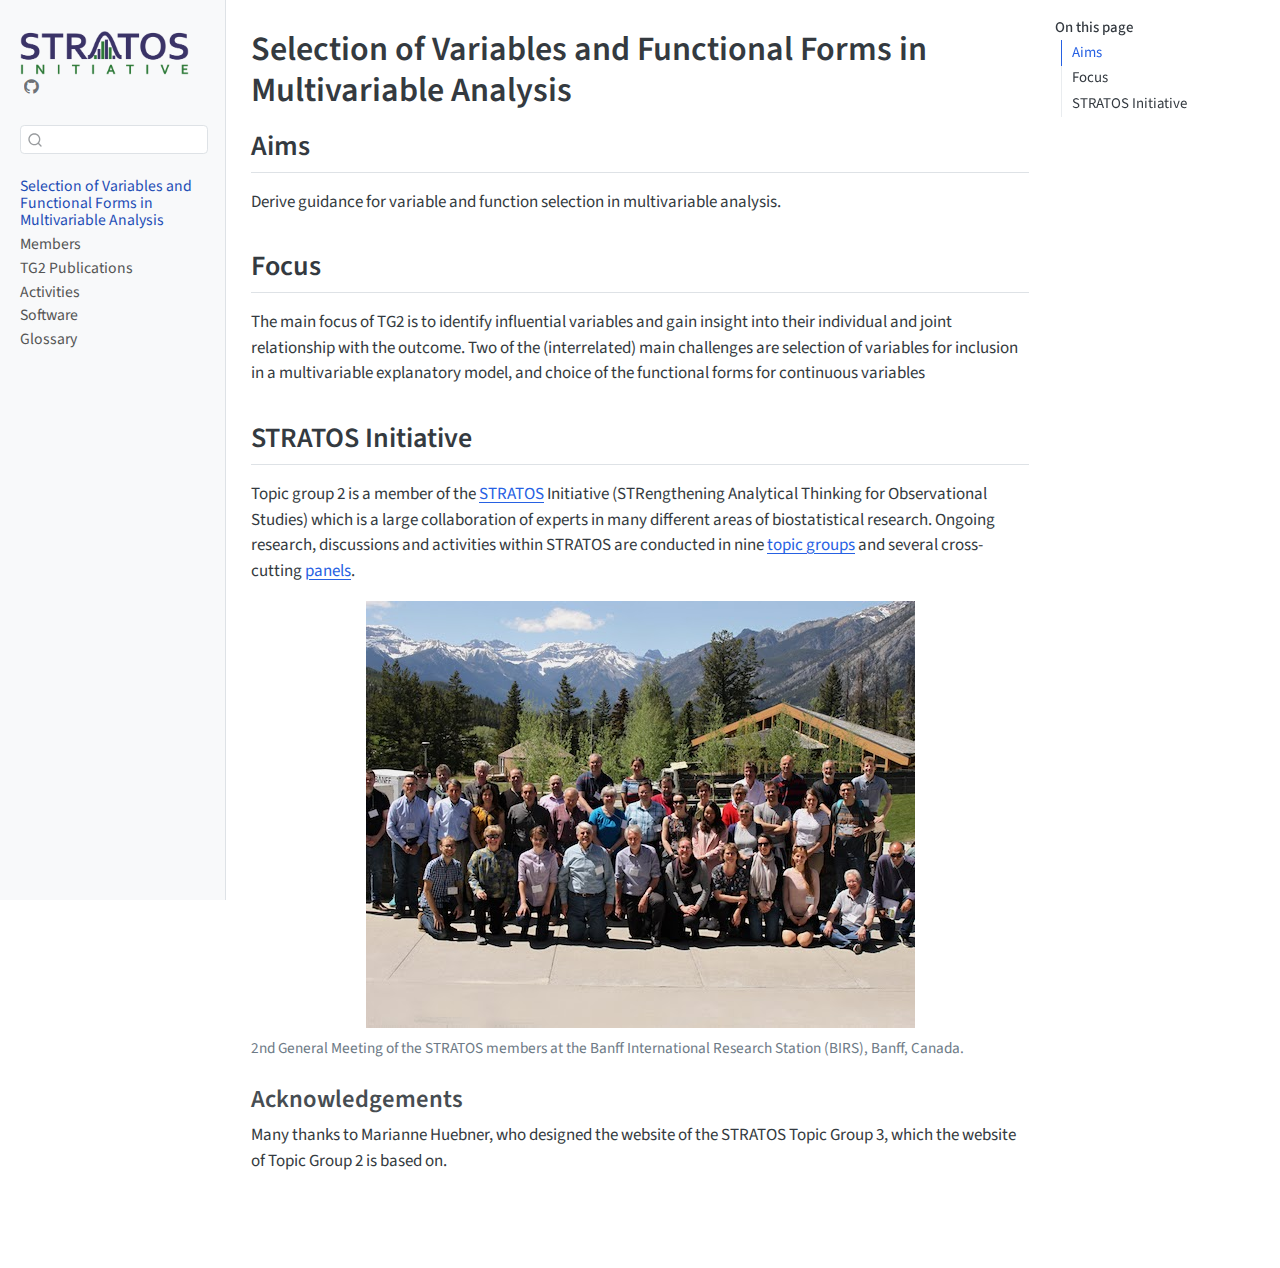
<file: index.html>
<!DOCTYPE html>
<html xmlns="http://www.w3.org/1999/xhtml" lang="en" xml:lang="en"><head>

<meta charset="utf-8">
<meta name="generator" content="quarto-1.6.43">

<meta name="viewport" content="width=device-width, initial-scale=1.0, user-scalable=yes">


<title>Selection of Variables and Functional Forms in Multivariable Analysis – STRATOS TG3: Initial Data Analysis</title>
<style>
code{white-space: pre-wrap;}
span.smallcaps{font-variant: small-caps;}
div.columns{display: flex; gap: min(4vw, 1.5em);}
div.column{flex: auto; overflow-x: auto;}
div.hanging-indent{margin-left: 1.5em; text-indent: -1.5em;}
ul.task-list{list-style: none;}
ul.task-list li input[type="checkbox"] {
  width: 0.8em;
  margin: 0 0.8em 0.2em -1em; /* quarto-specific, see https://github.com/quarto-dev/quarto-cli/issues/4556 */ 
  vertical-align: middle;
}
</style>


<script src="site_libs/quarto-nav/quarto-nav.js"></script>
<script src="site_libs/quarto-nav/headroom.min.js"></script>
<script src="site_libs/clipboard/clipboard.min.js"></script>
<script src="site_libs/quarto-search/autocomplete.umd.js"></script>
<script src="site_libs/quarto-search/fuse.min.js"></script>
<script src="site_libs/quarto-search/quarto-search.js"></script>
<meta name="quarto:offset" content="./">
<script src="site_libs/quarto-html/quarto.js"></script>
<script src="site_libs/quarto-html/popper.min.js"></script>
<script src="site_libs/quarto-html/tippy.umd.min.js"></script>
<script src="site_libs/quarto-html/anchor.min.js"></script>
<link href="site_libs/quarto-html/tippy.css" rel="stylesheet">
<link href="site_libs/quarto-html/quarto-syntax-highlighting-d4d76bf8491c20bad77d141916dc28e1.css" rel="stylesheet" id="quarto-text-highlighting-styles">
<script src="site_libs/bootstrap/bootstrap.min.js"></script>
<link href="site_libs/bootstrap/bootstrap-icons.css" rel="stylesheet">
<link href="site_libs/bootstrap/bootstrap-44d8862ff5335838008e1d1029e4056f.min.css" rel="stylesheet" append-hash="true" id="quarto-bootstrap" data-mode="light">
<script id="quarto-search-options" type="application/json">{
  "location": "sidebar",
  "copy-button": false,
  "collapse-after": 3,
  "panel-placement": "start",
  "type": "textbox",
  "limit": 50,
  "keyboard-shortcut": [
    "f",
    "/",
    "s"
  ],
  "show-item-context": false,
  "language": {
    "search-no-results-text": "No results",
    "search-matching-documents-text": "matching documents",
    "search-copy-link-title": "Copy link to search",
    "search-hide-matches-text": "Hide additional matches",
    "search-more-match-text": "more match in this document",
    "search-more-matches-text": "more matches in this document",
    "search-clear-button-title": "Clear",
    "search-text-placeholder": "",
    "search-detached-cancel-button-title": "Cancel",
    "search-submit-button-title": "Submit",
    "search-label": "Search"
  }
}</script>


<link rel="stylesheet" href="styles.css">
</head>

<body class="nav-sidebar docked">

<div id="quarto-search-results"></div>
  <header id="quarto-header" class="headroom fixed-top">
  <nav class="quarto-secondary-nav">
    <div class="container-fluid d-flex">
      <button type="button" class="quarto-btn-toggle btn" data-bs-toggle="collapse" role="button" data-bs-target=".quarto-sidebar-collapse-item" aria-controls="quarto-sidebar" aria-expanded="false" aria-label="Toggle sidebar navigation" onclick="if (window.quartoToggleHeadroom) { window.quartoToggleHeadroom(); }">
        <i class="bi bi-layout-text-sidebar-reverse"></i>
      </button>
        <nav class="quarto-page-breadcrumbs" aria-label="breadcrumb"><ol class="breadcrumb"><li class="breadcrumb-item"><a href="./index.html">Selection of Variables and Functional Forms in Multivariable Analysis</a></li></ol></nav>
        <a class="flex-grow-1" role="navigation" data-bs-toggle="collapse" data-bs-target=".quarto-sidebar-collapse-item" aria-controls="quarto-sidebar" aria-expanded="false" aria-label="Toggle sidebar navigation" onclick="if (window.quartoToggleHeadroom) { window.quartoToggleHeadroom(); }">      
        </a>
      <button type="button" class="btn quarto-search-button" aria-label="Search" onclick="window.quartoOpenSearch();">
        <i class="bi bi-search"></i>
      </button>
    </div>
  </nav>
</header>
<!-- content -->
<div id="quarto-content" class="quarto-container page-columns page-rows-contents page-layout-article">
<!-- sidebar -->
  <nav id="quarto-sidebar" class="sidebar collapse collapse-horizontal quarto-sidebar-collapse-item sidebar-navigation docked overflow-auto">
    <div class="pt-lg-2 mt-2 text-left sidebar-header">
      <a href="./index.html" class="sidebar-logo-link">
      <img src="./assets/stratos-color-transpbackgr.png" alt="" class="sidebar-logo py-0 d-lg-inline d-none">
      </a>
      <div class="sidebar-tools-main">
    <a href="https://github.com/stratosida/" title="" class="quarto-navigation-tool px-1" aria-label=""><i class="bi bi-github"></i></a>
</div>
      </div>
        <div class="mt-2 flex-shrink-0 align-items-center">
        <div class="sidebar-search">
        <div id="quarto-search" class="" title="Search"></div>
        </div>
        </div>
    <div class="sidebar-menu-container"> 
    <ul class="list-unstyled mt-1">
        <li class="sidebar-item">
  <div class="sidebar-item-container"> 
  <a href="./index.html" class="sidebar-item-text sidebar-link active">
 <span class="menu-text">Selection of Variables and Functional Forms in Multivariable Analysis</span></a>
  </div>
</li>
        <li class="sidebar-item">
  <div class="sidebar-item-container"> 
  <a href="./members.html" class="sidebar-item-text sidebar-link">
 <span class="menu-text">Members</span></a>
  </div>
</li>
        <li class="sidebar-item">
  <div class="sidebar-item-container"> 
  <a href="./papers.html" class="sidebar-item-text sidebar-link">
 <span class="menu-text">TG2 Publications</span></a>
  </div>
</li>
        <li class="sidebar-item">
  <div class="sidebar-item-container"> 
  <a href="./activities.html" class="sidebar-item-text sidebar-link">
 <span class="menu-text">Activities</span></a>
  </div>
</li>
        <li class="sidebar-item">
  <div class="sidebar-item-container"> 
  <a href="./resources.html" class="sidebar-item-text sidebar-link">
 <span class="menu-text">Software</span></a>
  </div>
</li>
        <li class="sidebar-item">
  <div class="sidebar-item-container"> 
  <a href="./glossary.html" class="sidebar-item-text sidebar-link">
 <span class="menu-text">Glossary</span></a>
  </div>
</li>
    </ul>
    </div>
</nav>
<div id="quarto-sidebar-glass" class="quarto-sidebar-collapse-item" data-bs-toggle="collapse" data-bs-target=".quarto-sidebar-collapse-item"></div>
<!-- margin-sidebar -->
    <div id="quarto-margin-sidebar" class="sidebar margin-sidebar">
        <nav id="TOC" role="doc-toc" class="toc-active">
    <h2 id="toc-title">On this page</h2>
   
  <ul>
  <li><a href="#aims" id="toc-aims" class="nav-link active" data-scroll-target="#aims">Aims</a></li>
  <li><a href="#focus" id="toc-focus" class="nav-link" data-scroll-target="#focus">Focus</a></li>
  <li><a href="#stratos-initiative" id="toc-stratos-initiative" class="nav-link" data-scroll-target="#stratos-initiative">STRATOS Initiative</a>
  <ul class="collapse">
  <li><a href="#acknowledgements" id="toc-acknowledgements" class="nav-link" data-scroll-target="#acknowledgements">Acknowledgements</a></li>
  </ul></li>
  </ul>
</nav>
    </div>
<!-- main -->
<main class="content" id="quarto-document-content">

<header id="title-block-header" class="quarto-title-block default">
<div class="quarto-title">
<h1 class="title">Selection of Variables and Functional Forms in Multivariable Analysis</h1>
</div>



<div class="quarto-title-meta">

    
  
    
  </div>
  


</header>


<section id="aims" class="level2">
<h2 class="anchored" data-anchor-id="aims">Aims</h2>
<p>Derive guidance for variable and function selection in multivariable analysis.</p>
</section>
<section id="focus" class="level2">
<h2 class="anchored" data-anchor-id="focus">Focus</h2>
<p>The main focus of TG2 is to identify influential variables and gain insight into their individual and joint relationship with the outcome. Two of the (interrelated) main challenges are selection of variables for inclusion in a multivariable explanatory model, and choice of the functional forms for continuous variables</p>
</section>
<section id="stratos-initiative" class="level2">
<h2 class="anchored" data-anchor-id="stratos-initiative">STRATOS Initiative</h2>
<p>Topic group 2 is a member of the <a href="https://stratos-initiative.org">STRATOS</a> Initiative (STRengthening Analytical Thinking for Observational Studies) which is a large collaboration of experts in many different areas of biostatistical research. Ongoing research, discussions and activities within STRATOS are conducted in nine <a href="https://stratos-initiative.org/en/groups">topic groups</a> and several cross-cutting <a href="https://stratos-initiative.org/en/panels">panels</a>.</p>
<div class="quarto-figure quarto-figure-center">
<figure class="figure">
<p><img src="assets/STRATOS_Banff_second_meeting.png" class="img-fluid figure-img"></p>
<figcaption>2nd General Meeting of the STRATOS members at the Banff International Research Station (BIRS), Banff, Canada.</figcaption>
</figure>
</div>
<section id="acknowledgements" class="level3">
<h3 class="anchored" data-anchor-id="acknowledgements">Acknowledgements</h3>
<p>Many thanks to Marianne Huebner, who designed the website of the STRATOS Topic Group 3, which the website of Topic Group 2 is based on.</p>


</section>
</section>

</main> <!-- /main -->
<script id="quarto-html-after-body" type="application/javascript">
window.document.addEventListener("DOMContentLoaded", function (event) {
  const toggleBodyColorMode = (bsSheetEl) => {
    const mode = bsSheetEl.getAttribute("data-mode");
    const bodyEl = window.document.querySelector("body");
    if (mode === "dark") {
      bodyEl.classList.add("quarto-dark");
      bodyEl.classList.remove("quarto-light");
    } else {
      bodyEl.classList.add("quarto-light");
      bodyEl.classList.remove("quarto-dark");
    }
  }
  const toggleBodyColorPrimary = () => {
    const bsSheetEl = window.document.querySelector("link#quarto-bootstrap");
    if (bsSheetEl) {
      toggleBodyColorMode(bsSheetEl);
    }
  }
  toggleBodyColorPrimary();  
  const icon = "";
  const anchorJS = new window.AnchorJS();
  anchorJS.options = {
    placement: 'right',
    icon: icon
  };
  anchorJS.add('.anchored');
  const isCodeAnnotation = (el) => {
    for (const clz of el.classList) {
      if (clz.startsWith('code-annotation-')) {                     
        return true;
      }
    }
    return false;
  }
  const onCopySuccess = function(e) {
    // button target
    const button = e.trigger;
    // don't keep focus
    button.blur();
    // flash "checked"
    button.classList.add('code-copy-button-checked');
    var currentTitle = button.getAttribute("title");
    button.setAttribute("title", "Copied!");
    let tooltip;
    if (window.bootstrap) {
      button.setAttribute("data-bs-toggle", "tooltip");
      button.setAttribute("data-bs-placement", "left");
      button.setAttribute("data-bs-title", "Copied!");
      tooltip = new bootstrap.Tooltip(button, 
        { trigger: "manual", 
          customClass: "code-copy-button-tooltip",
          offset: [0, -8]});
      tooltip.show();    
    }
    setTimeout(function() {
      if (tooltip) {
        tooltip.hide();
        button.removeAttribute("data-bs-title");
        button.removeAttribute("data-bs-toggle");
        button.removeAttribute("data-bs-placement");
      }
      button.setAttribute("title", currentTitle);
      button.classList.remove('code-copy-button-checked');
    }, 1000);
    // clear code selection
    e.clearSelection();
  }
  const getTextToCopy = function(trigger) {
      const codeEl = trigger.previousElementSibling.cloneNode(true);
      for (const childEl of codeEl.children) {
        if (isCodeAnnotation(childEl)) {
          childEl.remove();
        }
      }
      return codeEl.innerText;
  }
  const clipboard = new window.ClipboardJS('.code-copy-button:not([data-in-quarto-modal])', {
    text: getTextToCopy
  });
  clipboard.on('success', onCopySuccess);
  if (window.document.getElementById('quarto-embedded-source-code-modal')) {
    const clipboardModal = new window.ClipboardJS('.code-copy-button[data-in-quarto-modal]', {
      text: getTextToCopy,
      container: window.document.getElementById('quarto-embedded-source-code-modal')
    });
    clipboardModal.on('success', onCopySuccess);
  }
    var localhostRegex = new RegExp(/^(?:http|https):\/\/localhost\:?[0-9]*\//);
    var mailtoRegex = new RegExp(/^mailto:/);
      var filterRegex = new RegExp("https:\/\/stratosida\.github\.io\/");
    var isInternal = (href) => {
        return filterRegex.test(href) || localhostRegex.test(href) || mailtoRegex.test(href);
    }
    // Inspect non-navigation links and adorn them if external
 	var links = window.document.querySelectorAll('a[href]:not(.nav-link):not(.navbar-brand):not(.toc-action):not(.sidebar-link):not(.sidebar-item-toggle):not(.pagination-link):not(.no-external):not([aria-hidden]):not(.dropdown-item):not(.quarto-navigation-tool):not(.about-link)');
    for (var i=0; i<links.length; i++) {
      const link = links[i];
      if (!isInternal(link.href)) {
        // undo the damage that might have been done by quarto-nav.js in the case of
        // links that we want to consider external
        if (link.dataset.originalHref !== undefined) {
          link.href = link.dataset.originalHref;
        }
      }
    }
  function tippyHover(el, contentFn, onTriggerFn, onUntriggerFn) {
    const config = {
      allowHTML: true,
      maxWidth: 500,
      delay: 100,
      arrow: false,
      appendTo: function(el) {
          return el.parentElement;
      },
      interactive: true,
      interactiveBorder: 10,
      theme: 'quarto',
      placement: 'bottom-start',
    };
    if (contentFn) {
      config.content = contentFn;
    }
    if (onTriggerFn) {
      config.onTrigger = onTriggerFn;
    }
    if (onUntriggerFn) {
      config.onUntrigger = onUntriggerFn;
    }
    window.tippy(el, config); 
  }
  const noterefs = window.document.querySelectorAll('a[role="doc-noteref"]');
  for (var i=0; i<noterefs.length; i++) {
    const ref = noterefs[i];
    tippyHover(ref, function() {
      // use id or data attribute instead here
      let href = ref.getAttribute('data-footnote-href') || ref.getAttribute('href');
      try { href = new URL(href).hash; } catch {}
      const id = href.replace(/^#\/?/, "");
      const note = window.document.getElementById(id);
      if (note) {
        return note.innerHTML;
      } else {
        return "";
      }
    });
  }
  const xrefs = window.document.querySelectorAll('a.quarto-xref');
  const processXRef = (id, note) => {
    // Strip column container classes
    const stripColumnClz = (el) => {
      el.classList.remove("page-full", "page-columns");
      if (el.children) {
        for (const child of el.children) {
          stripColumnClz(child);
        }
      }
    }
    stripColumnClz(note)
    if (id === null || id.startsWith('sec-')) {
      // Special case sections, only their first couple elements
      const container = document.createElement("div");
      if (note.children && note.children.length > 2) {
        container.appendChild(note.children[0].cloneNode(true));
        for (let i = 1; i < note.children.length; i++) {
          const child = note.children[i];
          if (child.tagName === "P" && child.innerText === "") {
            continue;
          } else {
            container.appendChild(child.cloneNode(true));
            break;
          }
        }
        if (window.Quarto?.typesetMath) {
          window.Quarto.typesetMath(container);
        }
        return container.innerHTML
      } else {
        if (window.Quarto?.typesetMath) {
          window.Quarto.typesetMath(note);
        }
        return note.innerHTML;
      }
    } else {
      // Remove any anchor links if they are present
      const anchorLink = note.querySelector('a.anchorjs-link');
      if (anchorLink) {
        anchorLink.remove();
      }
      if (window.Quarto?.typesetMath) {
        window.Quarto.typesetMath(note);
      }
      if (note.classList.contains("callout")) {
        return note.outerHTML;
      } else {
        return note.innerHTML;
      }
    }
  }
  for (var i=0; i<xrefs.length; i++) {
    const xref = xrefs[i];
    tippyHover(xref, undefined, function(instance) {
      instance.disable();
      let url = xref.getAttribute('href');
      let hash = undefined; 
      if (url.startsWith('#')) {
        hash = url;
      } else {
        try { hash = new URL(url).hash; } catch {}
      }
      if (hash) {
        const id = hash.replace(/^#\/?/, "");
        const note = window.document.getElementById(id);
        if (note !== null) {
          try {
            const html = processXRef(id, note.cloneNode(true));
            instance.setContent(html);
          } finally {
            instance.enable();
            instance.show();
          }
        } else {
          // See if we can fetch this
          fetch(url.split('#')[0])
          .then(res => res.text())
          .then(html => {
            const parser = new DOMParser();
            const htmlDoc = parser.parseFromString(html, "text/html");
            const note = htmlDoc.getElementById(id);
            if (note !== null) {
              const html = processXRef(id, note);
              instance.setContent(html);
            } 
          }).finally(() => {
            instance.enable();
            instance.show();
          });
        }
      } else {
        // See if we can fetch a full url (with no hash to target)
        // This is a special case and we should probably do some content thinning / targeting
        fetch(url)
        .then(res => res.text())
        .then(html => {
          const parser = new DOMParser();
          const htmlDoc = parser.parseFromString(html, "text/html");
          const note = htmlDoc.querySelector('main.content');
          if (note !== null) {
            // This should only happen for chapter cross references
            // (since there is no id in the URL)
            // remove the first header
            if (note.children.length > 0 && note.children[0].tagName === "HEADER") {
              note.children[0].remove();
            }
            const html = processXRef(null, note);
            instance.setContent(html);
          } 
        }).finally(() => {
          instance.enable();
          instance.show();
        });
      }
    }, function(instance) {
    });
  }
      let selectedAnnoteEl;
      const selectorForAnnotation = ( cell, annotation) => {
        let cellAttr = 'data-code-cell="' + cell + '"';
        let lineAttr = 'data-code-annotation="' +  annotation + '"';
        const selector = 'span[' + cellAttr + '][' + lineAttr + ']';
        return selector;
      }
      const selectCodeLines = (annoteEl) => {
        const doc = window.document;
        const targetCell = annoteEl.getAttribute("data-target-cell");
        const targetAnnotation = annoteEl.getAttribute("data-target-annotation");
        const annoteSpan = window.document.querySelector(selectorForAnnotation(targetCell, targetAnnotation));
        const lines = annoteSpan.getAttribute("data-code-lines").split(",");
        const lineIds = lines.map((line) => {
          return targetCell + "-" + line;
        })
        let top = null;
        let height = null;
        let parent = null;
        if (lineIds.length > 0) {
            //compute the position of the single el (top and bottom and make a div)
            const el = window.document.getElementById(lineIds[0]);
            top = el.offsetTop;
            height = el.offsetHeight;
            parent = el.parentElement.parentElement;
          if (lineIds.length > 1) {
            const lastEl = window.document.getElementById(lineIds[lineIds.length - 1]);
            const bottom = lastEl.offsetTop + lastEl.offsetHeight;
            height = bottom - top;
          }
          if (top !== null && height !== null && parent !== null) {
            // cook up a div (if necessary) and position it 
            let div = window.document.getElementById("code-annotation-line-highlight");
            if (div === null) {
              div = window.document.createElement("div");
              div.setAttribute("id", "code-annotation-line-highlight");
              div.style.position = 'absolute';
              parent.appendChild(div);
            }
            div.style.top = top - 2 + "px";
            div.style.height = height + 4 + "px";
            div.style.left = 0;
            let gutterDiv = window.document.getElementById("code-annotation-line-highlight-gutter");
            if (gutterDiv === null) {
              gutterDiv = window.document.createElement("div");
              gutterDiv.setAttribute("id", "code-annotation-line-highlight-gutter");
              gutterDiv.style.position = 'absolute';
              const codeCell = window.document.getElementById(targetCell);
              const gutter = codeCell.querySelector('.code-annotation-gutter');
              gutter.appendChild(gutterDiv);
            }
            gutterDiv.style.top = top - 2 + "px";
            gutterDiv.style.height = height + 4 + "px";
          }
          selectedAnnoteEl = annoteEl;
        }
      };
      const unselectCodeLines = () => {
        const elementsIds = ["code-annotation-line-highlight", "code-annotation-line-highlight-gutter"];
        elementsIds.forEach((elId) => {
          const div = window.document.getElementById(elId);
          if (div) {
            div.remove();
          }
        });
        selectedAnnoteEl = undefined;
      };
        // Handle positioning of the toggle
    window.addEventListener(
      "resize",
      throttle(() => {
        elRect = undefined;
        if (selectedAnnoteEl) {
          selectCodeLines(selectedAnnoteEl);
        }
      }, 10)
    );
    function throttle(fn, ms) {
    let throttle = false;
    let timer;
      return (...args) => {
        if(!throttle) { // first call gets through
            fn.apply(this, args);
            throttle = true;
        } else { // all the others get throttled
            if(timer) clearTimeout(timer); // cancel #2
            timer = setTimeout(() => {
              fn.apply(this, args);
              timer = throttle = false;
            }, ms);
        }
      };
    }
      // Attach click handler to the DT
      const annoteDls = window.document.querySelectorAll('dt[data-target-cell]');
      for (const annoteDlNode of annoteDls) {
        annoteDlNode.addEventListener('click', (event) => {
          const clickedEl = event.target;
          if (clickedEl !== selectedAnnoteEl) {
            unselectCodeLines();
            const activeEl = window.document.querySelector('dt[data-target-cell].code-annotation-active');
            if (activeEl) {
              activeEl.classList.remove('code-annotation-active');
            }
            selectCodeLines(clickedEl);
            clickedEl.classList.add('code-annotation-active');
          } else {
            // Unselect the line
            unselectCodeLines();
            clickedEl.classList.remove('code-annotation-active');
          }
        });
      }
  const findCites = (el) => {
    const parentEl = el.parentElement;
    if (parentEl) {
      const cites = parentEl.dataset.cites;
      if (cites) {
        return {
          el,
          cites: cites.split(' ')
        };
      } else {
        return findCites(el.parentElement)
      }
    } else {
      return undefined;
    }
  };
  var bibliorefs = window.document.querySelectorAll('a[role="doc-biblioref"]');
  for (var i=0; i<bibliorefs.length; i++) {
    const ref = bibliorefs[i];
    const citeInfo = findCites(ref);
    if (citeInfo) {
      tippyHover(citeInfo.el, function() {
        var popup = window.document.createElement('div');
        citeInfo.cites.forEach(function(cite) {
          var citeDiv = window.document.createElement('div');
          citeDiv.classList.add('hanging-indent');
          citeDiv.classList.add('csl-entry');
          var biblioDiv = window.document.getElementById('ref-' + cite);
          if (biblioDiv) {
            citeDiv.innerHTML = biblioDiv.innerHTML;
          }
          popup.appendChild(citeDiv);
        });
        return popup.innerHTML;
      });
    }
  }
});
</script>
</div> <!-- /content -->




</body></html>
</file>
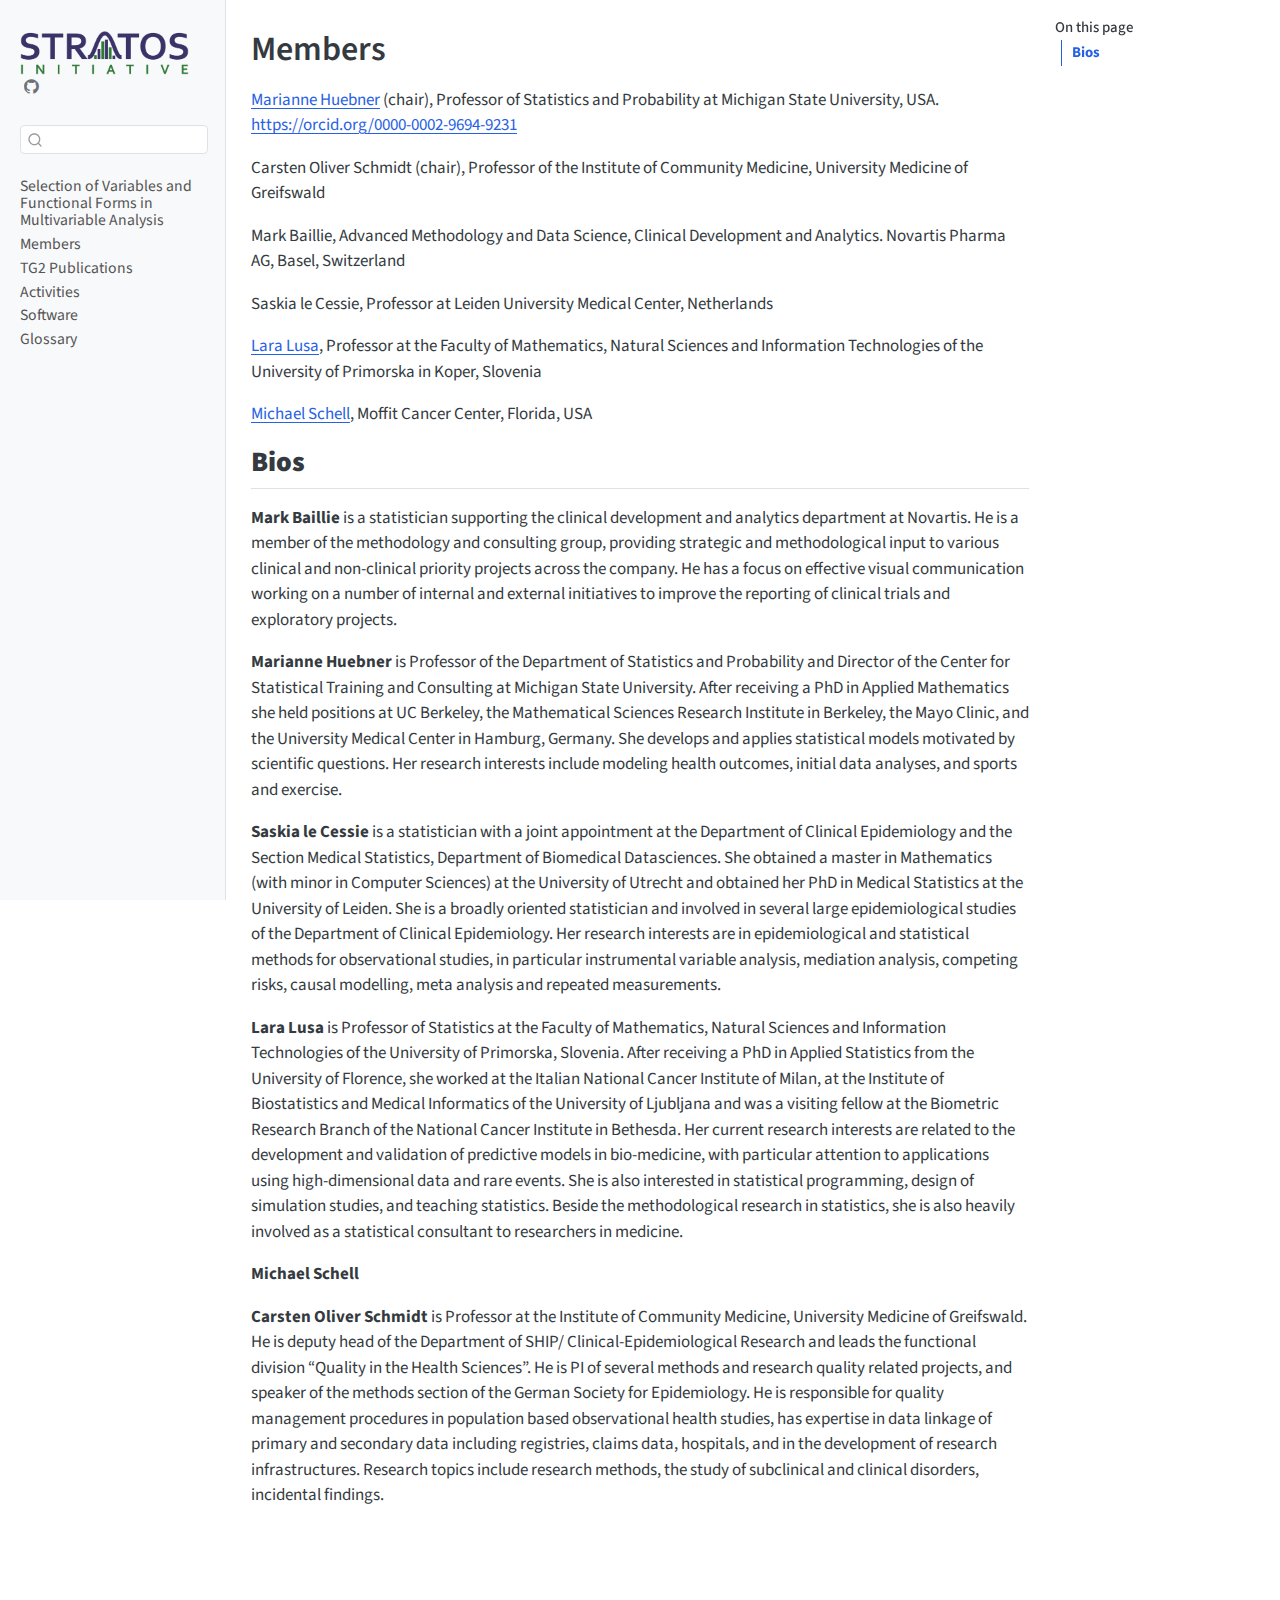
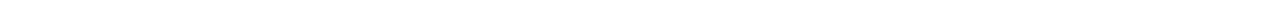
<file: about.html>
<!DOCTYPE html>
<html xmlns="http://www.w3.org/1999/xhtml" lang="en" xml:lang="en"><head>

<meta charset="utf-8">
<meta name="generator" content="quarto-1.6.43">

<meta name="viewport" content="width=device-width, initial-scale=1.0, user-scalable=yes">


<title>Members – STRATOS TG3: Initial Data Analysis</title>
<style>
code{white-space: pre-wrap;}
span.smallcaps{font-variant: small-caps;}
div.columns{display: flex; gap: min(4vw, 1.5em);}
div.column{flex: auto; overflow-x: auto;}
div.hanging-indent{margin-left: 1.5em; text-indent: -1.5em;}
ul.task-list{list-style: none;}
ul.task-list li input[type="checkbox"] {
  width: 0.8em;
  margin: 0 0.8em 0.2em -1em; /* quarto-specific, see https://github.com/quarto-dev/quarto-cli/issues/4556 */ 
  vertical-align: middle;
}
</style>


<script src="site_libs/quarto-nav/quarto-nav.js"></script>
<script src="site_libs/quarto-nav/headroom.min.js"></script>
<script src="site_libs/clipboard/clipboard.min.js"></script>
<script src="site_libs/quarto-search/autocomplete.umd.js"></script>
<script src="site_libs/quarto-search/fuse.min.js"></script>
<script src="site_libs/quarto-search/quarto-search.js"></script>
<meta name="quarto:offset" content="./">
<script src="site_libs/quarto-html/quarto.js"></script>
<script src="site_libs/quarto-html/popper.min.js"></script>
<script src="site_libs/quarto-html/tippy.umd.min.js"></script>
<script src="site_libs/quarto-html/anchor.min.js"></script>
<link href="site_libs/quarto-html/tippy.css" rel="stylesheet">
<link href="site_libs/quarto-html/quarto-syntax-highlighting-d4d76bf8491c20bad77d141916dc28e1.css" rel="stylesheet" id="quarto-text-highlighting-styles">
<script src="site_libs/bootstrap/bootstrap.min.js"></script>
<link href="site_libs/bootstrap/bootstrap-icons.css" rel="stylesheet">
<link href="site_libs/bootstrap/bootstrap-44d8862ff5335838008e1d1029e4056f.min.css" rel="stylesheet" append-hash="true" id="quarto-bootstrap" data-mode="light">
<script id="quarto-search-options" type="application/json">{
  "location": "sidebar",
  "copy-button": false,
  "collapse-after": 3,
  "panel-placement": "start",
  "type": "textbox",
  "limit": 50,
  "keyboard-shortcut": [
    "f",
    "/",
    "s"
  ],
  "show-item-context": false,
  "language": {
    "search-no-results-text": "No results",
    "search-matching-documents-text": "matching documents",
    "search-copy-link-title": "Copy link to search",
    "search-hide-matches-text": "Hide additional matches",
    "search-more-match-text": "more match in this document",
    "search-more-matches-text": "more matches in this document",
    "search-clear-button-title": "Clear",
    "search-text-placeholder": "",
    "search-detached-cancel-button-title": "Cancel",
    "search-submit-button-title": "Submit",
    "search-label": "Search"
  }
}</script>


<link rel="stylesheet" href="styles.css">
</head>

<body class="nav-sidebar docked">

<div id="quarto-search-results"></div>
  <header id="quarto-header" class="headroom fixed-top">
  <nav class="quarto-secondary-nav">
    <div class="container-fluid d-flex">
      <button type="button" class="quarto-btn-toggle btn" data-bs-toggle="collapse" role="button" data-bs-target=".quarto-sidebar-collapse-item" aria-controls="quarto-sidebar" aria-expanded="false" aria-label="Toggle sidebar navigation" onclick="if (window.quartoToggleHeadroom) { window.quartoToggleHeadroom(); }">
        <i class="bi bi-layout-text-sidebar-reverse"></i>
      </button>
        <nav class="quarto-page-breadcrumbs" aria-label="breadcrumb"><ol class="breadcrumb"><li class="breadcrumb-item">Members</li></ol></nav>
        <a class="flex-grow-1" role="navigation" data-bs-toggle="collapse" data-bs-target=".quarto-sidebar-collapse-item" aria-controls="quarto-sidebar" aria-expanded="false" aria-label="Toggle sidebar navigation" onclick="if (window.quartoToggleHeadroom) { window.quartoToggleHeadroom(); }">      
        </a>
      <button type="button" class="btn quarto-search-button" aria-label="Search" onclick="window.quartoOpenSearch();">
        <i class="bi bi-search"></i>
      </button>
    </div>
  </nav>
</header>
<!-- content -->
<div id="quarto-content" class="quarto-container page-columns page-rows-contents page-layout-article">
<!-- sidebar -->
  <nav id="quarto-sidebar" class="sidebar collapse collapse-horizontal quarto-sidebar-collapse-item sidebar-navigation docked overflow-auto">
    <div class="pt-lg-2 mt-2 text-left sidebar-header">
      <a href="./index.html" class="sidebar-logo-link">
      <img src="./assets/stratos-color-transpbackgr.png" alt="" class="sidebar-logo py-0 d-lg-inline d-none">
      </a>
      <div class="sidebar-tools-main">
    <a href="https://github.com/stratosida/" title="" class="quarto-navigation-tool px-1" aria-label=""><i class="bi bi-github"></i></a>
</div>
      </div>
        <div class="mt-2 flex-shrink-0 align-items-center">
        <div class="sidebar-search">
        <div id="quarto-search" class="" title="Search"></div>
        </div>
        </div>
    <div class="sidebar-menu-container"> 
    <ul class="list-unstyled mt-1">
        <li class="sidebar-item">
  <div class="sidebar-item-container"> 
  <a href="./index.html" class="sidebar-item-text sidebar-link">
 <span class="menu-text">Selection of Variables and Functional Forms in Multivariable Analysis</span></a>
  </div>
</li>
        <li class="sidebar-item">
  <div class="sidebar-item-container"> 
  <a href="./members.html" class="sidebar-item-text sidebar-link">
 <span class="menu-text">Members</span></a>
  </div>
</li>
        <li class="sidebar-item">
  <div class="sidebar-item-container"> 
  <a href="./papers.html" class="sidebar-item-text sidebar-link">
 <span class="menu-text">TG2 Publications</span></a>
  </div>
</li>
        <li class="sidebar-item">
  <div class="sidebar-item-container"> 
  <a href="./activities.html" class="sidebar-item-text sidebar-link">
 <span class="menu-text">Activities</span></a>
  </div>
</li>
        <li class="sidebar-item">
  <div class="sidebar-item-container"> 
  <a href="./resources.html" class="sidebar-item-text sidebar-link">
 <span class="menu-text">Software</span></a>
  </div>
</li>
        <li class="sidebar-item">
  <div class="sidebar-item-container"> 
  <a href="./glossary.html" class="sidebar-item-text sidebar-link">
 <span class="menu-text">Glossary</span></a>
  </div>
</li>
    </ul>
    </div>
</nav>
<div id="quarto-sidebar-glass" class="quarto-sidebar-collapse-item" data-bs-toggle="collapse" data-bs-target=".quarto-sidebar-collapse-item"></div>
<!-- margin-sidebar -->
    <div id="quarto-margin-sidebar" class="sidebar margin-sidebar">
        <nav id="TOC" role="doc-toc" class="toc-active">
    <h2 id="toc-title">On this page</h2>
   
  <ul>
  <li><a href="#bios" id="toc-bios" class="nav-link active" data-scroll-target="#bios"><strong>Bios</strong></a></li>
  </ul>
</nav>
    </div>
<!-- main -->
<main class="content" id="quarto-document-content">

<header id="title-block-header" class="quarto-title-block default">
<div class="quarto-title">
<h1 class="title">Members</h1>
</div>



<div class="quarto-title-meta">

    
  
    
  </div>
  


</header>


<p><a href="https://cstat.msu.edu/people/marianne-huebner-phd-sheher">Marianne Huebner</a> (chair), Professor of Statistics and Probability at Michigan State University, USA. <a href="https://orcid.org/0000-0002-9694-9231" class="uri">https://orcid.org/0000-0002-9694-9231</a></p>
<p>Carsten Oliver Schmidt (chair), Professor of the Institute of Community Medicine, University Medicine of Greifswald</p>
<p>Mark Baillie, Advanced Methodology and Data Science, Clinical Development and Analytics. Novartis Pharma AG, Basel, Switzerland</p>
<p>Saskia le Cessie, Professor at Leiden University Medical Center, Netherlands</p>
<p><a href="https://www.famnit.upr.si/sl/zaposleni-in-sodelavci/lara.lusa/">Lara Lusa</a>, Professor at the Faculty of Mathematics, Natural Sciences and Information Technologies of the University of Primorska in Koper, Slovenia</p>
<p><a href="https://www.moffitt.org/research-science/researchers/michael-schell/">Michael Schell</a>, Moffit Cancer Center, Florida, USA</p>
<section id="bios" class="level2">
<h2 class="anchored" data-anchor-id="bios"><strong>Bios</strong></h2>
<p><strong>Mark Baillie</strong> is a statistician supporting the clinical development and analytics department at Novartis. He is a member of the methodology and consulting group, providing strategic and methodological input to various clinical and non-clinical priority projects across the company. He has a focus on effective visual communication working on a number of internal and external initiatives to improve the reporting of clinical trials and exploratory projects.</p>
<p><strong>Marianne Huebner</strong> is Professor of the Department of Statistics and Probability and Director of the Center for Statistical Training and Consulting at Michigan State University. After receiving a PhD in Applied Mathematics she held positions at UC Berkeley, the Mathematical Sciences Research Institute in Berkeley, the Mayo Clinic, and the University Medical Center in Hamburg, Germany. She develops and applies statistical models motivated by scientific questions. Her research interests include modeling health outcomes, initial data analyses, and sports and exercise.</p>
<p><strong>Saskia le Cessie</strong> is a statistician with a joint appointment at the Department of Clinical Epidemiology and the Section Medical Statistics, Department of Biomedical Datasciences. She obtained a master in Mathematics (with minor in Computer Sciences) at the University of Utrecht and obtained her PhD in Medical Statistics at the University of Leiden. She is a broadly oriented statistician and involved in several large epidemiological studies of the Department of Clinical Epidemiology. Her research interests are in epidemiological and statistical methods for observational studies, in particular instrumental variable analysis, mediation analysis, competing risks, causal modelling, meta analysis and repeated measurements.</p>
<p><strong>Lara Lusa</strong> is Professor of Statistics at the Faculty of Mathematics, Natural Sciences and Information Technologies of the University of Primorska, Slovenia. After receiving a PhD in Applied Statistics from the University of Florence, she worked at the Italian National Cancer Institute of Milan, at the Institute of Biostatistics and Medical Informatics of the University of Ljubljana and was a visiting fellow at the Biometric Research Branch of the National Cancer Institute in Bethesda. Her current research interests are related to the development and validation of predictive models in bio‐medicine, with particular attention to applications using high‐dimensional data and rare events. She is also interested in statistical programming, design of simulation studies, and teaching statistics. Beside the methodological research in statistics, she is also heavily involved as a statistical consultant to researchers in medicine.</p>
<p><strong>Michael Schell</strong></p>
<p><strong>Carsten Oliver Schmidt</strong> is Professor at the Institute of Community Medicine, University Medicine of Greifswald. He is deputy head of the Department of SHIP/ Clinical-Epidemiological Research and leads the functional division “Quality in the Health Sciences”. He is PI of several methods and research quality related projects, and speaker of the methods section of the German Society for Epidemiology. He is responsible for quality management procedures in population based observational health studies, has expertise in data linkage of primary and secondary data including registries, claims data, hospitals, and in the development of research infrastructures. Research topics include research methods, the study of subclinical and clinical disorders, incidental findings.</p>


</section>

</main> <!-- /main -->
<script id="quarto-html-after-body" type="application/javascript">
window.document.addEventListener("DOMContentLoaded", function (event) {
  const toggleBodyColorMode = (bsSheetEl) => {
    const mode = bsSheetEl.getAttribute("data-mode");
    const bodyEl = window.document.querySelector("body");
    if (mode === "dark") {
      bodyEl.classList.add("quarto-dark");
      bodyEl.classList.remove("quarto-light");
    } else {
      bodyEl.classList.add("quarto-light");
      bodyEl.classList.remove("quarto-dark");
    }
  }
  const toggleBodyColorPrimary = () => {
    const bsSheetEl = window.document.querySelector("link#quarto-bootstrap");
    if (bsSheetEl) {
      toggleBodyColorMode(bsSheetEl);
    }
  }
  toggleBodyColorPrimary();  
  const icon = "";
  const anchorJS = new window.AnchorJS();
  anchorJS.options = {
    placement: 'right',
    icon: icon
  };
  anchorJS.add('.anchored');
  const isCodeAnnotation = (el) => {
    for (const clz of el.classList) {
      if (clz.startsWith('code-annotation-')) {                     
        return true;
      }
    }
    return false;
  }
  const onCopySuccess = function(e) {
    // button target
    const button = e.trigger;
    // don't keep focus
    button.blur();
    // flash "checked"
    button.classList.add('code-copy-button-checked');
    var currentTitle = button.getAttribute("title");
    button.setAttribute("title", "Copied!");
    let tooltip;
    if (window.bootstrap) {
      button.setAttribute("data-bs-toggle", "tooltip");
      button.setAttribute("data-bs-placement", "left");
      button.setAttribute("data-bs-title", "Copied!");
      tooltip = new bootstrap.Tooltip(button, 
        { trigger: "manual", 
          customClass: "code-copy-button-tooltip",
          offset: [0, -8]});
      tooltip.show();    
    }
    setTimeout(function() {
      if (tooltip) {
        tooltip.hide();
        button.removeAttribute("data-bs-title");
        button.removeAttribute("data-bs-toggle");
        button.removeAttribute("data-bs-placement");
      }
      button.setAttribute("title", currentTitle);
      button.classList.remove('code-copy-button-checked');
    }, 1000);
    // clear code selection
    e.clearSelection();
  }
  const getTextToCopy = function(trigger) {
      const codeEl = trigger.previousElementSibling.cloneNode(true);
      for (const childEl of codeEl.children) {
        if (isCodeAnnotation(childEl)) {
          childEl.remove();
        }
      }
      return codeEl.innerText;
  }
  const clipboard = new window.ClipboardJS('.code-copy-button:not([data-in-quarto-modal])', {
    text: getTextToCopy
  });
  clipboard.on('success', onCopySuccess);
  if (window.document.getElementById('quarto-embedded-source-code-modal')) {
    const clipboardModal = new window.ClipboardJS('.code-copy-button[data-in-quarto-modal]', {
      text: getTextToCopy,
      container: window.document.getElementById('quarto-embedded-source-code-modal')
    });
    clipboardModal.on('success', onCopySuccess);
  }
    var localhostRegex = new RegExp(/^(?:http|https):\/\/localhost\:?[0-9]*\//);
    var mailtoRegex = new RegExp(/^mailto:/);
      var filterRegex = new RegExp("https:\/\/stratosida\.github\.io\/");
    var isInternal = (href) => {
        return filterRegex.test(href) || localhostRegex.test(href) || mailtoRegex.test(href);
    }
    // Inspect non-navigation links and adorn them if external
 	var links = window.document.querySelectorAll('a[href]:not(.nav-link):not(.navbar-brand):not(.toc-action):not(.sidebar-link):not(.sidebar-item-toggle):not(.pagination-link):not(.no-external):not([aria-hidden]):not(.dropdown-item):not(.quarto-navigation-tool):not(.about-link)');
    for (var i=0; i<links.length; i++) {
      const link = links[i];
      if (!isInternal(link.href)) {
        // undo the damage that might have been done by quarto-nav.js in the case of
        // links that we want to consider external
        if (link.dataset.originalHref !== undefined) {
          link.href = link.dataset.originalHref;
        }
      }
    }
  function tippyHover(el, contentFn, onTriggerFn, onUntriggerFn) {
    const config = {
      allowHTML: true,
      maxWidth: 500,
      delay: 100,
      arrow: false,
      appendTo: function(el) {
          return el.parentElement;
      },
      interactive: true,
      interactiveBorder: 10,
      theme: 'quarto',
      placement: 'bottom-start',
    };
    if (contentFn) {
      config.content = contentFn;
    }
    if (onTriggerFn) {
      config.onTrigger = onTriggerFn;
    }
    if (onUntriggerFn) {
      config.onUntrigger = onUntriggerFn;
    }
    window.tippy(el, config); 
  }
  const noterefs = window.document.querySelectorAll('a[role="doc-noteref"]');
  for (var i=0; i<noterefs.length; i++) {
    const ref = noterefs[i];
    tippyHover(ref, function() {
      // use id or data attribute instead here
      let href = ref.getAttribute('data-footnote-href') || ref.getAttribute('href');
      try { href = new URL(href).hash; } catch {}
      const id = href.replace(/^#\/?/, "");
      const note = window.document.getElementById(id);
      if (note) {
        return note.innerHTML;
      } else {
        return "";
      }
    });
  }
  const xrefs = window.document.querySelectorAll('a.quarto-xref');
  const processXRef = (id, note) => {
    // Strip column container classes
    const stripColumnClz = (el) => {
      el.classList.remove("page-full", "page-columns");
      if (el.children) {
        for (const child of el.children) {
          stripColumnClz(child);
        }
      }
    }
    stripColumnClz(note)
    if (id === null || id.startsWith('sec-')) {
      // Special case sections, only their first couple elements
      const container = document.createElement("div");
      if (note.children && note.children.length > 2) {
        container.appendChild(note.children[0].cloneNode(true));
        for (let i = 1; i < note.children.length; i++) {
          const child = note.children[i];
          if (child.tagName === "P" && child.innerText === "") {
            continue;
          } else {
            container.appendChild(child.cloneNode(true));
            break;
          }
        }
        if (window.Quarto?.typesetMath) {
          window.Quarto.typesetMath(container);
        }
        return container.innerHTML
      } else {
        if (window.Quarto?.typesetMath) {
          window.Quarto.typesetMath(note);
        }
        return note.innerHTML;
      }
    } else {
      // Remove any anchor links if they are present
      const anchorLink = note.querySelector('a.anchorjs-link');
      if (anchorLink) {
        anchorLink.remove();
      }
      if (window.Quarto?.typesetMath) {
        window.Quarto.typesetMath(note);
      }
      if (note.classList.contains("callout")) {
        return note.outerHTML;
      } else {
        return note.innerHTML;
      }
    }
  }
  for (var i=0; i<xrefs.length; i++) {
    const xref = xrefs[i];
    tippyHover(xref, undefined, function(instance) {
      instance.disable();
      let url = xref.getAttribute('href');
      let hash = undefined; 
      if (url.startsWith('#')) {
        hash = url;
      } else {
        try { hash = new URL(url).hash; } catch {}
      }
      if (hash) {
        const id = hash.replace(/^#\/?/, "");
        const note = window.document.getElementById(id);
        if (note !== null) {
          try {
            const html = processXRef(id, note.cloneNode(true));
            instance.setContent(html);
          } finally {
            instance.enable();
            instance.show();
          }
        } else {
          // See if we can fetch this
          fetch(url.split('#')[0])
          .then(res => res.text())
          .then(html => {
            const parser = new DOMParser();
            const htmlDoc = parser.parseFromString(html, "text/html");
            const note = htmlDoc.getElementById(id);
            if (note !== null) {
              const html = processXRef(id, note);
              instance.setContent(html);
            } 
          }).finally(() => {
            instance.enable();
            instance.show();
          });
        }
      } else {
        // See if we can fetch a full url (with no hash to target)
        // This is a special case and we should probably do some content thinning / targeting
        fetch(url)
        .then(res => res.text())
        .then(html => {
          const parser = new DOMParser();
          const htmlDoc = parser.parseFromString(html, "text/html");
          const note = htmlDoc.querySelector('main.content');
          if (note !== null) {
            // This should only happen for chapter cross references
            // (since there is no id in the URL)
            // remove the first header
            if (note.children.length > 0 && note.children[0].tagName === "HEADER") {
              note.children[0].remove();
            }
            const html = processXRef(null, note);
            instance.setContent(html);
          } 
        }).finally(() => {
          instance.enable();
          instance.show();
        });
      }
    }, function(instance) {
    });
  }
      let selectedAnnoteEl;
      const selectorForAnnotation = ( cell, annotation) => {
        let cellAttr = 'data-code-cell="' + cell + '"';
        let lineAttr = 'data-code-annotation="' +  annotation + '"';
        const selector = 'span[' + cellAttr + '][' + lineAttr + ']';
        return selector;
      }
      const selectCodeLines = (annoteEl) => {
        const doc = window.document;
        const targetCell = annoteEl.getAttribute("data-target-cell");
        const targetAnnotation = annoteEl.getAttribute("data-target-annotation");
        const annoteSpan = window.document.querySelector(selectorForAnnotation(targetCell, targetAnnotation));
        const lines = annoteSpan.getAttribute("data-code-lines").split(",");
        const lineIds = lines.map((line) => {
          return targetCell + "-" + line;
        })
        let top = null;
        let height = null;
        let parent = null;
        if (lineIds.length > 0) {
            //compute the position of the single el (top and bottom and make a div)
            const el = window.document.getElementById(lineIds[0]);
            top = el.offsetTop;
            height = el.offsetHeight;
            parent = el.parentElement.parentElement;
          if (lineIds.length > 1) {
            const lastEl = window.document.getElementById(lineIds[lineIds.length - 1]);
            const bottom = lastEl.offsetTop + lastEl.offsetHeight;
            height = bottom - top;
          }
          if (top !== null && height !== null && parent !== null) {
            // cook up a div (if necessary) and position it 
            let div = window.document.getElementById("code-annotation-line-highlight");
            if (div === null) {
              div = window.document.createElement("div");
              div.setAttribute("id", "code-annotation-line-highlight");
              div.style.position = 'absolute';
              parent.appendChild(div);
            }
            div.style.top = top - 2 + "px";
            div.style.height = height + 4 + "px";
            div.style.left = 0;
            let gutterDiv = window.document.getElementById("code-annotation-line-highlight-gutter");
            if (gutterDiv === null) {
              gutterDiv = window.document.createElement("div");
              gutterDiv.setAttribute("id", "code-annotation-line-highlight-gutter");
              gutterDiv.style.position = 'absolute';
              const codeCell = window.document.getElementById(targetCell);
              const gutter = codeCell.querySelector('.code-annotation-gutter');
              gutter.appendChild(gutterDiv);
            }
            gutterDiv.style.top = top - 2 + "px";
            gutterDiv.style.height = height + 4 + "px";
          }
          selectedAnnoteEl = annoteEl;
        }
      };
      const unselectCodeLines = () => {
        const elementsIds = ["code-annotation-line-highlight", "code-annotation-line-highlight-gutter"];
        elementsIds.forEach((elId) => {
          const div = window.document.getElementById(elId);
          if (div) {
            div.remove();
          }
        });
        selectedAnnoteEl = undefined;
      };
        // Handle positioning of the toggle
    window.addEventListener(
      "resize",
      throttle(() => {
        elRect = undefined;
        if (selectedAnnoteEl) {
          selectCodeLines(selectedAnnoteEl);
        }
      }, 10)
    );
    function throttle(fn, ms) {
    let throttle = false;
    let timer;
      return (...args) => {
        if(!throttle) { // first call gets through
            fn.apply(this, args);
            throttle = true;
        } else { // all the others get throttled
            if(timer) clearTimeout(timer); // cancel #2
            timer = setTimeout(() => {
              fn.apply(this, args);
              timer = throttle = false;
            }, ms);
        }
      };
    }
      // Attach click handler to the DT
      const annoteDls = window.document.querySelectorAll('dt[data-target-cell]');
      for (const annoteDlNode of annoteDls) {
        annoteDlNode.addEventListener('click', (event) => {
          const clickedEl = event.target;
          if (clickedEl !== selectedAnnoteEl) {
            unselectCodeLines();
            const activeEl = window.document.querySelector('dt[data-target-cell].code-annotation-active');
            if (activeEl) {
              activeEl.classList.remove('code-annotation-active');
            }
            selectCodeLines(clickedEl);
            clickedEl.classList.add('code-annotation-active');
          } else {
            // Unselect the line
            unselectCodeLines();
            clickedEl.classList.remove('code-annotation-active');
          }
        });
      }
  const findCites = (el) => {
    const parentEl = el.parentElement;
    if (parentEl) {
      const cites = parentEl.dataset.cites;
      if (cites) {
        return {
          el,
          cites: cites.split(' ')
        };
      } else {
        return findCites(el.parentElement)
      }
    } else {
      return undefined;
    }
  };
  var bibliorefs = window.document.querySelectorAll('a[role="doc-biblioref"]');
  for (var i=0; i<bibliorefs.length; i++) {
    const ref = bibliorefs[i];
    const citeInfo = findCites(ref);
    if (citeInfo) {
      tippyHover(citeInfo.el, function() {
        var popup = window.document.createElement('div');
        citeInfo.cites.forEach(function(cite) {
          var citeDiv = window.document.createElement('div');
          citeDiv.classList.add('hanging-indent');
          citeDiv.classList.add('csl-entry');
          var biblioDiv = window.document.getElementById('ref-' + cite);
          if (biblioDiv) {
            citeDiv.innerHTML = biblioDiv.innerHTML;
          }
          popup.appendChild(citeDiv);
        });
        return popup.innerHTML;
      });
    }
  }
});
</script>
</div> <!-- /content -->




</body></html>
</file>
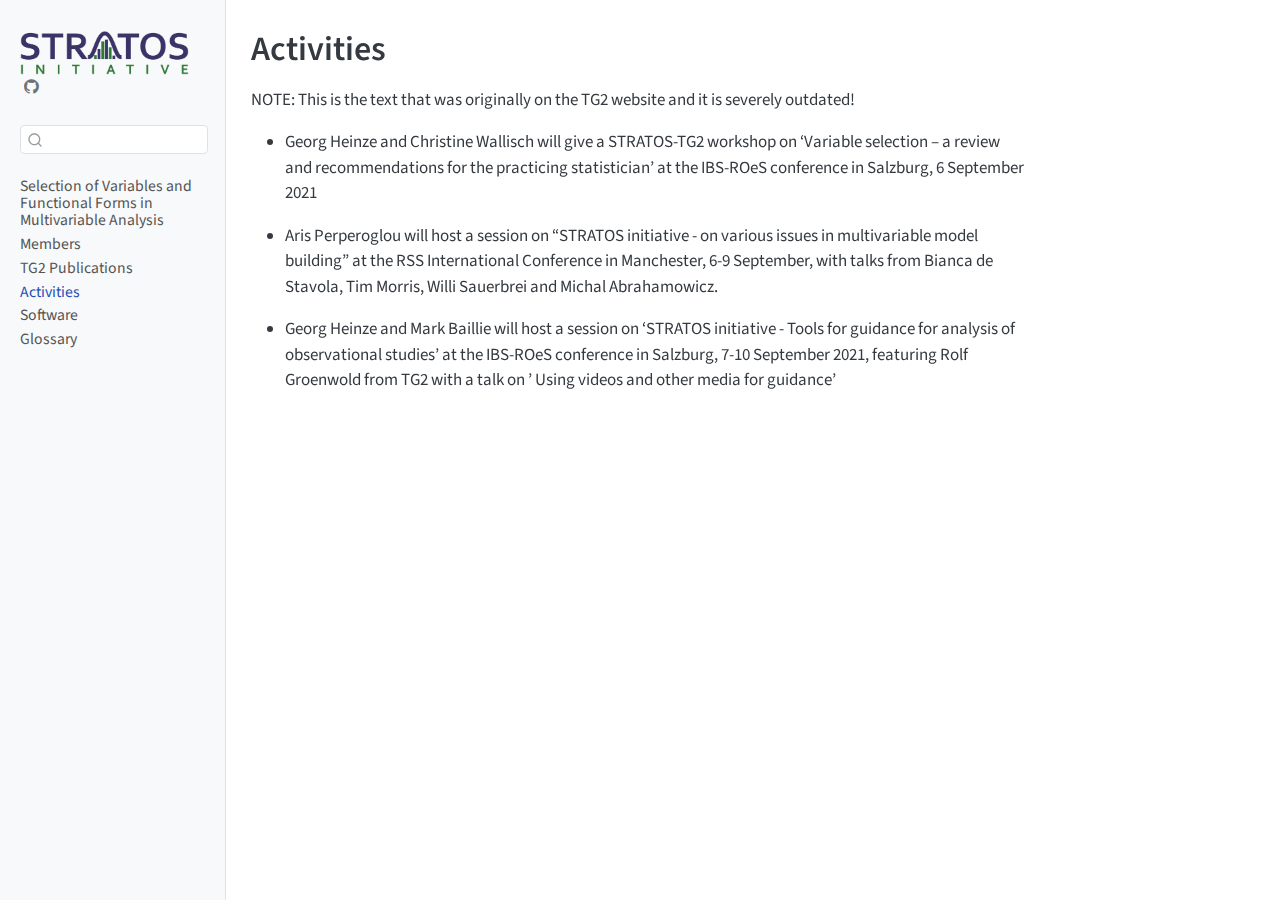
<file: activities.html>
<!DOCTYPE html>
<html xmlns="http://www.w3.org/1999/xhtml" lang="en" xml:lang="en"><head>

<meta charset="utf-8">
<meta name="generator" content="quarto-1.6.43">

<meta name="viewport" content="width=device-width, initial-scale=1.0, user-scalable=yes">


<title>Activities – STRATOS TG3: Initial Data Analysis</title>
<style>
code{white-space: pre-wrap;}
span.smallcaps{font-variant: small-caps;}
div.columns{display: flex; gap: min(4vw, 1.5em);}
div.column{flex: auto; overflow-x: auto;}
div.hanging-indent{margin-left: 1.5em; text-indent: -1.5em;}
ul.task-list{list-style: none;}
ul.task-list li input[type="checkbox"] {
  width: 0.8em;
  margin: 0 0.8em 0.2em -1em; /* quarto-specific, see https://github.com/quarto-dev/quarto-cli/issues/4556 */ 
  vertical-align: middle;
}
</style>


<script src="site_libs/quarto-nav/quarto-nav.js"></script>
<script src="site_libs/quarto-nav/headroom.min.js"></script>
<script src="site_libs/clipboard/clipboard.min.js"></script>
<script src="site_libs/quarto-search/autocomplete.umd.js"></script>
<script src="site_libs/quarto-search/fuse.min.js"></script>
<script src="site_libs/quarto-search/quarto-search.js"></script>
<meta name="quarto:offset" content="./">
<script src="site_libs/quarto-html/quarto.js"></script>
<script src="site_libs/quarto-html/popper.min.js"></script>
<script src="site_libs/quarto-html/tippy.umd.min.js"></script>
<script src="site_libs/quarto-html/anchor.min.js"></script>
<link href="site_libs/quarto-html/tippy.css" rel="stylesheet">
<link href="site_libs/quarto-html/quarto-syntax-highlighting-d4d76bf8491c20bad77d141916dc28e1.css" rel="stylesheet" id="quarto-text-highlighting-styles">
<script src="site_libs/bootstrap/bootstrap.min.js"></script>
<link href="site_libs/bootstrap/bootstrap-icons.css" rel="stylesheet">
<link href="site_libs/bootstrap/bootstrap-44d8862ff5335838008e1d1029e4056f.min.css" rel="stylesheet" append-hash="true" id="quarto-bootstrap" data-mode="light">
<script id="quarto-search-options" type="application/json">{
  "location": "sidebar",
  "copy-button": false,
  "collapse-after": 3,
  "panel-placement": "start",
  "type": "textbox",
  "limit": 50,
  "keyboard-shortcut": [
    "f",
    "/",
    "s"
  ],
  "show-item-context": false,
  "language": {
    "search-no-results-text": "No results",
    "search-matching-documents-text": "matching documents",
    "search-copy-link-title": "Copy link to search",
    "search-hide-matches-text": "Hide additional matches",
    "search-more-match-text": "more match in this document",
    "search-more-matches-text": "more matches in this document",
    "search-clear-button-title": "Clear",
    "search-text-placeholder": "",
    "search-detached-cancel-button-title": "Cancel",
    "search-submit-button-title": "Submit",
    "search-label": "Search"
  }
}</script>


<link rel="stylesheet" href="styles.css">
</head>

<body class="nav-sidebar docked">

<div id="quarto-search-results"></div>
  <header id="quarto-header" class="headroom fixed-top">
  <nav class="quarto-secondary-nav">
    <div class="container-fluid d-flex">
      <button type="button" class="quarto-btn-toggle btn" data-bs-toggle="collapse" role="button" data-bs-target=".quarto-sidebar-collapse-item" aria-controls="quarto-sidebar" aria-expanded="false" aria-label="Toggle sidebar navigation" onclick="if (window.quartoToggleHeadroom) { window.quartoToggleHeadroom(); }">
        <i class="bi bi-layout-text-sidebar-reverse"></i>
      </button>
        <nav class="quarto-page-breadcrumbs" aria-label="breadcrumb"><ol class="breadcrumb"><li class="breadcrumb-item"><a href="./activities.html">Activities</a></li></ol></nav>
        <a class="flex-grow-1" role="navigation" data-bs-toggle="collapse" data-bs-target=".quarto-sidebar-collapse-item" aria-controls="quarto-sidebar" aria-expanded="false" aria-label="Toggle sidebar navigation" onclick="if (window.quartoToggleHeadroom) { window.quartoToggleHeadroom(); }">      
        </a>
      <button type="button" class="btn quarto-search-button" aria-label="Search" onclick="window.quartoOpenSearch();">
        <i class="bi bi-search"></i>
      </button>
    </div>
  </nav>
</header>
<!-- content -->
<div id="quarto-content" class="quarto-container page-columns page-rows-contents page-layout-article">
<!-- sidebar -->
  <nav id="quarto-sidebar" class="sidebar collapse collapse-horizontal quarto-sidebar-collapse-item sidebar-navigation docked overflow-auto">
    <div class="pt-lg-2 mt-2 text-left sidebar-header">
      <a href="./index.html" class="sidebar-logo-link">
      <img src="./assets/stratos-color-transpbackgr.png" alt="" class="sidebar-logo py-0 d-lg-inline d-none">
      </a>
      <div class="sidebar-tools-main">
    <a href="https://github.com/stratosida/" title="" class="quarto-navigation-tool px-1" aria-label=""><i class="bi bi-github"></i></a>
</div>
      </div>
        <div class="mt-2 flex-shrink-0 align-items-center">
        <div class="sidebar-search">
        <div id="quarto-search" class="" title="Search"></div>
        </div>
        </div>
    <div class="sidebar-menu-container"> 
    <ul class="list-unstyled mt-1">
        <li class="sidebar-item">
  <div class="sidebar-item-container"> 
  <a href="./index.html" class="sidebar-item-text sidebar-link">
 <span class="menu-text">Selection of Variables and Functional Forms in Multivariable Analysis</span></a>
  </div>
</li>
        <li class="sidebar-item">
  <div class="sidebar-item-container"> 
  <a href="./members.html" class="sidebar-item-text sidebar-link">
 <span class="menu-text">Members</span></a>
  </div>
</li>
        <li class="sidebar-item">
  <div class="sidebar-item-container"> 
  <a href="./papers.html" class="sidebar-item-text sidebar-link">
 <span class="menu-text">TG2 Publications</span></a>
  </div>
</li>
        <li class="sidebar-item">
  <div class="sidebar-item-container"> 
  <a href="./activities.html" class="sidebar-item-text sidebar-link active">
 <span class="menu-text">Activities</span></a>
  </div>
</li>
        <li class="sidebar-item">
  <div class="sidebar-item-container"> 
  <a href="./resources.html" class="sidebar-item-text sidebar-link">
 <span class="menu-text">Software</span></a>
  </div>
</li>
        <li class="sidebar-item">
  <div class="sidebar-item-container"> 
  <a href="./glossary.html" class="sidebar-item-text sidebar-link">
 <span class="menu-text">Glossary</span></a>
  </div>
</li>
    </ul>
    </div>
</nav>
<div id="quarto-sidebar-glass" class="quarto-sidebar-collapse-item" data-bs-toggle="collapse" data-bs-target=".quarto-sidebar-collapse-item"></div>
<!-- margin-sidebar -->
    <div id="quarto-margin-sidebar" class="sidebar margin-sidebar zindex-bottom">
        
    </div>
<!-- main -->
<main class="content" id="quarto-document-content">

<header id="title-block-header" class="quarto-title-block default">
<div class="quarto-title">
<h1 class="title">Activities</h1>
</div>



<div class="quarto-title-meta">

    
  
    
  </div>
  


</header>


<p>NOTE: This is the text that was originally on the TG2 website and it is severely outdated!</p>
<ul>
<li><p>Georg Heinze and Christine Wallisch will give a STRATOS-TG2 workshop on ‘Variable selection – a review and recommendations for the practicing statistician’ at the IBS-ROeS conference in Salzburg, 6 September 2021</p></li>
<li><p>Aris Perperoglou will host a session on “STRATOS initiative - on various issues in multivariable model building” at the RSS International Conference in Manchester, 6-9 September, with talks from Bianca de Stavola, Tim Morris, Willi Sauerbrei and Michal Abrahamowicz.</p></li>
<li><p>Georg Heinze and Mark Baillie will host a session on ‘STRATOS initiative - Tools for guidance for analysis of observational studies’ at the IBS-ROeS conference in Salzburg, 7-10 September 2021, featuring Rolf Groenwold from TG2 with a talk on ’ Using videos and other media for guidance’</p></li>
</ul>



</main> <!-- /main -->
<script id="quarto-html-after-body" type="application/javascript">
window.document.addEventListener("DOMContentLoaded", function (event) {
  const toggleBodyColorMode = (bsSheetEl) => {
    const mode = bsSheetEl.getAttribute("data-mode");
    const bodyEl = window.document.querySelector("body");
    if (mode === "dark") {
      bodyEl.classList.add("quarto-dark");
      bodyEl.classList.remove("quarto-light");
    } else {
      bodyEl.classList.add("quarto-light");
      bodyEl.classList.remove("quarto-dark");
    }
  }
  const toggleBodyColorPrimary = () => {
    const bsSheetEl = window.document.querySelector("link#quarto-bootstrap");
    if (bsSheetEl) {
      toggleBodyColorMode(bsSheetEl);
    }
  }
  toggleBodyColorPrimary();  
  const icon = "";
  const anchorJS = new window.AnchorJS();
  anchorJS.options = {
    placement: 'right',
    icon: icon
  };
  anchorJS.add('.anchored');
  const isCodeAnnotation = (el) => {
    for (const clz of el.classList) {
      if (clz.startsWith('code-annotation-')) {                     
        return true;
      }
    }
    return false;
  }
  const onCopySuccess = function(e) {
    // button target
    const button = e.trigger;
    // don't keep focus
    button.blur();
    // flash "checked"
    button.classList.add('code-copy-button-checked');
    var currentTitle = button.getAttribute("title");
    button.setAttribute("title", "Copied!");
    let tooltip;
    if (window.bootstrap) {
      button.setAttribute("data-bs-toggle", "tooltip");
      button.setAttribute("data-bs-placement", "left");
      button.setAttribute("data-bs-title", "Copied!");
      tooltip = new bootstrap.Tooltip(button, 
        { trigger: "manual", 
          customClass: "code-copy-button-tooltip",
          offset: [0, -8]});
      tooltip.show();    
    }
    setTimeout(function() {
      if (tooltip) {
        tooltip.hide();
        button.removeAttribute("data-bs-title");
        button.removeAttribute("data-bs-toggle");
        button.removeAttribute("data-bs-placement");
      }
      button.setAttribute("title", currentTitle);
      button.classList.remove('code-copy-button-checked');
    }, 1000);
    // clear code selection
    e.clearSelection();
  }
  const getTextToCopy = function(trigger) {
      const codeEl = trigger.previousElementSibling.cloneNode(true);
      for (const childEl of codeEl.children) {
        if (isCodeAnnotation(childEl)) {
          childEl.remove();
        }
      }
      return codeEl.innerText;
  }
  const clipboard = new window.ClipboardJS('.code-copy-button:not([data-in-quarto-modal])', {
    text: getTextToCopy
  });
  clipboard.on('success', onCopySuccess);
  if (window.document.getElementById('quarto-embedded-source-code-modal')) {
    const clipboardModal = new window.ClipboardJS('.code-copy-button[data-in-quarto-modal]', {
      text: getTextToCopy,
      container: window.document.getElementById('quarto-embedded-source-code-modal')
    });
    clipboardModal.on('success', onCopySuccess);
  }
    var localhostRegex = new RegExp(/^(?:http|https):\/\/localhost\:?[0-9]*\//);
    var mailtoRegex = new RegExp(/^mailto:/);
      var filterRegex = new RegExp("https:\/\/stratosida\.github\.io\/");
    var isInternal = (href) => {
        return filterRegex.test(href) || localhostRegex.test(href) || mailtoRegex.test(href);
    }
    // Inspect non-navigation links and adorn them if external
 	var links = window.document.querySelectorAll('a[href]:not(.nav-link):not(.navbar-brand):not(.toc-action):not(.sidebar-link):not(.sidebar-item-toggle):not(.pagination-link):not(.no-external):not([aria-hidden]):not(.dropdown-item):not(.quarto-navigation-tool):not(.about-link)');
    for (var i=0; i<links.length; i++) {
      const link = links[i];
      if (!isInternal(link.href)) {
        // undo the damage that might have been done by quarto-nav.js in the case of
        // links that we want to consider external
        if (link.dataset.originalHref !== undefined) {
          link.href = link.dataset.originalHref;
        }
      }
    }
  function tippyHover(el, contentFn, onTriggerFn, onUntriggerFn) {
    const config = {
      allowHTML: true,
      maxWidth: 500,
      delay: 100,
      arrow: false,
      appendTo: function(el) {
          return el.parentElement;
      },
      interactive: true,
      interactiveBorder: 10,
      theme: 'quarto',
      placement: 'bottom-start',
    };
    if (contentFn) {
      config.content = contentFn;
    }
    if (onTriggerFn) {
      config.onTrigger = onTriggerFn;
    }
    if (onUntriggerFn) {
      config.onUntrigger = onUntriggerFn;
    }
    window.tippy(el, config); 
  }
  const noterefs = window.document.querySelectorAll('a[role="doc-noteref"]');
  for (var i=0; i<noterefs.length; i++) {
    const ref = noterefs[i];
    tippyHover(ref, function() {
      // use id or data attribute instead here
      let href = ref.getAttribute('data-footnote-href') || ref.getAttribute('href');
      try { href = new URL(href).hash; } catch {}
      const id = href.replace(/^#\/?/, "");
      const note = window.document.getElementById(id);
      if (note) {
        return note.innerHTML;
      } else {
        return "";
      }
    });
  }
  const xrefs = window.document.querySelectorAll('a.quarto-xref');
  const processXRef = (id, note) => {
    // Strip column container classes
    const stripColumnClz = (el) => {
      el.classList.remove("page-full", "page-columns");
      if (el.children) {
        for (const child of el.children) {
          stripColumnClz(child);
        }
      }
    }
    stripColumnClz(note)
    if (id === null || id.startsWith('sec-')) {
      // Special case sections, only their first couple elements
      const container = document.createElement("div");
      if (note.children && note.children.length > 2) {
        container.appendChild(note.children[0].cloneNode(true));
        for (let i = 1; i < note.children.length; i++) {
          const child = note.children[i];
          if (child.tagName === "P" && child.innerText === "") {
            continue;
          } else {
            container.appendChild(child.cloneNode(true));
            break;
          }
        }
        if (window.Quarto?.typesetMath) {
          window.Quarto.typesetMath(container);
        }
        return container.innerHTML
      } else {
        if (window.Quarto?.typesetMath) {
          window.Quarto.typesetMath(note);
        }
        return note.innerHTML;
      }
    } else {
      // Remove any anchor links if they are present
      const anchorLink = note.querySelector('a.anchorjs-link');
      if (anchorLink) {
        anchorLink.remove();
      }
      if (window.Quarto?.typesetMath) {
        window.Quarto.typesetMath(note);
      }
      if (note.classList.contains("callout")) {
        return note.outerHTML;
      } else {
        return note.innerHTML;
      }
    }
  }
  for (var i=0; i<xrefs.length; i++) {
    const xref = xrefs[i];
    tippyHover(xref, undefined, function(instance) {
      instance.disable();
      let url = xref.getAttribute('href');
      let hash = undefined; 
      if (url.startsWith('#')) {
        hash = url;
      } else {
        try { hash = new URL(url).hash; } catch {}
      }
      if (hash) {
        const id = hash.replace(/^#\/?/, "");
        const note = window.document.getElementById(id);
        if (note !== null) {
          try {
            const html = processXRef(id, note.cloneNode(true));
            instance.setContent(html);
          } finally {
            instance.enable();
            instance.show();
          }
        } else {
          // See if we can fetch this
          fetch(url.split('#')[0])
          .then(res => res.text())
          .then(html => {
            const parser = new DOMParser();
            const htmlDoc = parser.parseFromString(html, "text/html");
            const note = htmlDoc.getElementById(id);
            if (note !== null) {
              const html = processXRef(id, note);
              instance.setContent(html);
            } 
          }).finally(() => {
            instance.enable();
            instance.show();
          });
        }
      } else {
        // See if we can fetch a full url (with no hash to target)
        // This is a special case and we should probably do some content thinning / targeting
        fetch(url)
        .then(res => res.text())
        .then(html => {
          const parser = new DOMParser();
          const htmlDoc = parser.parseFromString(html, "text/html");
          const note = htmlDoc.querySelector('main.content');
          if (note !== null) {
            // This should only happen for chapter cross references
            // (since there is no id in the URL)
            // remove the first header
            if (note.children.length > 0 && note.children[0].tagName === "HEADER") {
              note.children[0].remove();
            }
            const html = processXRef(null, note);
            instance.setContent(html);
          } 
        }).finally(() => {
          instance.enable();
          instance.show();
        });
      }
    }, function(instance) {
    });
  }
      let selectedAnnoteEl;
      const selectorForAnnotation = ( cell, annotation) => {
        let cellAttr = 'data-code-cell="' + cell + '"';
        let lineAttr = 'data-code-annotation="' +  annotation + '"';
        const selector = 'span[' + cellAttr + '][' + lineAttr + ']';
        return selector;
      }
      const selectCodeLines = (annoteEl) => {
        const doc = window.document;
        const targetCell = annoteEl.getAttribute("data-target-cell");
        const targetAnnotation = annoteEl.getAttribute("data-target-annotation");
        const annoteSpan = window.document.querySelector(selectorForAnnotation(targetCell, targetAnnotation));
        const lines = annoteSpan.getAttribute("data-code-lines").split(",");
        const lineIds = lines.map((line) => {
          return targetCell + "-" + line;
        })
        let top = null;
        let height = null;
        let parent = null;
        if (lineIds.length > 0) {
            //compute the position of the single el (top and bottom and make a div)
            const el = window.document.getElementById(lineIds[0]);
            top = el.offsetTop;
            height = el.offsetHeight;
            parent = el.parentElement.parentElement;
          if (lineIds.length > 1) {
            const lastEl = window.document.getElementById(lineIds[lineIds.length - 1]);
            const bottom = lastEl.offsetTop + lastEl.offsetHeight;
            height = bottom - top;
          }
          if (top !== null && height !== null && parent !== null) {
            // cook up a div (if necessary) and position it 
            let div = window.document.getElementById("code-annotation-line-highlight");
            if (div === null) {
              div = window.document.createElement("div");
              div.setAttribute("id", "code-annotation-line-highlight");
              div.style.position = 'absolute';
              parent.appendChild(div);
            }
            div.style.top = top - 2 + "px";
            div.style.height = height + 4 + "px";
            div.style.left = 0;
            let gutterDiv = window.document.getElementById("code-annotation-line-highlight-gutter");
            if (gutterDiv === null) {
              gutterDiv = window.document.createElement("div");
              gutterDiv.setAttribute("id", "code-annotation-line-highlight-gutter");
              gutterDiv.style.position = 'absolute';
              const codeCell = window.document.getElementById(targetCell);
              const gutter = codeCell.querySelector('.code-annotation-gutter');
              gutter.appendChild(gutterDiv);
            }
            gutterDiv.style.top = top - 2 + "px";
            gutterDiv.style.height = height + 4 + "px";
          }
          selectedAnnoteEl = annoteEl;
        }
      };
      const unselectCodeLines = () => {
        const elementsIds = ["code-annotation-line-highlight", "code-annotation-line-highlight-gutter"];
        elementsIds.forEach((elId) => {
          const div = window.document.getElementById(elId);
          if (div) {
            div.remove();
          }
        });
        selectedAnnoteEl = undefined;
      };
        // Handle positioning of the toggle
    window.addEventListener(
      "resize",
      throttle(() => {
        elRect = undefined;
        if (selectedAnnoteEl) {
          selectCodeLines(selectedAnnoteEl);
        }
      }, 10)
    );
    function throttle(fn, ms) {
    let throttle = false;
    let timer;
      return (...args) => {
        if(!throttle) { // first call gets through
            fn.apply(this, args);
            throttle = true;
        } else { // all the others get throttled
            if(timer) clearTimeout(timer); // cancel #2
            timer = setTimeout(() => {
              fn.apply(this, args);
              timer = throttle = false;
            }, ms);
        }
      };
    }
      // Attach click handler to the DT
      const annoteDls = window.document.querySelectorAll('dt[data-target-cell]');
      for (const annoteDlNode of annoteDls) {
        annoteDlNode.addEventListener('click', (event) => {
          const clickedEl = event.target;
          if (clickedEl !== selectedAnnoteEl) {
            unselectCodeLines();
            const activeEl = window.document.querySelector('dt[data-target-cell].code-annotation-active');
            if (activeEl) {
              activeEl.classList.remove('code-annotation-active');
            }
            selectCodeLines(clickedEl);
            clickedEl.classList.add('code-annotation-active');
          } else {
            // Unselect the line
            unselectCodeLines();
            clickedEl.classList.remove('code-annotation-active');
          }
        });
      }
  const findCites = (el) => {
    const parentEl = el.parentElement;
    if (parentEl) {
      const cites = parentEl.dataset.cites;
      if (cites) {
        return {
          el,
          cites: cites.split(' ')
        };
      } else {
        return findCites(el.parentElement)
      }
    } else {
      return undefined;
    }
  };
  var bibliorefs = window.document.querySelectorAll('a[role="doc-biblioref"]');
  for (var i=0; i<bibliorefs.length; i++) {
    const ref = bibliorefs[i];
    const citeInfo = findCites(ref);
    if (citeInfo) {
      tippyHover(citeInfo.el, function() {
        var popup = window.document.createElement('div');
        citeInfo.cites.forEach(function(cite) {
          var citeDiv = window.document.createElement('div');
          citeDiv.classList.add('hanging-indent');
          citeDiv.classList.add('csl-entry');
          var biblioDiv = window.document.getElementById('ref-' + cite);
          if (biblioDiv) {
            citeDiv.innerHTML = biblioDiv.innerHTML;
          }
          popup.appendChild(citeDiv);
        });
        return popup.innerHTML;
      });
    }
  }
});
</script>
</div> <!-- /content -->




</body></html>
</file>
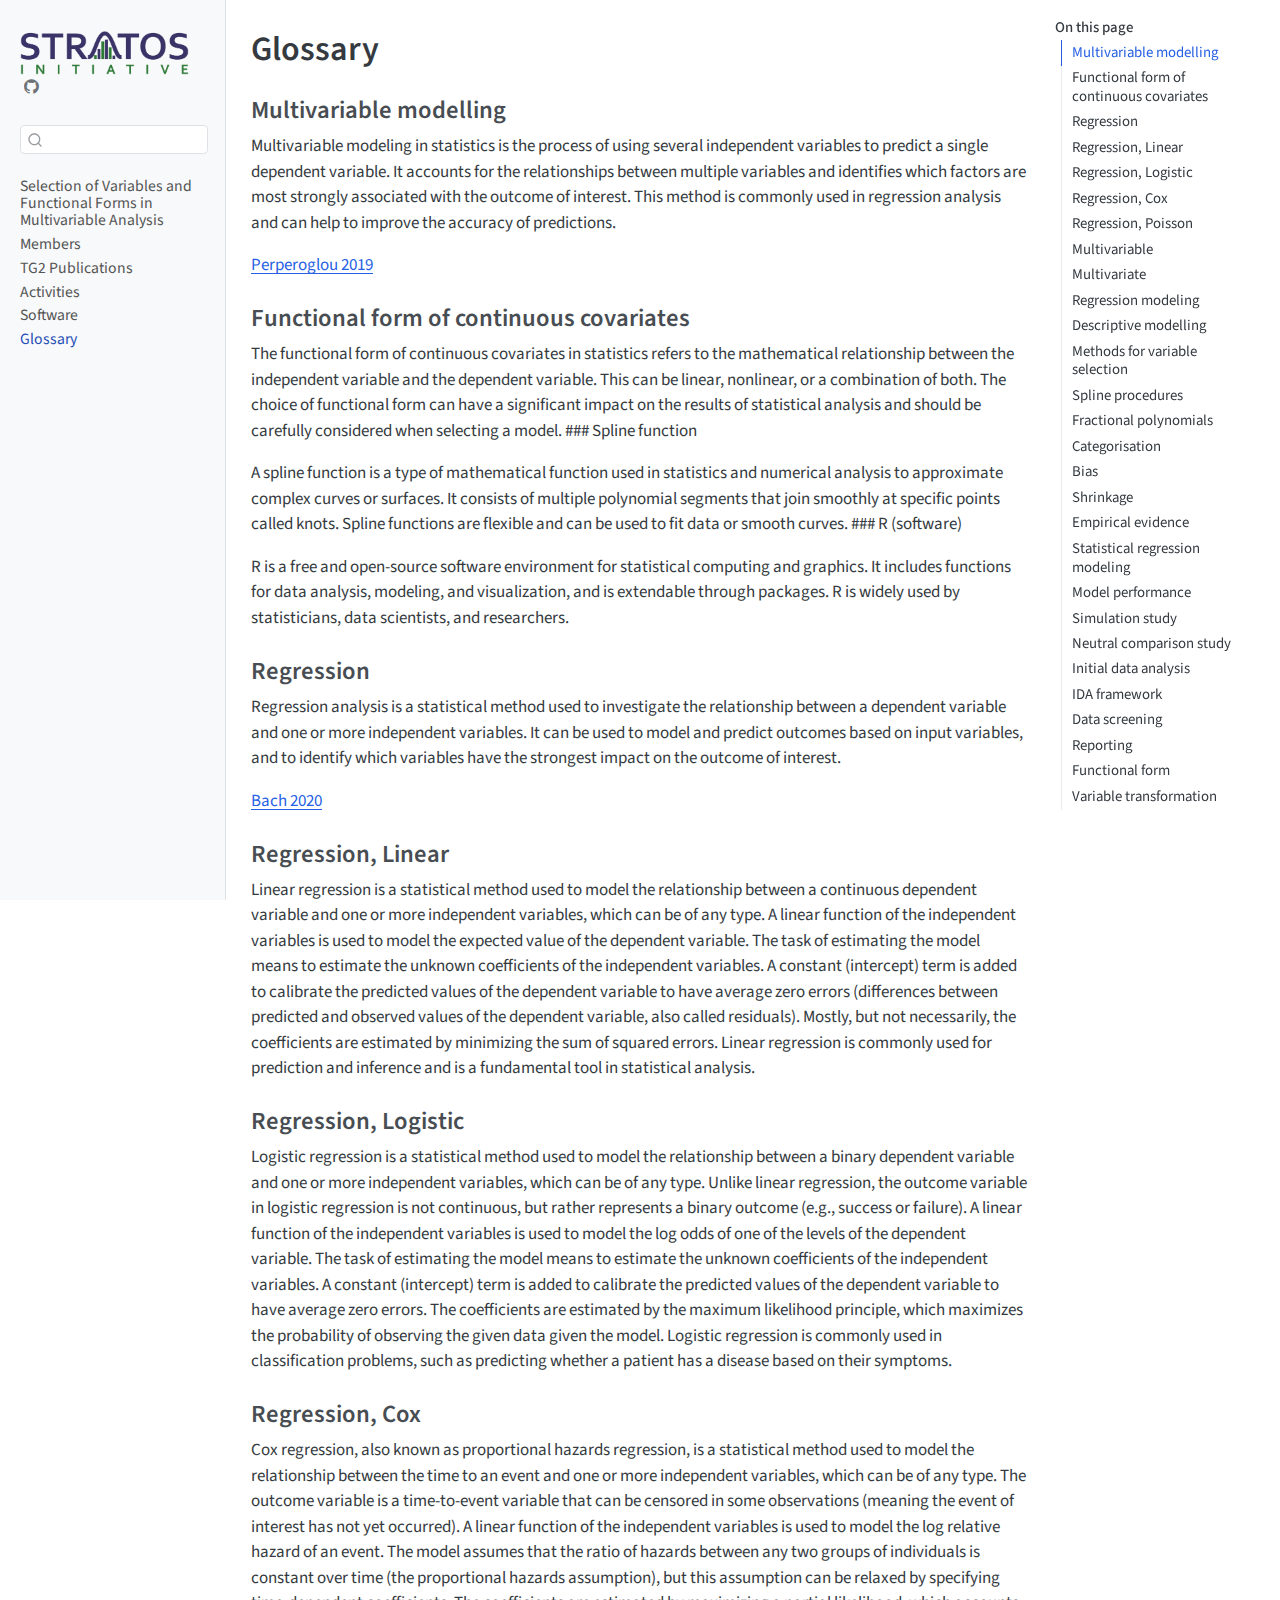
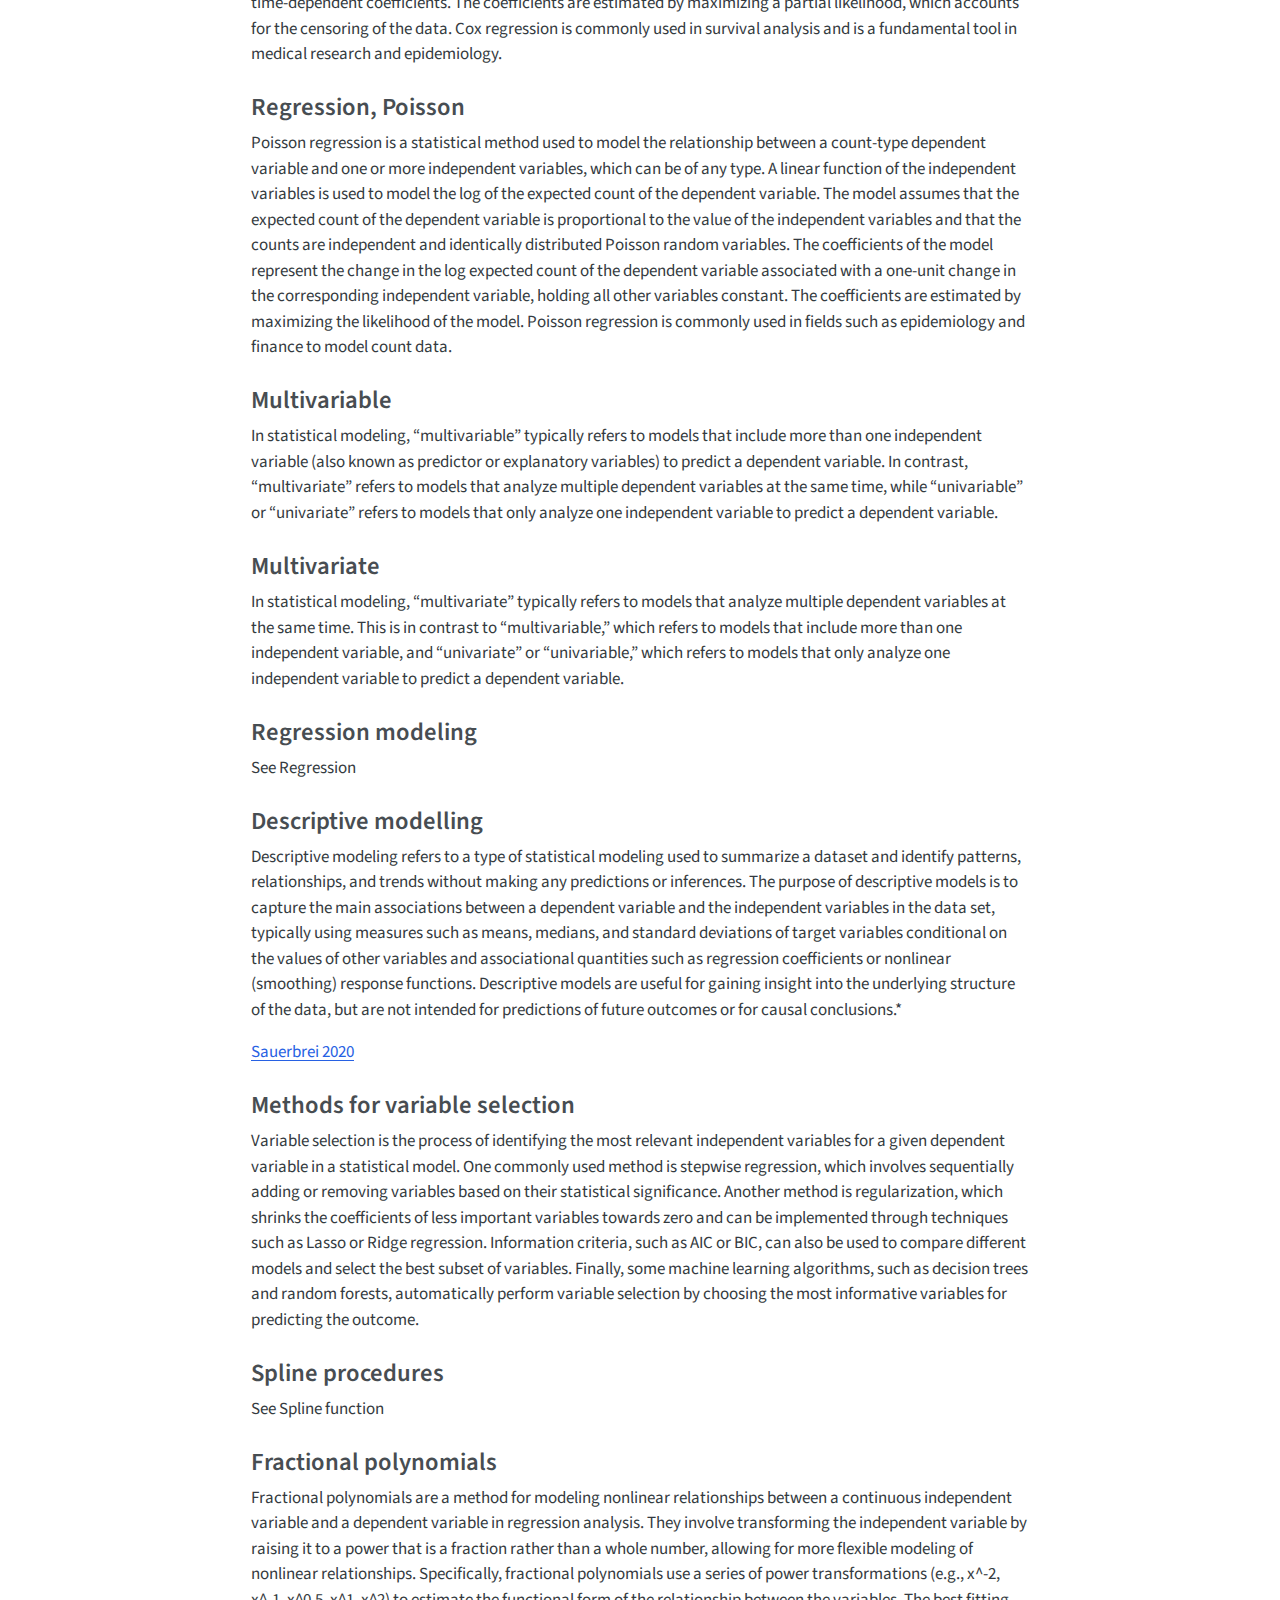
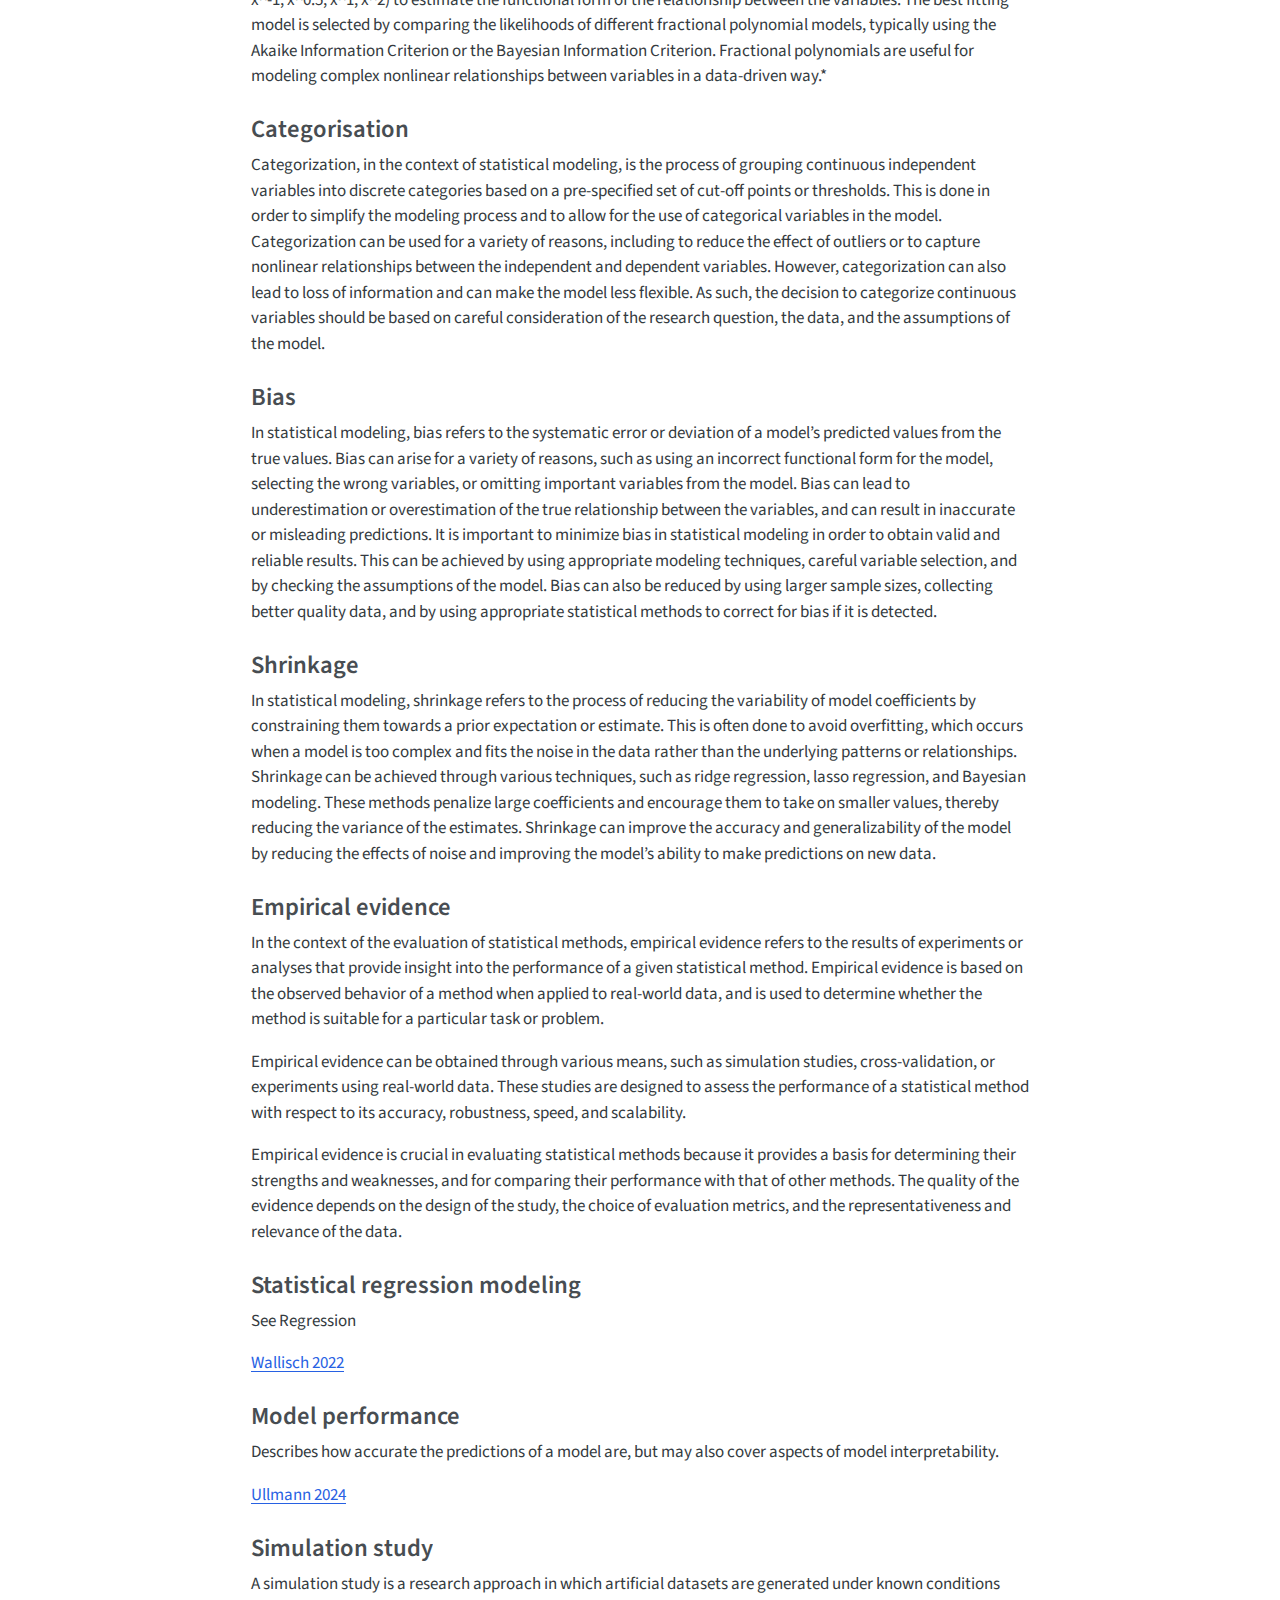
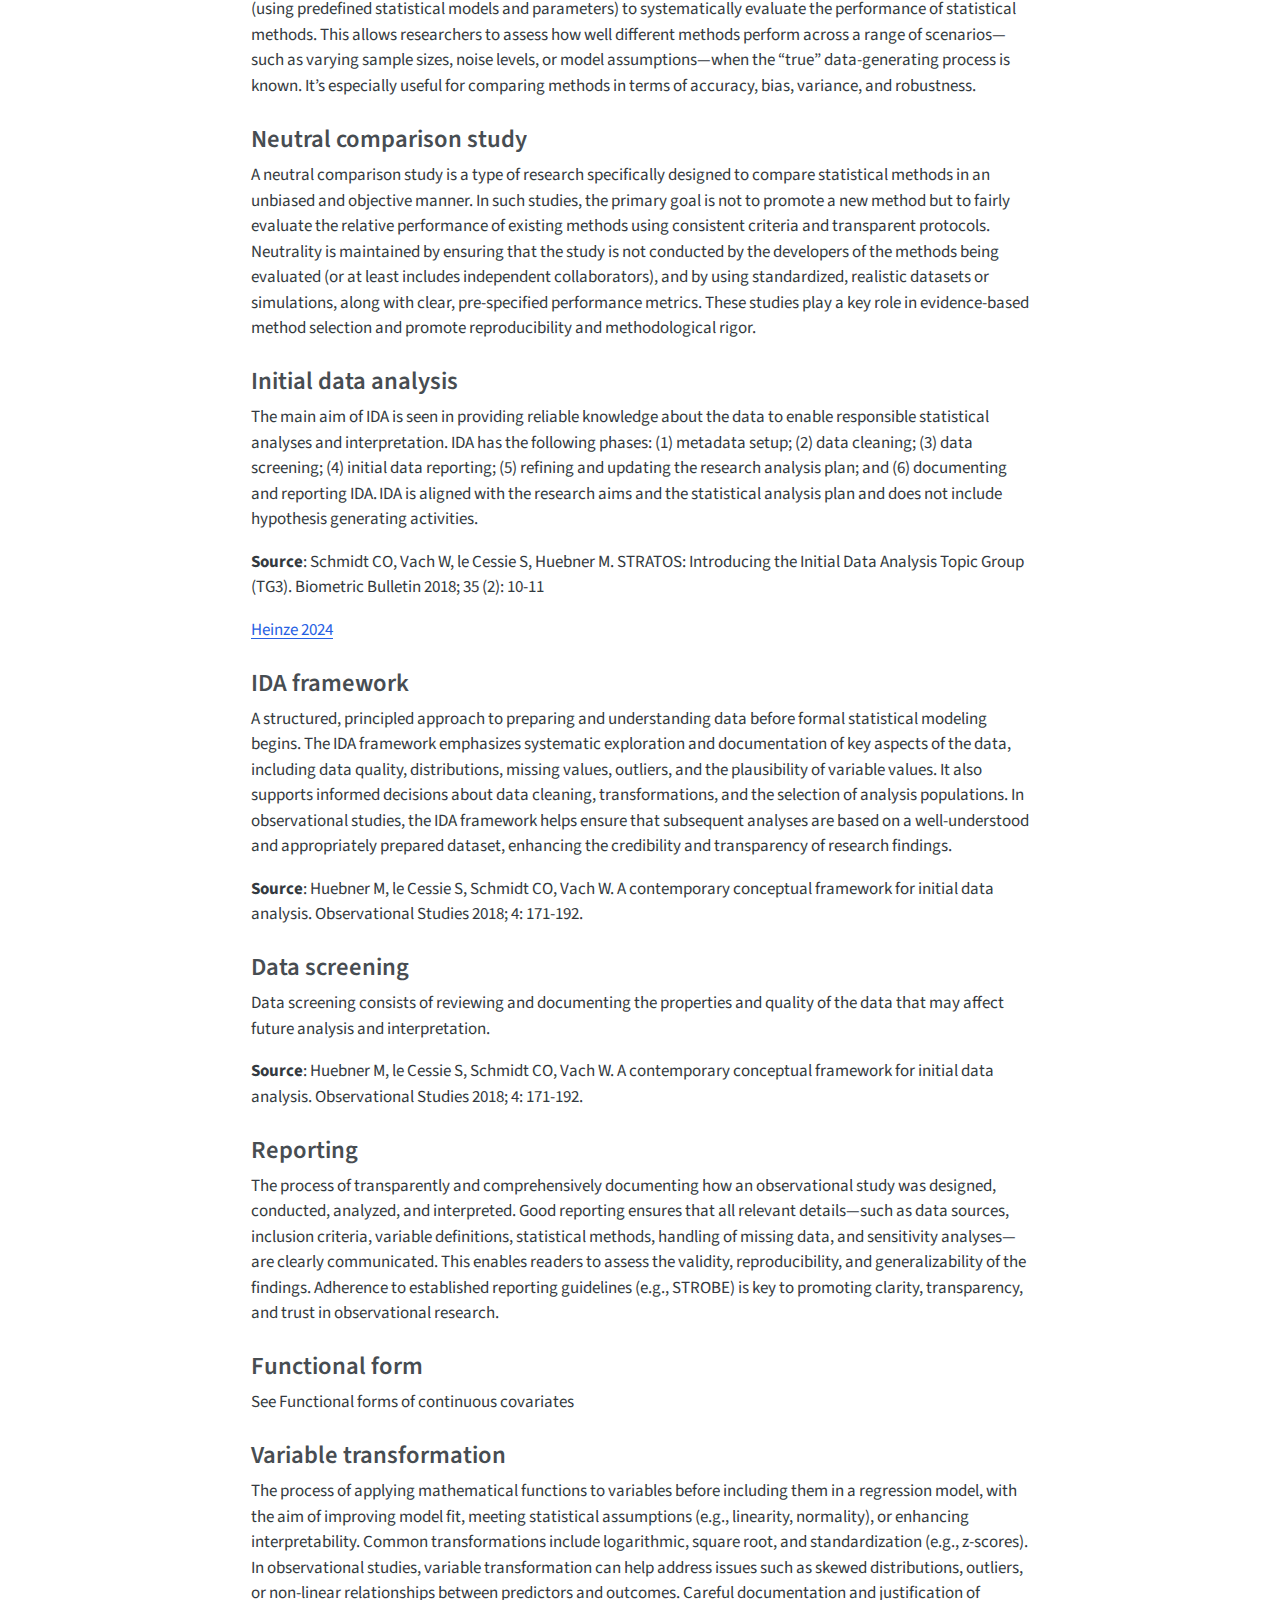
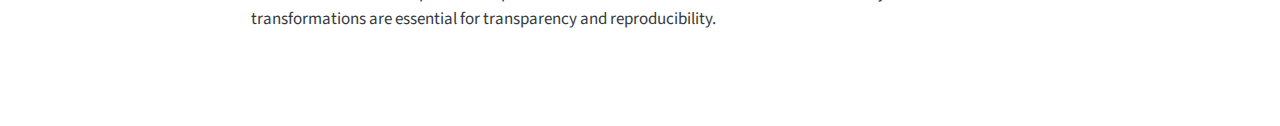
<file: glossary.html>
<!DOCTYPE html>
<html xmlns="http://www.w3.org/1999/xhtml" lang="en" xml:lang="en"><head>

<meta charset="utf-8">
<meta name="generator" content="quarto-1.6.43">

<meta name="viewport" content="width=device-width, initial-scale=1.0, user-scalable=yes">


<title>Glossary – STRATOS TG3: Initial Data Analysis</title>
<style>
code{white-space: pre-wrap;}
span.smallcaps{font-variant: small-caps;}
div.columns{display: flex; gap: min(4vw, 1.5em);}
div.column{flex: auto; overflow-x: auto;}
div.hanging-indent{margin-left: 1.5em; text-indent: -1.5em;}
ul.task-list{list-style: none;}
ul.task-list li input[type="checkbox"] {
  width: 0.8em;
  margin: 0 0.8em 0.2em -1em; /* quarto-specific, see https://github.com/quarto-dev/quarto-cli/issues/4556 */ 
  vertical-align: middle;
}
</style>


<script src="site_libs/quarto-nav/quarto-nav.js"></script>
<script src="site_libs/quarto-nav/headroom.min.js"></script>
<script src="site_libs/clipboard/clipboard.min.js"></script>
<script src="site_libs/quarto-search/autocomplete.umd.js"></script>
<script src="site_libs/quarto-search/fuse.min.js"></script>
<script src="site_libs/quarto-search/quarto-search.js"></script>
<meta name="quarto:offset" content="./">
<script src="site_libs/quarto-html/quarto.js"></script>
<script src="site_libs/quarto-html/popper.min.js"></script>
<script src="site_libs/quarto-html/tippy.umd.min.js"></script>
<script src="site_libs/quarto-html/anchor.min.js"></script>
<link href="site_libs/quarto-html/tippy.css" rel="stylesheet">
<link href="site_libs/quarto-html/quarto-syntax-highlighting-d4d76bf8491c20bad77d141916dc28e1.css" rel="stylesheet" id="quarto-text-highlighting-styles">
<script src="site_libs/bootstrap/bootstrap.min.js"></script>
<link href="site_libs/bootstrap/bootstrap-icons.css" rel="stylesheet">
<link href="site_libs/bootstrap/bootstrap-44d8862ff5335838008e1d1029e4056f.min.css" rel="stylesheet" append-hash="true" id="quarto-bootstrap" data-mode="light">
<script id="quarto-search-options" type="application/json">{
  "location": "sidebar",
  "copy-button": false,
  "collapse-after": 3,
  "panel-placement": "start",
  "type": "textbox",
  "limit": 50,
  "keyboard-shortcut": [
    "f",
    "/",
    "s"
  ],
  "show-item-context": false,
  "language": {
    "search-no-results-text": "No results",
    "search-matching-documents-text": "matching documents",
    "search-copy-link-title": "Copy link to search",
    "search-hide-matches-text": "Hide additional matches",
    "search-more-match-text": "more match in this document",
    "search-more-matches-text": "more matches in this document",
    "search-clear-button-title": "Clear",
    "search-text-placeholder": "",
    "search-detached-cancel-button-title": "Cancel",
    "search-submit-button-title": "Submit",
    "search-label": "Search"
  }
}</script>


<link rel="stylesheet" href="styles.css">
</head>

<body class="nav-sidebar docked">

<div id="quarto-search-results"></div>
  <header id="quarto-header" class="headroom fixed-top">
  <nav class="quarto-secondary-nav">
    <div class="container-fluid d-flex">
      <button type="button" class="quarto-btn-toggle btn" data-bs-toggle="collapse" role="button" data-bs-target=".quarto-sidebar-collapse-item" aria-controls="quarto-sidebar" aria-expanded="false" aria-label="Toggle sidebar navigation" onclick="if (window.quartoToggleHeadroom) { window.quartoToggleHeadroom(); }">
        <i class="bi bi-layout-text-sidebar-reverse"></i>
      </button>
        <nav class="quarto-page-breadcrumbs" aria-label="breadcrumb"><ol class="breadcrumb"><li class="breadcrumb-item"><a href="./glossary.html">Glossary</a></li></ol></nav>
        <a class="flex-grow-1" role="navigation" data-bs-toggle="collapse" data-bs-target=".quarto-sidebar-collapse-item" aria-controls="quarto-sidebar" aria-expanded="false" aria-label="Toggle sidebar navigation" onclick="if (window.quartoToggleHeadroom) { window.quartoToggleHeadroom(); }">      
        </a>
      <button type="button" class="btn quarto-search-button" aria-label="Search" onclick="window.quartoOpenSearch();">
        <i class="bi bi-search"></i>
      </button>
    </div>
  </nav>
</header>
<!-- content -->
<div id="quarto-content" class="quarto-container page-columns page-rows-contents page-layout-article">
<!-- sidebar -->
  <nav id="quarto-sidebar" class="sidebar collapse collapse-horizontal quarto-sidebar-collapse-item sidebar-navigation docked overflow-auto">
    <div class="pt-lg-2 mt-2 text-left sidebar-header">
      <a href="./index.html" class="sidebar-logo-link">
      <img src="./assets/stratos-color-transpbackgr.png" alt="" class="sidebar-logo py-0 d-lg-inline d-none">
      </a>
      <div class="sidebar-tools-main">
    <a href="https://github.com/stratosida/" title="" class="quarto-navigation-tool px-1" aria-label=""><i class="bi bi-github"></i></a>
</div>
      </div>
        <div class="mt-2 flex-shrink-0 align-items-center">
        <div class="sidebar-search">
        <div id="quarto-search" class="" title="Search"></div>
        </div>
        </div>
    <div class="sidebar-menu-container"> 
    <ul class="list-unstyled mt-1">
        <li class="sidebar-item">
  <div class="sidebar-item-container"> 
  <a href="./index.html" class="sidebar-item-text sidebar-link">
 <span class="menu-text">Selection of Variables and Functional Forms in Multivariable Analysis</span></a>
  </div>
</li>
        <li class="sidebar-item">
  <div class="sidebar-item-container"> 
  <a href="./members.html" class="sidebar-item-text sidebar-link">
 <span class="menu-text">Members</span></a>
  </div>
</li>
        <li class="sidebar-item">
  <div class="sidebar-item-container"> 
  <a href="./papers.html" class="sidebar-item-text sidebar-link">
 <span class="menu-text">TG2 Publications</span></a>
  </div>
</li>
        <li class="sidebar-item">
  <div class="sidebar-item-container"> 
  <a href="./activities.html" class="sidebar-item-text sidebar-link">
 <span class="menu-text">Activities</span></a>
  </div>
</li>
        <li class="sidebar-item">
  <div class="sidebar-item-container"> 
  <a href="./resources.html" class="sidebar-item-text sidebar-link">
 <span class="menu-text">Software</span></a>
  </div>
</li>
        <li class="sidebar-item">
  <div class="sidebar-item-container"> 
  <a href="./glossary.html" class="sidebar-item-text sidebar-link active">
 <span class="menu-text">Glossary</span></a>
  </div>
</li>
    </ul>
    </div>
</nav>
<div id="quarto-sidebar-glass" class="quarto-sidebar-collapse-item" data-bs-toggle="collapse" data-bs-target=".quarto-sidebar-collapse-item"></div>
<!-- margin-sidebar -->
    <div id="quarto-margin-sidebar" class="sidebar margin-sidebar">
        <nav id="TOC" role="doc-toc" class="toc-active">
    <h2 id="toc-title">On this page</h2>
   
  <ul>
  <li><a href="#multivariable-modelling" id="toc-multivariable-modelling" class="nav-link active" data-scroll-target="#multivariable-modelling">Multivariable modelling</a></li>
  <li><a href="#functional-form-of-continuous-covariates" id="toc-functional-form-of-continuous-covariates" class="nav-link" data-scroll-target="#functional-form-of-continuous-covariates">Functional form of continuous covariates</a></li>
  <li><a href="#regression" id="toc-regression" class="nav-link" data-scroll-target="#regression">Regression</a></li>
  <li><a href="#regression-linear" id="toc-regression-linear" class="nav-link" data-scroll-target="#regression-linear">Regression, Linear</a></li>
  <li><a href="#regression-logistic" id="toc-regression-logistic" class="nav-link" data-scroll-target="#regression-logistic">Regression, Logistic</a></li>
  <li><a href="#regression-cox" id="toc-regression-cox" class="nav-link" data-scroll-target="#regression-cox">Regression, Cox</a></li>
  <li><a href="#regression-poisson" id="toc-regression-poisson" class="nav-link" data-scroll-target="#regression-poisson">Regression, Poisson</a></li>
  <li><a href="#multivariable" id="toc-multivariable" class="nav-link" data-scroll-target="#multivariable">Multivariable</a></li>
  <li><a href="#multivariate" id="toc-multivariate" class="nav-link" data-scroll-target="#multivariate">Multivariate</a></li>
  <li><a href="#regression-modeling" id="toc-regression-modeling" class="nav-link" data-scroll-target="#regression-modeling">Regression modeling</a></li>
  <li><a href="#descriptive-modelling" id="toc-descriptive-modelling" class="nav-link" data-scroll-target="#descriptive-modelling">Descriptive modelling</a></li>
  <li><a href="#methods-for-variable-selection" id="toc-methods-for-variable-selection" class="nav-link" data-scroll-target="#methods-for-variable-selection">Methods for variable selection</a></li>
  <li><a href="#spline-procedures" id="toc-spline-procedures" class="nav-link" data-scroll-target="#spline-procedures">Spline procedures</a></li>
  <li><a href="#fractional-polynomials" id="toc-fractional-polynomials" class="nav-link" data-scroll-target="#fractional-polynomials">Fractional polynomials</a></li>
  <li><a href="#categorisation" id="toc-categorisation" class="nav-link" data-scroll-target="#categorisation">Categorisation</a></li>
  <li><a href="#bias" id="toc-bias" class="nav-link" data-scroll-target="#bias">Bias</a></li>
  <li><a href="#shrinkage" id="toc-shrinkage" class="nav-link" data-scroll-target="#shrinkage">Shrinkage</a></li>
  <li><a href="#empirical-evidence" id="toc-empirical-evidence" class="nav-link" data-scroll-target="#empirical-evidence">Empirical evidence</a></li>
  <li><a href="#statistical-regression-modeling" id="toc-statistical-regression-modeling" class="nav-link" data-scroll-target="#statistical-regression-modeling">Statistical regression modeling</a></li>
  <li><a href="#model-performance" id="toc-model-performance" class="nav-link" data-scroll-target="#model-performance">Model performance</a></li>
  <li><a href="#simulation-study" id="toc-simulation-study" class="nav-link" data-scroll-target="#simulation-study">Simulation study</a></li>
  <li><a href="#neutral-comparison-study" id="toc-neutral-comparison-study" class="nav-link" data-scroll-target="#neutral-comparison-study">Neutral comparison study</a></li>
  <li><a href="#initial-data-analysis" id="toc-initial-data-analysis" class="nav-link" data-scroll-target="#initial-data-analysis">Initial data analysis</a></li>
  <li><a href="#ida-framework" id="toc-ida-framework" class="nav-link" data-scroll-target="#ida-framework">IDA framework</a></li>
  <li><a href="#data-screening" id="toc-data-screening" class="nav-link" data-scroll-target="#data-screening">Data screening</a></li>
  <li><a href="#reporting" id="toc-reporting" class="nav-link" data-scroll-target="#reporting">Reporting</a></li>
  <li><a href="#functional-form" id="toc-functional-form" class="nav-link" data-scroll-target="#functional-form">Functional form</a></li>
  <li><a href="#variable-transformation" id="toc-variable-transformation" class="nav-link" data-scroll-target="#variable-transformation">Variable transformation</a></li>
  </ul>
</nav>
    </div>
<!-- main -->
<main class="content" id="quarto-document-content">

<header id="title-block-header" class="quarto-title-block default">
<div class="quarto-title">
<h1 class="title">Glossary</h1>
</div>



<div class="quarto-title-meta">

    
  
    
  </div>
  


</header>


<section id="multivariable-modelling" class="level3">
<h3 class="anchored" data-anchor-id="multivariable-modelling">Multivariable modelling</h3>
<p>Multivariable modeling in statistics is the process of using several independent variables to predict a single dependent variable. It accounts for the relationships between multiple variables and identifies which factors are most strongly associated with the outcome of interest. This method is commonly used in regression analysis and can help to improve the accuracy of predictions.</p>
<p><a href="https://doi.org/10.1186/s12874-019-0666-3">Perperoglou 2019</a></p>
</section>
<section id="functional-form-of-continuous-covariates" class="level3">
<h3 class="anchored" data-anchor-id="functional-form-of-continuous-covariates">Functional form of continuous covariates</h3>
<p>The functional form of continuous covariates in statistics refers to the mathematical relationship between the independent variable and the dependent variable. This can be linear, nonlinear, or a combination of both. The choice of functional form can have a significant impact on the results of statistical analysis and should be carefully considered when selecting a model. ### Spline function</p>
<p>A spline function is a type of mathematical function used in statistics and numerical analysis to approximate complex curves or surfaces. It consists of multiple polynomial segments that join smoothly at specific points called knots. Spline functions are flexible and can be used to fit data or smooth curves. ### R (software)</p>
<p>R is a free and open-source software environment for statistical computing and graphics. It includes functions for data analysis, modeling, and visualization, and is extendable through packages. R is widely used by statisticians, data scientists, and researchers.</p>
</section>
<section id="regression" class="level3">
<h3 class="anchored" data-anchor-id="regression">Regression</h3>
<p>Regression analysis is a statistical method used to investigate the relationship between a dependent variable and one or more independent variables. It can be used to model and predict outcomes based on input variables, and to identify which variables have the strongest impact on the outcome of interest.</p>
<p><a href="https://doi.org/10.1371/journal.pone.0241427">Bach 2020</a></p>
</section>
<section id="regression-linear" class="level3">
<h3 class="anchored" data-anchor-id="regression-linear">Regression, Linear</h3>
<p>Linear regression is a statistical method used to model the relationship between a continuous dependent variable and one or more independent variables, which can be of any type. A linear function of the independent variables is used to model the expected value of the dependent variable. The task of estimating the model means to estimate the unknown coefficients of the independent variables. A constant (intercept) term is added to calibrate the predicted values of the dependent variable to have average zero errors (differences between predicted and observed values of the dependent variable, also called residuals). Mostly, but not necessarily, the coefficients are estimated by minimizing the sum of squared errors. Linear regression is commonly used for prediction and inference and is a fundamental tool in statistical analysis.</p>
</section>
<section id="regression-logistic" class="level3">
<h3 class="anchored" data-anchor-id="regression-logistic">Regression, Logistic</h3>
<p>Logistic regression is a statistical method used to model the relationship between a binary dependent variable and one or more independent variables, which can be of any type. Unlike linear regression, the outcome variable in logistic regression is not continuous, but rather represents a binary outcome (e.g., success or failure). A linear function of the independent variables is used to model the log odds of one of the levels of the dependent variable. The task of estimating the model means to estimate the unknown coefficients of the independent variables. A constant (intercept) term is added to calibrate the predicted values of the dependent variable to have average zero errors. The coefficients are estimated by the maximum likelihood principle, which maximizes the probability of observing the given data given the model. Logistic regression is commonly used in classification problems, such as predicting whether a patient has a disease based on their symptoms.</p>
</section>
<section id="regression-cox" class="level3">
<h3 class="anchored" data-anchor-id="regression-cox">Regression, Cox</h3>
<p>Cox regression, also known as proportional hazards regression, is a statistical method used to model the relationship between the time to an event and one or more independent variables, which can be of any type. The outcome variable is a time-to-event variable that can be censored in some observations (meaning the event of interest has not yet occurred). A linear function of the independent variables is used to model the log relative hazard of an event. The model assumes that the ratio of hazards between any two groups of individuals is constant over time (the proportional hazards assumption), but this assumption can be relaxed by specifying time-dependent coefficients. The coefficients are estimated by maximizing a partial likelihood, which accounts for the censoring of the data. Cox regression is commonly used in survival analysis and is a fundamental tool in medical research and epidemiology.</p>
</section>
<section id="regression-poisson" class="level3">
<h3 class="anchored" data-anchor-id="regression-poisson">Regression, Poisson</h3>
<p>Poisson regression is a statistical method used to model the relationship between a count-type dependent variable and one or more independent variables, which can be of any type. A linear function of the independent variables is used to model the log of the expected count of the dependent variable. The model assumes that the expected count of the dependent variable is proportional to the value of the independent variables and that the counts are independent and identically distributed Poisson random variables. The coefficients of the model represent the change in the log expected count of the dependent variable associated with a one-unit change in the corresponding independent variable, holding all other variables constant. The coefficients are estimated by maximizing the likelihood of the model. Poisson regression is commonly used in fields such as epidemiology and finance to model count data.</p>
</section>
<section id="multivariable" class="level3">
<h3 class="anchored" data-anchor-id="multivariable">Multivariable</h3>
<p>In statistical modeling, “multivariable” typically refers to models that include more than one independent variable (also known as predictor or explanatory variables) to predict a dependent variable. In contrast, “multivariate” refers to models that analyze multiple dependent variables at the same time, while “univariable” or “univariate” refers to models that only analyze one independent variable to predict a dependent variable.</p>
</section>
<section id="multivariate" class="level3">
<h3 class="anchored" data-anchor-id="multivariate">Multivariate</h3>
<p>In statistical modeling, “multivariate” typically refers to models that analyze multiple dependent variables at the same time. This is in contrast to “multivariable,” which refers to models that include more than one independent variable, and “univariate” or “univariable,” which refers to models that only analyze one independent variable to predict a dependent variable.</p>
</section>
<section id="regression-modeling" class="level3">
<h3 class="anchored" data-anchor-id="regression-modeling">Regression modeling</h3>
<p>See Regression</p>
</section>
<section id="descriptive-modelling" class="level3">
<h3 class="anchored" data-anchor-id="descriptive-modelling">Descriptive modelling</h3>
<p>Descriptive modeling refers to a type of statistical modeling used to summarize a dataset and identify patterns, relationships, and trends without making any predictions or inferences. The purpose of descriptive models is to capture the main associations between a dependent variable and the independent variables in the data set, typically using measures such as means, medians, and standard deviations of target variables conditional on the values of other variables and associational quantities such as regression coefficients or nonlinear (smoothing) response functions. Descriptive models are useful for gaining insight into the underlying structure of the data, but are not intended for predictions of future outcomes or for causal conclusions.*</p>
<p><a href="https://doi.org/10.1186/s41512-020-00074-3">Sauerbrei 2020</a></p>
</section>
<section id="methods-for-variable-selection" class="level3">
<h3 class="anchored" data-anchor-id="methods-for-variable-selection">Methods for variable selection</h3>
<p>Variable selection is the process of identifying the most relevant independent variables for a given dependent variable in a statistical model. One commonly used method is stepwise regression, which involves sequentially adding or removing variables based on their statistical significance. Another method is regularization, which shrinks the coefficients of less important variables towards zero and can be implemented through techniques such as Lasso or Ridge regression. Information criteria, such as AIC or BIC, can also be used to compare different models and select the best subset of variables. Finally, some machine learning algorithms, such as decision trees and random forests, automatically perform variable selection by choosing the most informative variables for predicting the outcome.</p>
</section>
<section id="spline-procedures" class="level3">
<h3 class="anchored" data-anchor-id="spline-procedures">Spline procedures</h3>
<p>See Spline function</p>
</section>
<section id="fractional-polynomials" class="level3">
<h3 class="anchored" data-anchor-id="fractional-polynomials">Fractional polynomials</h3>
<p>Fractional polynomials are a method for modeling nonlinear relationships between a continuous independent variable and a dependent variable in regression analysis. They involve transforming the independent variable by raising it to a power that is a fraction rather than a whole number, allowing for more flexible modeling of nonlinear relationships. Specifically, fractional polynomials use a series of power transformations (e.g., x^-2, x^-1, x^0.5, x^1, x^2) to estimate the functional form of the relationship between the variables. The best fitting model is selected by comparing the likelihoods of different fractional polynomial models, typically using the Akaike Information Criterion or the Bayesian Information Criterion. Fractional polynomials are useful for modeling complex nonlinear relationships between variables in a data-driven way.*</p>
</section>
<section id="categorisation" class="level3">
<h3 class="anchored" data-anchor-id="categorisation">Categorisation</h3>
<p>Categorization, in the context of statistical modeling, is the process of grouping continuous independent variables into discrete categories based on a pre-specified set of cut-off points or thresholds. This is done in order to simplify the modeling process and to allow for the use of categorical variables in the model. Categorization can be used for a variety of reasons, including to reduce the effect of outliers or to capture nonlinear relationships between the independent and dependent variables. However, categorization can also lead to loss of information and can make the model less flexible. As such, the decision to categorize continuous variables should be based on careful consideration of the research question, the data, and the assumptions of the model.</p>
</section>
<section id="bias" class="level3">
<h3 class="anchored" data-anchor-id="bias">Bias</h3>
<p>In statistical modeling, bias refers to the systematic error or deviation of a model’s predicted values from the true values. Bias can arise for a variety of reasons, such as using an incorrect functional form for the model, selecting the wrong variables, or omitting important variables from the model. Bias can lead to underestimation or overestimation of the true relationship between the variables, and can result in inaccurate or misleading predictions. It is important to minimize bias in statistical modeling in order to obtain valid and reliable results. This can be achieved by using appropriate modeling techniques, careful variable selection, and by checking the assumptions of the model. Bias can also be reduced by using larger sample sizes, collecting better quality data, and by using appropriate statistical methods to correct for bias if it is detected.</p>
</section>
<section id="shrinkage" class="level3">
<h3 class="anchored" data-anchor-id="shrinkage">Shrinkage</h3>
<p>In statistical modeling, shrinkage refers to the process of reducing the variability of model coefficients by constraining them towards a prior expectation or estimate. This is often done to avoid overfitting, which occurs when a model is too complex and fits the noise in the data rather than the underlying patterns or relationships. Shrinkage can be achieved through various techniques, such as ridge regression, lasso regression, and Bayesian modeling. These methods penalize large coefficients and encourage them to take on smaller values, thereby reducing the variance of the estimates. Shrinkage can improve the accuracy and generalizability of the model by reducing the effects of noise and improving the model’s ability to make predictions on new data.</p>
</section>
<section id="empirical-evidence" class="level3">
<h3 class="anchored" data-anchor-id="empirical-evidence">Empirical evidence</h3>
<p>In the context of the evaluation of statistical methods, empirical evidence refers to the results of experiments or analyses that provide insight into the performance of a given statistical method. Empirical evidence is based on the observed behavior of a method when applied to real-world data, and is used to determine whether the method is suitable for a particular task or problem.</p>
<p>Empirical evidence can be obtained through various means, such as simulation studies, cross-validation, or experiments using real-world data. These studies are designed to assess the performance of a statistical method with respect to its accuracy, robustness, speed, and scalability.</p>
<p>Empirical evidence is crucial in evaluating statistical methods because it provides a basis for determining their strengths and weaknesses, and for comparing their performance with that of other methods. The quality of the evidence depends on the design of the study, the choice of evaluation metrics, and the representativeness and relevance of the data.</p>
</section>
<section id="statistical-regression-modeling" class="level3">
<h3 class="anchored" data-anchor-id="statistical-regression-modeling">Statistical regression modeling</h3>
<p>See Regression</p>
<p><a href="https://doi.org/10.1371/journal.pone.0262918">Wallisch 2022</a></p>
</section>
<section id="model-performance" class="level3">
<h3 class="anchored" data-anchor-id="model-performance">Model performance</h3>
<p>Describes how accurate the predictions of a model are, but may also cover aspects of model interpretability.</p>
<p><a href="https://doi.org/10.1371/journal.pone.0308543">Ullmann 2024</a></p>
</section>
<section id="simulation-study" class="level3">
<h3 class="anchored" data-anchor-id="simulation-study">Simulation study</h3>
<p>A simulation study is a research approach in which artificial datasets are generated under known conditions (using predefined statistical models and parameters) to systematically evaluate the performance of statistical methods. This allows researchers to assess how well different methods perform across a range of scenarios—such as varying sample sizes, noise levels, or model assumptions—when the “true” data-generating process is known. It’s especially useful for comparing methods in terms of accuracy, bias, variance, and robustness.</p>
</section>
<section id="neutral-comparison-study" class="level3">
<h3 class="anchored" data-anchor-id="neutral-comparison-study">Neutral comparison study</h3>
<p>A neutral comparison study is a type of research specifically designed to compare statistical methods in an unbiased and objective manner. In such studies, the primary goal is not to promote a new method but to fairly evaluate the relative performance of existing methods using consistent criteria and transparent protocols. Neutrality is maintained by ensuring that the study is not conducted by the developers of the methods being evaluated (or at least includes independent collaborators), and by using standardized, realistic datasets or simulations, along with clear, pre-specified performance metrics. These studies play a key role in evidence-based method selection and promote reproducibility and methodological rigor.</p>
</section>
<section id="initial-data-analysis" class="level3">
<h3 class="anchored" data-anchor-id="initial-data-analysis">Initial data analysis</h3>
<p>The main aim of IDA is seen in providing reliable knowledge about the data to enable responsible statistical analyses and interpretation. IDA has the following phases: (1) metadata setup; (2) data cleaning; (3) data screening; (4) initial data reporting; (5) refining and updating the research analysis plan; and (6) documenting and reporting IDA. IDA is aligned with the research aims and the statistical analysis plan and does not include hypothesis generating activities.</p>
<p><strong>Source</strong>: Schmidt CO, Vach W, le Cessie S, Huebner M. STRATOS: Introducing the Initial Data Analysis Topic Group (TG3). Biometric Bulletin 2018; 35 (2): 10-11</p>
<p><a href="https://doi.org/10.1186/s12874-024-02294-3">Heinze 2024</a></p>
</section>
<section id="ida-framework" class="level3">
<h3 class="anchored" data-anchor-id="ida-framework">IDA framework</h3>
<p>A structured, principled approach to preparing and understanding data before formal statistical modeling begins. The IDA framework emphasizes systematic exploration and documentation of key aspects of the data, including data quality, distributions, missing values, outliers, and the plausibility of variable values. It also supports informed decisions about data cleaning, transformations, and the selection of analysis populations. In observational studies, the IDA framework helps ensure that subsequent analyses are based on a well-understood and appropriately prepared dataset, enhancing the credibility and transparency of research findings.</p>
<p><strong>Source</strong>: Huebner M, le Cessie S, Schmidt CO, Vach W. A contemporary conceptual framework for initial data analysis. Observational Studies 2018; 4: 171-192.</p>
</section>
<section id="data-screening" class="level3">
<h3 class="anchored" data-anchor-id="data-screening">Data screening</h3>
<p>Data screening consists of reviewing and documenting the properties and quality of the data that may affect future analysis and interpretation.</p>
<p><strong>Source</strong>: Huebner M, le Cessie S, Schmidt CO, Vach W. A contemporary conceptual framework for initial data analysis. Observational Studies 2018; 4: 171-192.</p>
</section>
<section id="reporting" class="level3">
<h3 class="anchored" data-anchor-id="reporting">Reporting</h3>
<p>The process of transparently and comprehensively documenting how an observational study was designed, conducted, analyzed, and interpreted. Good reporting ensures that all relevant details—such as data sources, inclusion criteria, variable definitions, statistical methods, handling of missing data, and sensitivity analyses—are clearly communicated. This enables readers to assess the validity, reproducibility, and generalizability of the findings. Adherence to established reporting guidelines (e.g., STROBE) is key to promoting clarity, transparency, and trust in observational research.</p>
</section>
<section id="functional-form" class="level3">
<h3 class="anchored" data-anchor-id="functional-form">Functional form</h3>
<p>See Functional forms of continuous covariates</p>
</section>
<section id="variable-transformation" class="level3">
<h3 class="anchored" data-anchor-id="variable-transformation">Variable transformation</h3>
<p>The process of applying mathematical functions to variables before including them in a regression model, with the aim of improving model fit, meeting statistical assumptions (e.g., linearity, normality), or enhancing interpretability. Common transformations include logarithmic, square root, and standardization (e.g., z-scores). In observational studies, variable transformation can help address issues such as skewed distributions, outliers, or non-linear relationships between predictors and outcomes. Careful documentation and justification of transformations are essential for transparency and reproducibility.</p>


</section>

</main> <!-- /main -->
<script id="quarto-html-after-body" type="application/javascript">
window.document.addEventListener("DOMContentLoaded", function (event) {
  const toggleBodyColorMode = (bsSheetEl) => {
    const mode = bsSheetEl.getAttribute("data-mode");
    const bodyEl = window.document.querySelector("body");
    if (mode === "dark") {
      bodyEl.classList.add("quarto-dark");
      bodyEl.classList.remove("quarto-light");
    } else {
      bodyEl.classList.add("quarto-light");
      bodyEl.classList.remove("quarto-dark");
    }
  }
  const toggleBodyColorPrimary = () => {
    const bsSheetEl = window.document.querySelector("link#quarto-bootstrap");
    if (bsSheetEl) {
      toggleBodyColorMode(bsSheetEl);
    }
  }
  toggleBodyColorPrimary();  
  const icon = "";
  const anchorJS = new window.AnchorJS();
  anchorJS.options = {
    placement: 'right',
    icon: icon
  };
  anchorJS.add('.anchored');
  const isCodeAnnotation = (el) => {
    for (const clz of el.classList) {
      if (clz.startsWith('code-annotation-')) {                     
        return true;
      }
    }
    return false;
  }
  const onCopySuccess = function(e) {
    // button target
    const button = e.trigger;
    // don't keep focus
    button.blur();
    // flash "checked"
    button.classList.add('code-copy-button-checked');
    var currentTitle = button.getAttribute("title");
    button.setAttribute("title", "Copied!");
    let tooltip;
    if (window.bootstrap) {
      button.setAttribute("data-bs-toggle", "tooltip");
      button.setAttribute("data-bs-placement", "left");
      button.setAttribute("data-bs-title", "Copied!");
      tooltip = new bootstrap.Tooltip(button, 
        { trigger: "manual", 
          customClass: "code-copy-button-tooltip",
          offset: [0, -8]});
      tooltip.show();    
    }
    setTimeout(function() {
      if (tooltip) {
        tooltip.hide();
        button.removeAttribute("data-bs-title");
        button.removeAttribute("data-bs-toggle");
        button.removeAttribute("data-bs-placement");
      }
      button.setAttribute("title", currentTitle);
      button.classList.remove('code-copy-button-checked');
    }, 1000);
    // clear code selection
    e.clearSelection();
  }
  const getTextToCopy = function(trigger) {
      const codeEl = trigger.previousElementSibling.cloneNode(true);
      for (const childEl of codeEl.children) {
        if (isCodeAnnotation(childEl)) {
          childEl.remove();
        }
      }
      return codeEl.innerText;
  }
  const clipboard = new window.ClipboardJS('.code-copy-button:not([data-in-quarto-modal])', {
    text: getTextToCopy
  });
  clipboard.on('success', onCopySuccess);
  if (window.document.getElementById('quarto-embedded-source-code-modal')) {
    const clipboardModal = new window.ClipboardJS('.code-copy-button[data-in-quarto-modal]', {
      text: getTextToCopy,
      container: window.document.getElementById('quarto-embedded-source-code-modal')
    });
    clipboardModal.on('success', onCopySuccess);
  }
    var localhostRegex = new RegExp(/^(?:http|https):\/\/localhost\:?[0-9]*\//);
    var mailtoRegex = new RegExp(/^mailto:/);
      var filterRegex = new RegExp("https:\/\/stratosida\.github\.io\/");
    var isInternal = (href) => {
        return filterRegex.test(href) || localhostRegex.test(href) || mailtoRegex.test(href);
    }
    // Inspect non-navigation links and adorn them if external
 	var links = window.document.querySelectorAll('a[href]:not(.nav-link):not(.navbar-brand):not(.toc-action):not(.sidebar-link):not(.sidebar-item-toggle):not(.pagination-link):not(.no-external):not([aria-hidden]):not(.dropdown-item):not(.quarto-navigation-tool):not(.about-link)');
    for (var i=0; i<links.length; i++) {
      const link = links[i];
      if (!isInternal(link.href)) {
        // undo the damage that might have been done by quarto-nav.js in the case of
        // links that we want to consider external
        if (link.dataset.originalHref !== undefined) {
          link.href = link.dataset.originalHref;
        }
      }
    }
  function tippyHover(el, contentFn, onTriggerFn, onUntriggerFn) {
    const config = {
      allowHTML: true,
      maxWidth: 500,
      delay: 100,
      arrow: false,
      appendTo: function(el) {
          return el.parentElement;
      },
      interactive: true,
      interactiveBorder: 10,
      theme: 'quarto',
      placement: 'bottom-start',
    };
    if (contentFn) {
      config.content = contentFn;
    }
    if (onTriggerFn) {
      config.onTrigger = onTriggerFn;
    }
    if (onUntriggerFn) {
      config.onUntrigger = onUntriggerFn;
    }
    window.tippy(el, config); 
  }
  const noterefs = window.document.querySelectorAll('a[role="doc-noteref"]');
  for (var i=0; i<noterefs.length; i++) {
    const ref = noterefs[i];
    tippyHover(ref, function() {
      // use id or data attribute instead here
      let href = ref.getAttribute('data-footnote-href') || ref.getAttribute('href');
      try { href = new URL(href).hash; } catch {}
      const id = href.replace(/^#\/?/, "");
      const note = window.document.getElementById(id);
      if (note) {
        return note.innerHTML;
      } else {
        return "";
      }
    });
  }
  const xrefs = window.document.querySelectorAll('a.quarto-xref');
  const processXRef = (id, note) => {
    // Strip column container classes
    const stripColumnClz = (el) => {
      el.classList.remove("page-full", "page-columns");
      if (el.children) {
        for (const child of el.children) {
          stripColumnClz(child);
        }
      }
    }
    stripColumnClz(note)
    if (id === null || id.startsWith('sec-')) {
      // Special case sections, only their first couple elements
      const container = document.createElement("div");
      if (note.children && note.children.length > 2) {
        container.appendChild(note.children[0].cloneNode(true));
        for (let i = 1; i < note.children.length; i++) {
          const child = note.children[i];
          if (child.tagName === "P" && child.innerText === "") {
            continue;
          } else {
            container.appendChild(child.cloneNode(true));
            break;
          }
        }
        if (window.Quarto?.typesetMath) {
          window.Quarto.typesetMath(container);
        }
        return container.innerHTML
      } else {
        if (window.Quarto?.typesetMath) {
          window.Quarto.typesetMath(note);
        }
        return note.innerHTML;
      }
    } else {
      // Remove any anchor links if they are present
      const anchorLink = note.querySelector('a.anchorjs-link');
      if (anchorLink) {
        anchorLink.remove();
      }
      if (window.Quarto?.typesetMath) {
        window.Quarto.typesetMath(note);
      }
      if (note.classList.contains("callout")) {
        return note.outerHTML;
      } else {
        return note.innerHTML;
      }
    }
  }
  for (var i=0; i<xrefs.length; i++) {
    const xref = xrefs[i];
    tippyHover(xref, undefined, function(instance) {
      instance.disable();
      let url = xref.getAttribute('href');
      let hash = undefined; 
      if (url.startsWith('#')) {
        hash = url;
      } else {
        try { hash = new URL(url).hash; } catch {}
      }
      if (hash) {
        const id = hash.replace(/^#\/?/, "");
        const note = window.document.getElementById(id);
        if (note !== null) {
          try {
            const html = processXRef(id, note.cloneNode(true));
            instance.setContent(html);
          } finally {
            instance.enable();
            instance.show();
          }
        } else {
          // See if we can fetch this
          fetch(url.split('#')[0])
          .then(res => res.text())
          .then(html => {
            const parser = new DOMParser();
            const htmlDoc = parser.parseFromString(html, "text/html");
            const note = htmlDoc.getElementById(id);
            if (note !== null) {
              const html = processXRef(id, note);
              instance.setContent(html);
            } 
          }).finally(() => {
            instance.enable();
            instance.show();
          });
        }
      } else {
        // See if we can fetch a full url (with no hash to target)
        // This is a special case and we should probably do some content thinning / targeting
        fetch(url)
        .then(res => res.text())
        .then(html => {
          const parser = new DOMParser();
          const htmlDoc = parser.parseFromString(html, "text/html");
          const note = htmlDoc.querySelector('main.content');
          if (note !== null) {
            // This should only happen for chapter cross references
            // (since there is no id in the URL)
            // remove the first header
            if (note.children.length > 0 && note.children[0].tagName === "HEADER") {
              note.children[0].remove();
            }
            const html = processXRef(null, note);
            instance.setContent(html);
          } 
        }).finally(() => {
          instance.enable();
          instance.show();
        });
      }
    }, function(instance) {
    });
  }
      let selectedAnnoteEl;
      const selectorForAnnotation = ( cell, annotation) => {
        let cellAttr = 'data-code-cell="' + cell + '"';
        let lineAttr = 'data-code-annotation="' +  annotation + '"';
        const selector = 'span[' + cellAttr + '][' + lineAttr + ']';
        return selector;
      }
      const selectCodeLines = (annoteEl) => {
        const doc = window.document;
        const targetCell = annoteEl.getAttribute("data-target-cell");
        const targetAnnotation = annoteEl.getAttribute("data-target-annotation");
        const annoteSpan = window.document.querySelector(selectorForAnnotation(targetCell, targetAnnotation));
        const lines = annoteSpan.getAttribute("data-code-lines").split(",");
        const lineIds = lines.map((line) => {
          return targetCell + "-" + line;
        })
        let top = null;
        let height = null;
        let parent = null;
        if (lineIds.length > 0) {
            //compute the position of the single el (top and bottom and make a div)
            const el = window.document.getElementById(lineIds[0]);
            top = el.offsetTop;
            height = el.offsetHeight;
            parent = el.parentElement.parentElement;
          if (lineIds.length > 1) {
            const lastEl = window.document.getElementById(lineIds[lineIds.length - 1]);
            const bottom = lastEl.offsetTop + lastEl.offsetHeight;
            height = bottom - top;
          }
          if (top !== null && height !== null && parent !== null) {
            // cook up a div (if necessary) and position it 
            let div = window.document.getElementById("code-annotation-line-highlight");
            if (div === null) {
              div = window.document.createElement("div");
              div.setAttribute("id", "code-annotation-line-highlight");
              div.style.position = 'absolute';
              parent.appendChild(div);
            }
            div.style.top = top - 2 + "px";
            div.style.height = height + 4 + "px";
            div.style.left = 0;
            let gutterDiv = window.document.getElementById("code-annotation-line-highlight-gutter");
            if (gutterDiv === null) {
              gutterDiv = window.document.createElement("div");
              gutterDiv.setAttribute("id", "code-annotation-line-highlight-gutter");
              gutterDiv.style.position = 'absolute';
              const codeCell = window.document.getElementById(targetCell);
              const gutter = codeCell.querySelector('.code-annotation-gutter');
              gutter.appendChild(gutterDiv);
            }
            gutterDiv.style.top = top - 2 + "px";
            gutterDiv.style.height = height + 4 + "px";
          }
          selectedAnnoteEl = annoteEl;
        }
      };
      const unselectCodeLines = () => {
        const elementsIds = ["code-annotation-line-highlight", "code-annotation-line-highlight-gutter"];
        elementsIds.forEach((elId) => {
          const div = window.document.getElementById(elId);
          if (div) {
            div.remove();
          }
        });
        selectedAnnoteEl = undefined;
      };
        // Handle positioning of the toggle
    window.addEventListener(
      "resize",
      throttle(() => {
        elRect = undefined;
        if (selectedAnnoteEl) {
          selectCodeLines(selectedAnnoteEl);
        }
      }, 10)
    );
    function throttle(fn, ms) {
    let throttle = false;
    let timer;
      return (...args) => {
        if(!throttle) { // first call gets through
            fn.apply(this, args);
            throttle = true;
        } else { // all the others get throttled
            if(timer) clearTimeout(timer); // cancel #2
            timer = setTimeout(() => {
              fn.apply(this, args);
              timer = throttle = false;
            }, ms);
        }
      };
    }
      // Attach click handler to the DT
      const annoteDls = window.document.querySelectorAll('dt[data-target-cell]');
      for (const annoteDlNode of annoteDls) {
        annoteDlNode.addEventListener('click', (event) => {
          const clickedEl = event.target;
          if (clickedEl !== selectedAnnoteEl) {
            unselectCodeLines();
            const activeEl = window.document.querySelector('dt[data-target-cell].code-annotation-active');
            if (activeEl) {
              activeEl.classList.remove('code-annotation-active');
            }
            selectCodeLines(clickedEl);
            clickedEl.classList.add('code-annotation-active');
          } else {
            // Unselect the line
            unselectCodeLines();
            clickedEl.classList.remove('code-annotation-active');
          }
        });
      }
  const findCites = (el) => {
    const parentEl = el.parentElement;
    if (parentEl) {
      const cites = parentEl.dataset.cites;
      if (cites) {
        return {
          el,
          cites: cites.split(' ')
        };
      } else {
        return findCites(el.parentElement)
      }
    } else {
      return undefined;
    }
  };
  var bibliorefs = window.document.querySelectorAll('a[role="doc-biblioref"]');
  for (var i=0; i<bibliorefs.length; i++) {
    const ref = bibliorefs[i];
    const citeInfo = findCites(ref);
    if (citeInfo) {
      tippyHover(citeInfo.el, function() {
        var popup = window.document.createElement('div');
        citeInfo.cites.forEach(function(cite) {
          var citeDiv = window.document.createElement('div');
          citeDiv.classList.add('hanging-indent');
          citeDiv.classList.add('csl-entry');
          var biblioDiv = window.document.getElementById('ref-' + cite);
          if (biblioDiv) {
            citeDiv.innerHTML = biblioDiv.innerHTML;
          }
          popup.appendChild(citeDiv);
        });
        return popup.innerHTML;
      });
    }
  }
});
</script>
</div> <!-- /content -->




</body></html>
</file>
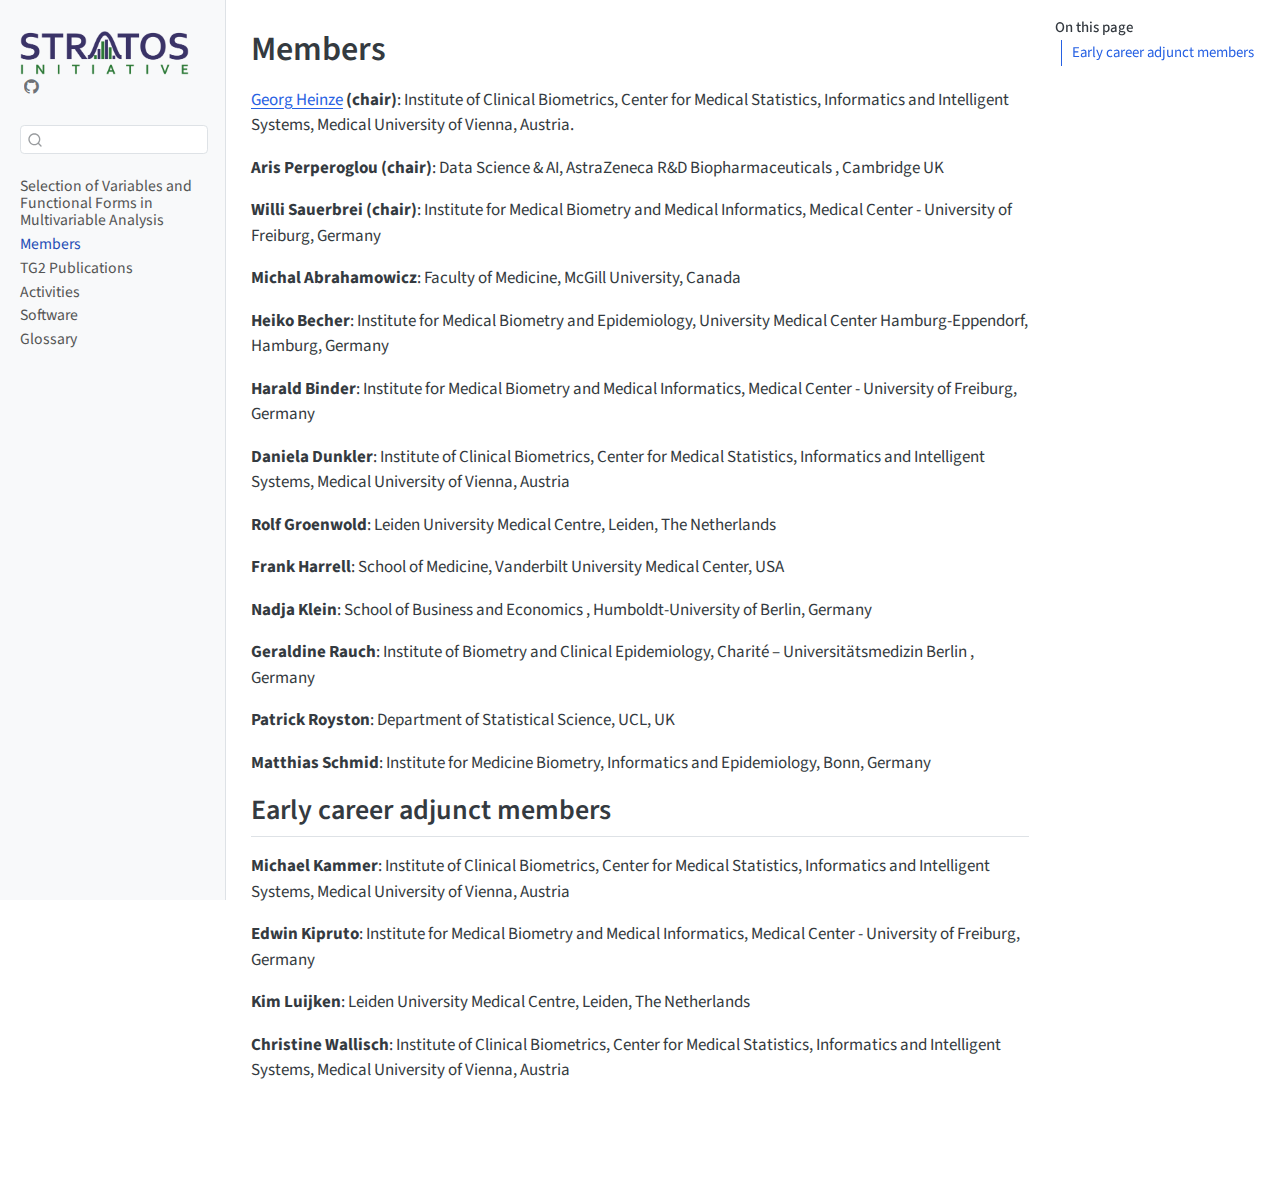
<file: members.html>
<!DOCTYPE html>
<html xmlns="http://www.w3.org/1999/xhtml" lang="en" xml:lang="en"><head>

<meta charset="utf-8">
<meta name="generator" content="quarto-1.6.43">

<meta name="viewport" content="width=device-width, initial-scale=1.0, user-scalable=yes">


<title>Members – STRATOS TG3: Initial Data Analysis</title>
<style>
code{white-space: pre-wrap;}
span.smallcaps{font-variant: small-caps;}
div.columns{display: flex; gap: min(4vw, 1.5em);}
div.column{flex: auto; overflow-x: auto;}
div.hanging-indent{margin-left: 1.5em; text-indent: -1.5em;}
ul.task-list{list-style: none;}
ul.task-list li input[type="checkbox"] {
  width: 0.8em;
  margin: 0 0.8em 0.2em -1em; /* quarto-specific, see https://github.com/quarto-dev/quarto-cli/issues/4556 */ 
  vertical-align: middle;
}
</style>


<script src="site_libs/quarto-nav/quarto-nav.js"></script>
<script src="site_libs/quarto-nav/headroom.min.js"></script>
<script src="site_libs/clipboard/clipboard.min.js"></script>
<script src="site_libs/quarto-search/autocomplete.umd.js"></script>
<script src="site_libs/quarto-search/fuse.min.js"></script>
<script src="site_libs/quarto-search/quarto-search.js"></script>
<meta name="quarto:offset" content="./">
<script src="site_libs/quarto-html/quarto.js"></script>
<script src="site_libs/quarto-html/popper.min.js"></script>
<script src="site_libs/quarto-html/tippy.umd.min.js"></script>
<script src="site_libs/quarto-html/anchor.min.js"></script>
<link href="site_libs/quarto-html/tippy.css" rel="stylesheet">
<link href="site_libs/quarto-html/quarto-syntax-highlighting-d4d76bf8491c20bad77d141916dc28e1.css" rel="stylesheet" id="quarto-text-highlighting-styles">
<script src="site_libs/bootstrap/bootstrap.min.js"></script>
<link href="site_libs/bootstrap/bootstrap-icons.css" rel="stylesheet">
<link href="site_libs/bootstrap/bootstrap-44d8862ff5335838008e1d1029e4056f.min.css" rel="stylesheet" append-hash="true" id="quarto-bootstrap" data-mode="light">
<script id="quarto-search-options" type="application/json">{
  "location": "sidebar",
  "copy-button": false,
  "collapse-after": 3,
  "panel-placement": "start",
  "type": "textbox",
  "limit": 50,
  "keyboard-shortcut": [
    "f",
    "/",
    "s"
  ],
  "show-item-context": false,
  "language": {
    "search-no-results-text": "No results",
    "search-matching-documents-text": "matching documents",
    "search-copy-link-title": "Copy link to search",
    "search-hide-matches-text": "Hide additional matches",
    "search-more-match-text": "more match in this document",
    "search-more-matches-text": "more matches in this document",
    "search-clear-button-title": "Clear",
    "search-text-placeholder": "",
    "search-detached-cancel-button-title": "Cancel",
    "search-submit-button-title": "Submit",
    "search-label": "Search"
  }
}</script>


<link rel="stylesheet" href="styles.css">
</head>

<body class="nav-sidebar docked">

<div id="quarto-search-results"></div>
  <header id="quarto-header" class="headroom fixed-top">
  <nav class="quarto-secondary-nav">
    <div class="container-fluid d-flex">
      <button type="button" class="quarto-btn-toggle btn" data-bs-toggle="collapse" role="button" data-bs-target=".quarto-sidebar-collapse-item" aria-controls="quarto-sidebar" aria-expanded="false" aria-label="Toggle sidebar navigation" onclick="if (window.quartoToggleHeadroom) { window.quartoToggleHeadroom(); }">
        <i class="bi bi-layout-text-sidebar-reverse"></i>
      </button>
        <nav class="quarto-page-breadcrumbs" aria-label="breadcrumb"><ol class="breadcrumb"><li class="breadcrumb-item"><a href="./members.html">Members</a></li></ol></nav>
        <a class="flex-grow-1" role="navigation" data-bs-toggle="collapse" data-bs-target=".quarto-sidebar-collapse-item" aria-controls="quarto-sidebar" aria-expanded="false" aria-label="Toggle sidebar navigation" onclick="if (window.quartoToggleHeadroom) { window.quartoToggleHeadroom(); }">      
        </a>
      <button type="button" class="btn quarto-search-button" aria-label="Search" onclick="window.quartoOpenSearch();">
        <i class="bi bi-search"></i>
      </button>
    </div>
  </nav>
</header>
<!-- content -->
<div id="quarto-content" class="quarto-container page-columns page-rows-contents page-layout-article">
<!-- sidebar -->
  <nav id="quarto-sidebar" class="sidebar collapse collapse-horizontal quarto-sidebar-collapse-item sidebar-navigation docked overflow-auto">
    <div class="pt-lg-2 mt-2 text-left sidebar-header">
      <a href="./index.html" class="sidebar-logo-link">
      <img src="./assets/stratos-color-transpbackgr.png" alt="" class="sidebar-logo py-0 d-lg-inline d-none">
      </a>
      <div class="sidebar-tools-main">
    <a href="https://github.com/stratosida/" title="" class="quarto-navigation-tool px-1" aria-label=""><i class="bi bi-github"></i></a>
</div>
      </div>
        <div class="mt-2 flex-shrink-0 align-items-center">
        <div class="sidebar-search">
        <div id="quarto-search" class="" title="Search"></div>
        </div>
        </div>
    <div class="sidebar-menu-container"> 
    <ul class="list-unstyled mt-1">
        <li class="sidebar-item">
  <div class="sidebar-item-container"> 
  <a href="./index.html" class="sidebar-item-text sidebar-link">
 <span class="menu-text">Selection of Variables and Functional Forms in Multivariable Analysis</span></a>
  </div>
</li>
        <li class="sidebar-item">
  <div class="sidebar-item-container"> 
  <a href="./members.html" class="sidebar-item-text sidebar-link active">
 <span class="menu-text">Members</span></a>
  </div>
</li>
        <li class="sidebar-item">
  <div class="sidebar-item-container"> 
  <a href="./papers.html" class="sidebar-item-text sidebar-link">
 <span class="menu-text">TG2 Publications</span></a>
  </div>
</li>
        <li class="sidebar-item">
  <div class="sidebar-item-container"> 
  <a href="./activities.html" class="sidebar-item-text sidebar-link">
 <span class="menu-text">Activities</span></a>
  </div>
</li>
        <li class="sidebar-item">
  <div class="sidebar-item-container"> 
  <a href="./resources.html" class="sidebar-item-text sidebar-link">
 <span class="menu-text">Software</span></a>
  </div>
</li>
        <li class="sidebar-item">
  <div class="sidebar-item-container"> 
  <a href="./glossary.html" class="sidebar-item-text sidebar-link">
 <span class="menu-text">Glossary</span></a>
  </div>
</li>
    </ul>
    </div>
</nav>
<div id="quarto-sidebar-glass" class="quarto-sidebar-collapse-item" data-bs-toggle="collapse" data-bs-target=".quarto-sidebar-collapse-item"></div>
<!-- margin-sidebar -->
    <div id="quarto-margin-sidebar" class="sidebar margin-sidebar">
        <nav id="TOC" role="doc-toc" class="toc-active">
    <h2 id="toc-title">On this page</h2>
   
  <ul>
  <li><a href="#early-career-adjunct-members" id="toc-early-career-adjunct-members" class="nav-link active" data-scroll-target="#early-career-adjunct-members">Early career adjunct members</a></li>
  </ul>
</nav>
    </div>
<!-- main -->
<main class="content" id="quarto-document-content">

<header id="title-block-header" class="quarto-title-block default">
<div class="quarto-title">
<h1 class="title">Members</h1>
</div>



<div class="quarto-title-meta">

    
  
    
  </div>
  


</header>


<p><strong><a href="https://www.meduniwien.ac.at/researcher/georg_heinze">Georg Heinze</a> (chair)</strong>: Institute of Clinical Biometrics, Center for Medical Statistics, Informatics and Intelligent Systems, Medical University of Vienna, Austria.</p>
<p><strong>Aris Perperoglou (chair)</strong>: Data Science &amp; AI, AstraZeneca R&amp;D Biopharmaceuticals , Cambridge UK</p>
<p><strong>Willi Sauerbrei (chair)</strong>: Institute for Medical Biometry and Medical Informatics, Medical Center - University of Freiburg, Germany</p>
<p><strong>Michal Abrahamowicz</strong>: Faculty of Medicine, McGill University, Canada</p>
<p><strong>Heiko Becher</strong>: Institute for Medical Biometry and Epidemiology, University Medical Center Hamburg-Eppendorf, Hamburg, Germany</p>
<p><strong>Harald Binder</strong>: Institute for Medical Biometry and Medical Informatics, Medical Center - University of Freiburg, Germany</p>
<p><strong>Daniela Dunkler</strong>: Institute of Clinical Biometrics, Center for Medical Statistics, Informatics and Intelligent Systems, Medical University of Vienna, Austria</p>
<p><strong>Rolf Groenwold</strong>: Leiden University Medical Centre, Leiden, The Netherlands</p>
<p><strong>Frank Harrell</strong>: School of Medicine, Vanderbilt University Medical Center, USA</p>
<p><strong>Nadja Klein</strong>: School of Business and Economics , Humboldt-University of Berlin, Germany</p>
<p><strong>Geraldine Rauch</strong>: Institute of Biometry and Clinical Epidemiology, Charité – Universitätsmedizin Berlin , Germany</p>
<p><strong>Patrick Royston</strong>: Department of Statistical Science, UCL, UK</p>
<p><strong>Matthias Schmid</strong>: Institute for Medicine Biometry, Informatics and Epidemiology, Bonn, Germany</p>
<section id="early-career-adjunct-members" class="level2">
<h2 class="anchored" data-anchor-id="early-career-adjunct-members">Early career adjunct members</h2>
<p><strong>Michael Kammer</strong>: Institute of Clinical Biometrics, Center for Medical Statistics, Informatics and Intelligent Systems, Medical University of Vienna, Austria</p>
<p><strong>Edwin Kipruto</strong>: Institute for Medical Biometry and Medical Informatics, Medical Center - University of Freiburg, Germany</p>
<p><strong>Kim Luijken</strong>: Leiden University Medical Centre, Leiden, The Netherlands</p>
<p><strong>Christine Wallisch</strong>: Institute of Clinical Biometrics, Center for Medical Statistics, Informatics and Intelligent Systems, Medical University of Vienna, Austria</p>


</section>

</main> <!-- /main -->
<script id="quarto-html-after-body" type="application/javascript">
window.document.addEventListener("DOMContentLoaded", function (event) {
  const toggleBodyColorMode = (bsSheetEl) => {
    const mode = bsSheetEl.getAttribute("data-mode");
    const bodyEl = window.document.querySelector("body");
    if (mode === "dark") {
      bodyEl.classList.add("quarto-dark");
      bodyEl.classList.remove("quarto-light");
    } else {
      bodyEl.classList.add("quarto-light");
      bodyEl.classList.remove("quarto-dark");
    }
  }
  const toggleBodyColorPrimary = () => {
    const bsSheetEl = window.document.querySelector("link#quarto-bootstrap");
    if (bsSheetEl) {
      toggleBodyColorMode(bsSheetEl);
    }
  }
  toggleBodyColorPrimary();  
  const icon = "";
  const anchorJS = new window.AnchorJS();
  anchorJS.options = {
    placement: 'right',
    icon: icon
  };
  anchorJS.add('.anchored');
  const isCodeAnnotation = (el) => {
    for (const clz of el.classList) {
      if (clz.startsWith('code-annotation-')) {                     
        return true;
      }
    }
    return false;
  }
  const onCopySuccess = function(e) {
    // button target
    const button = e.trigger;
    // don't keep focus
    button.blur();
    // flash "checked"
    button.classList.add('code-copy-button-checked');
    var currentTitle = button.getAttribute("title");
    button.setAttribute("title", "Copied!");
    let tooltip;
    if (window.bootstrap) {
      button.setAttribute("data-bs-toggle", "tooltip");
      button.setAttribute("data-bs-placement", "left");
      button.setAttribute("data-bs-title", "Copied!");
      tooltip = new bootstrap.Tooltip(button, 
        { trigger: "manual", 
          customClass: "code-copy-button-tooltip",
          offset: [0, -8]});
      tooltip.show();    
    }
    setTimeout(function() {
      if (tooltip) {
        tooltip.hide();
        button.removeAttribute("data-bs-title");
        button.removeAttribute("data-bs-toggle");
        button.removeAttribute("data-bs-placement");
      }
      button.setAttribute("title", currentTitle);
      button.classList.remove('code-copy-button-checked');
    }, 1000);
    // clear code selection
    e.clearSelection();
  }
  const getTextToCopy = function(trigger) {
      const codeEl = trigger.previousElementSibling.cloneNode(true);
      for (const childEl of codeEl.children) {
        if (isCodeAnnotation(childEl)) {
          childEl.remove();
        }
      }
      return codeEl.innerText;
  }
  const clipboard = new window.ClipboardJS('.code-copy-button:not([data-in-quarto-modal])', {
    text: getTextToCopy
  });
  clipboard.on('success', onCopySuccess);
  if (window.document.getElementById('quarto-embedded-source-code-modal')) {
    const clipboardModal = new window.ClipboardJS('.code-copy-button[data-in-quarto-modal]', {
      text: getTextToCopy,
      container: window.document.getElementById('quarto-embedded-source-code-modal')
    });
    clipboardModal.on('success', onCopySuccess);
  }
    var localhostRegex = new RegExp(/^(?:http|https):\/\/localhost\:?[0-9]*\//);
    var mailtoRegex = new RegExp(/^mailto:/);
      var filterRegex = new RegExp("https:\/\/stratosida\.github\.io\/");
    var isInternal = (href) => {
        return filterRegex.test(href) || localhostRegex.test(href) || mailtoRegex.test(href);
    }
    // Inspect non-navigation links and adorn them if external
 	var links = window.document.querySelectorAll('a[href]:not(.nav-link):not(.navbar-brand):not(.toc-action):not(.sidebar-link):not(.sidebar-item-toggle):not(.pagination-link):not(.no-external):not([aria-hidden]):not(.dropdown-item):not(.quarto-navigation-tool):not(.about-link)');
    for (var i=0; i<links.length; i++) {
      const link = links[i];
      if (!isInternal(link.href)) {
        // undo the damage that might have been done by quarto-nav.js in the case of
        // links that we want to consider external
        if (link.dataset.originalHref !== undefined) {
          link.href = link.dataset.originalHref;
        }
      }
    }
  function tippyHover(el, contentFn, onTriggerFn, onUntriggerFn) {
    const config = {
      allowHTML: true,
      maxWidth: 500,
      delay: 100,
      arrow: false,
      appendTo: function(el) {
          return el.parentElement;
      },
      interactive: true,
      interactiveBorder: 10,
      theme: 'quarto',
      placement: 'bottom-start',
    };
    if (contentFn) {
      config.content = contentFn;
    }
    if (onTriggerFn) {
      config.onTrigger = onTriggerFn;
    }
    if (onUntriggerFn) {
      config.onUntrigger = onUntriggerFn;
    }
    window.tippy(el, config); 
  }
  const noterefs = window.document.querySelectorAll('a[role="doc-noteref"]');
  for (var i=0; i<noterefs.length; i++) {
    const ref = noterefs[i];
    tippyHover(ref, function() {
      // use id or data attribute instead here
      let href = ref.getAttribute('data-footnote-href') || ref.getAttribute('href');
      try { href = new URL(href).hash; } catch {}
      const id = href.replace(/^#\/?/, "");
      const note = window.document.getElementById(id);
      if (note) {
        return note.innerHTML;
      } else {
        return "";
      }
    });
  }
  const xrefs = window.document.querySelectorAll('a.quarto-xref');
  const processXRef = (id, note) => {
    // Strip column container classes
    const stripColumnClz = (el) => {
      el.classList.remove("page-full", "page-columns");
      if (el.children) {
        for (const child of el.children) {
          stripColumnClz(child);
        }
      }
    }
    stripColumnClz(note)
    if (id === null || id.startsWith('sec-')) {
      // Special case sections, only their first couple elements
      const container = document.createElement("div");
      if (note.children && note.children.length > 2) {
        container.appendChild(note.children[0].cloneNode(true));
        for (let i = 1; i < note.children.length; i++) {
          const child = note.children[i];
          if (child.tagName === "P" && child.innerText === "") {
            continue;
          } else {
            container.appendChild(child.cloneNode(true));
            break;
          }
        }
        if (window.Quarto?.typesetMath) {
          window.Quarto.typesetMath(container);
        }
        return container.innerHTML
      } else {
        if (window.Quarto?.typesetMath) {
          window.Quarto.typesetMath(note);
        }
        return note.innerHTML;
      }
    } else {
      // Remove any anchor links if they are present
      const anchorLink = note.querySelector('a.anchorjs-link');
      if (anchorLink) {
        anchorLink.remove();
      }
      if (window.Quarto?.typesetMath) {
        window.Quarto.typesetMath(note);
      }
      if (note.classList.contains("callout")) {
        return note.outerHTML;
      } else {
        return note.innerHTML;
      }
    }
  }
  for (var i=0; i<xrefs.length; i++) {
    const xref = xrefs[i];
    tippyHover(xref, undefined, function(instance) {
      instance.disable();
      let url = xref.getAttribute('href');
      let hash = undefined; 
      if (url.startsWith('#')) {
        hash = url;
      } else {
        try { hash = new URL(url).hash; } catch {}
      }
      if (hash) {
        const id = hash.replace(/^#\/?/, "");
        const note = window.document.getElementById(id);
        if (note !== null) {
          try {
            const html = processXRef(id, note.cloneNode(true));
            instance.setContent(html);
          } finally {
            instance.enable();
            instance.show();
          }
        } else {
          // See if we can fetch this
          fetch(url.split('#')[0])
          .then(res => res.text())
          .then(html => {
            const parser = new DOMParser();
            const htmlDoc = parser.parseFromString(html, "text/html");
            const note = htmlDoc.getElementById(id);
            if (note !== null) {
              const html = processXRef(id, note);
              instance.setContent(html);
            } 
          }).finally(() => {
            instance.enable();
            instance.show();
          });
        }
      } else {
        // See if we can fetch a full url (with no hash to target)
        // This is a special case and we should probably do some content thinning / targeting
        fetch(url)
        .then(res => res.text())
        .then(html => {
          const parser = new DOMParser();
          const htmlDoc = parser.parseFromString(html, "text/html");
          const note = htmlDoc.querySelector('main.content');
          if (note !== null) {
            // This should only happen for chapter cross references
            // (since there is no id in the URL)
            // remove the first header
            if (note.children.length > 0 && note.children[0].tagName === "HEADER") {
              note.children[0].remove();
            }
            const html = processXRef(null, note);
            instance.setContent(html);
          } 
        }).finally(() => {
          instance.enable();
          instance.show();
        });
      }
    }, function(instance) {
    });
  }
      let selectedAnnoteEl;
      const selectorForAnnotation = ( cell, annotation) => {
        let cellAttr = 'data-code-cell="' + cell + '"';
        let lineAttr = 'data-code-annotation="' +  annotation + '"';
        const selector = 'span[' + cellAttr + '][' + lineAttr + ']';
        return selector;
      }
      const selectCodeLines = (annoteEl) => {
        const doc = window.document;
        const targetCell = annoteEl.getAttribute("data-target-cell");
        const targetAnnotation = annoteEl.getAttribute("data-target-annotation");
        const annoteSpan = window.document.querySelector(selectorForAnnotation(targetCell, targetAnnotation));
        const lines = annoteSpan.getAttribute("data-code-lines").split(",");
        const lineIds = lines.map((line) => {
          return targetCell + "-" + line;
        })
        let top = null;
        let height = null;
        let parent = null;
        if (lineIds.length > 0) {
            //compute the position of the single el (top and bottom and make a div)
            const el = window.document.getElementById(lineIds[0]);
            top = el.offsetTop;
            height = el.offsetHeight;
            parent = el.parentElement.parentElement;
          if (lineIds.length > 1) {
            const lastEl = window.document.getElementById(lineIds[lineIds.length - 1]);
            const bottom = lastEl.offsetTop + lastEl.offsetHeight;
            height = bottom - top;
          }
          if (top !== null && height !== null && parent !== null) {
            // cook up a div (if necessary) and position it 
            let div = window.document.getElementById("code-annotation-line-highlight");
            if (div === null) {
              div = window.document.createElement("div");
              div.setAttribute("id", "code-annotation-line-highlight");
              div.style.position = 'absolute';
              parent.appendChild(div);
            }
            div.style.top = top - 2 + "px";
            div.style.height = height + 4 + "px";
            div.style.left = 0;
            let gutterDiv = window.document.getElementById("code-annotation-line-highlight-gutter");
            if (gutterDiv === null) {
              gutterDiv = window.document.createElement("div");
              gutterDiv.setAttribute("id", "code-annotation-line-highlight-gutter");
              gutterDiv.style.position = 'absolute';
              const codeCell = window.document.getElementById(targetCell);
              const gutter = codeCell.querySelector('.code-annotation-gutter');
              gutter.appendChild(gutterDiv);
            }
            gutterDiv.style.top = top - 2 + "px";
            gutterDiv.style.height = height + 4 + "px";
          }
          selectedAnnoteEl = annoteEl;
        }
      };
      const unselectCodeLines = () => {
        const elementsIds = ["code-annotation-line-highlight", "code-annotation-line-highlight-gutter"];
        elementsIds.forEach((elId) => {
          const div = window.document.getElementById(elId);
          if (div) {
            div.remove();
          }
        });
        selectedAnnoteEl = undefined;
      };
        // Handle positioning of the toggle
    window.addEventListener(
      "resize",
      throttle(() => {
        elRect = undefined;
        if (selectedAnnoteEl) {
          selectCodeLines(selectedAnnoteEl);
        }
      }, 10)
    );
    function throttle(fn, ms) {
    let throttle = false;
    let timer;
      return (...args) => {
        if(!throttle) { // first call gets through
            fn.apply(this, args);
            throttle = true;
        } else { // all the others get throttled
            if(timer) clearTimeout(timer); // cancel #2
            timer = setTimeout(() => {
              fn.apply(this, args);
              timer = throttle = false;
            }, ms);
        }
      };
    }
      // Attach click handler to the DT
      const annoteDls = window.document.querySelectorAll('dt[data-target-cell]');
      for (const annoteDlNode of annoteDls) {
        annoteDlNode.addEventListener('click', (event) => {
          const clickedEl = event.target;
          if (clickedEl !== selectedAnnoteEl) {
            unselectCodeLines();
            const activeEl = window.document.querySelector('dt[data-target-cell].code-annotation-active');
            if (activeEl) {
              activeEl.classList.remove('code-annotation-active');
            }
            selectCodeLines(clickedEl);
            clickedEl.classList.add('code-annotation-active');
          } else {
            // Unselect the line
            unselectCodeLines();
            clickedEl.classList.remove('code-annotation-active');
          }
        });
      }
  const findCites = (el) => {
    const parentEl = el.parentElement;
    if (parentEl) {
      const cites = parentEl.dataset.cites;
      if (cites) {
        return {
          el,
          cites: cites.split(' ')
        };
      } else {
        return findCites(el.parentElement)
      }
    } else {
      return undefined;
    }
  };
  var bibliorefs = window.document.querySelectorAll('a[role="doc-biblioref"]');
  for (var i=0; i<bibliorefs.length; i++) {
    const ref = bibliorefs[i];
    const citeInfo = findCites(ref);
    if (citeInfo) {
      tippyHover(citeInfo.el, function() {
        var popup = window.document.createElement('div');
        citeInfo.cites.forEach(function(cite) {
          var citeDiv = window.document.createElement('div');
          citeDiv.classList.add('hanging-indent');
          citeDiv.classList.add('csl-entry');
          var biblioDiv = window.document.getElementById('ref-' + cite);
          if (biblioDiv) {
            citeDiv.innerHTML = biblioDiv.innerHTML;
          }
          popup.appendChild(citeDiv);
        });
        return popup.innerHTML;
      });
    }
  }
});
</script>
</div> <!-- /content -->




</body></html>
</file>
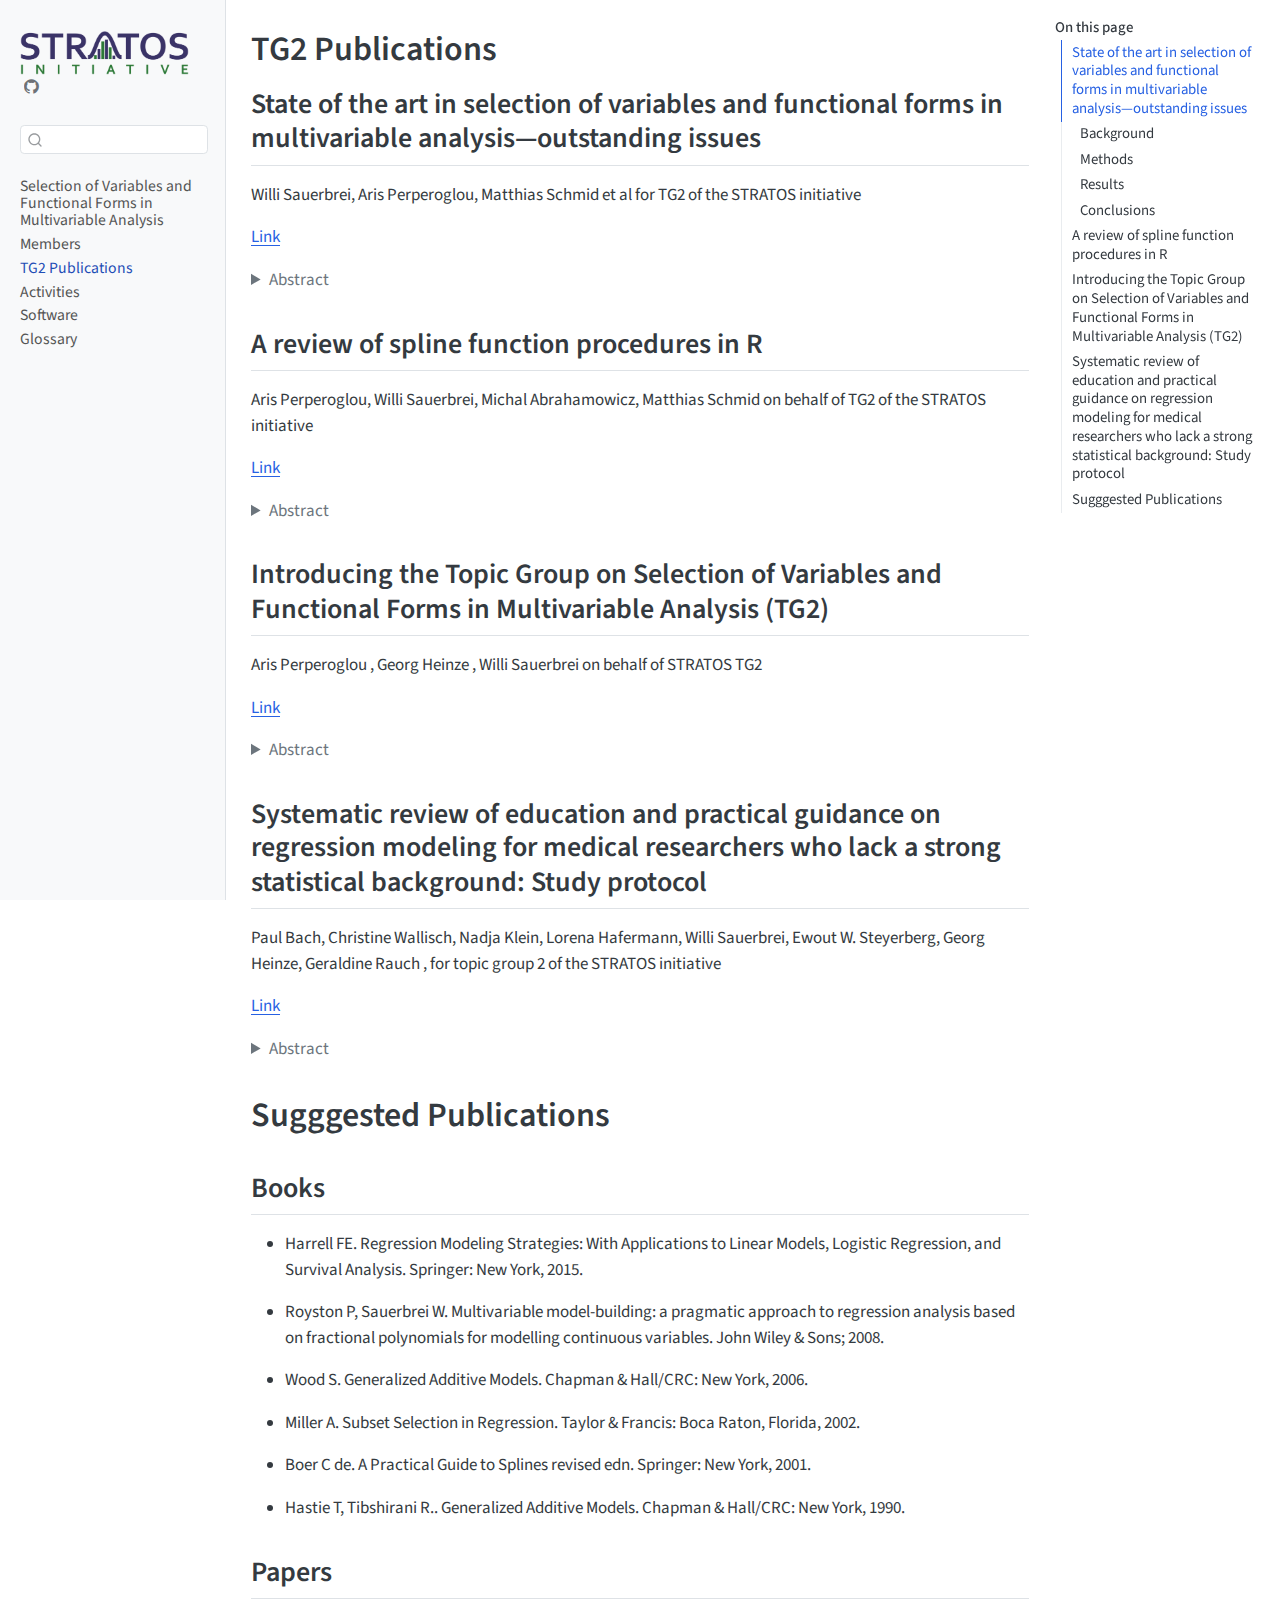
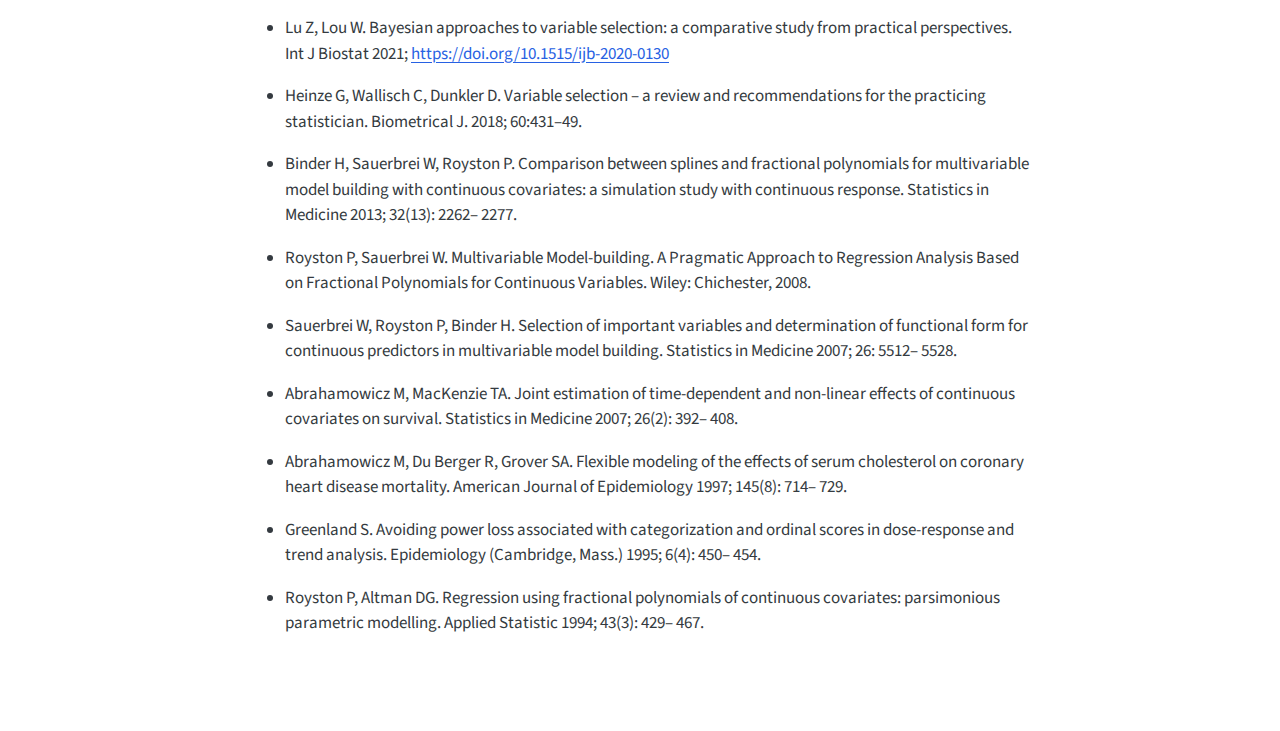
<file: papers.html>
<!DOCTYPE html>
<html xmlns="http://www.w3.org/1999/xhtml" lang="en" xml:lang="en"><head>

<meta charset="utf-8">
<meta name="generator" content="quarto-1.6.43">

<meta name="viewport" content="width=device-width, initial-scale=1.0, user-scalable=yes">


<title>TG2 Publications – STRATOS TG3: Initial Data Analysis</title>
<style>
code{white-space: pre-wrap;}
span.smallcaps{font-variant: small-caps;}
div.columns{display: flex; gap: min(4vw, 1.5em);}
div.column{flex: auto; overflow-x: auto;}
div.hanging-indent{margin-left: 1.5em; text-indent: -1.5em;}
ul.task-list{list-style: none;}
ul.task-list li input[type="checkbox"] {
  width: 0.8em;
  margin: 0 0.8em 0.2em -1em; /* quarto-specific, see https://github.com/quarto-dev/quarto-cli/issues/4556 */ 
  vertical-align: middle;
}
</style>


<script src="site_libs/quarto-nav/quarto-nav.js"></script>
<script src="site_libs/quarto-nav/headroom.min.js"></script>
<script src="site_libs/clipboard/clipboard.min.js"></script>
<script src="site_libs/quarto-search/autocomplete.umd.js"></script>
<script src="site_libs/quarto-search/fuse.min.js"></script>
<script src="site_libs/quarto-search/quarto-search.js"></script>
<meta name="quarto:offset" content="./">
<script src="site_libs/quarto-html/quarto.js"></script>
<script src="site_libs/quarto-html/popper.min.js"></script>
<script src="site_libs/quarto-html/tippy.umd.min.js"></script>
<script src="site_libs/quarto-html/anchor.min.js"></script>
<link href="site_libs/quarto-html/tippy.css" rel="stylesheet">
<link href="site_libs/quarto-html/quarto-syntax-highlighting-d4d76bf8491c20bad77d141916dc28e1.css" rel="stylesheet" id="quarto-text-highlighting-styles">
<script src="site_libs/bootstrap/bootstrap.min.js"></script>
<link href="site_libs/bootstrap/bootstrap-icons.css" rel="stylesheet">
<link href="site_libs/bootstrap/bootstrap-44d8862ff5335838008e1d1029e4056f.min.css" rel="stylesheet" append-hash="true" id="quarto-bootstrap" data-mode="light">
<script id="quarto-search-options" type="application/json">{
  "location": "sidebar",
  "copy-button": false,
  "collapse-after": 3,
  "panel-placement": "start",
  "type": "textbox",
  "limit": 50,
  "keyboard-shortcut": [
    "f",
    "/",
    "s"
  ],
  "show-item-context": false,
  "language": {
    "search-no-results-text": "No results",
    "search-matching-documents-text": "matching documents",
    "search-copy-link-title": "Copy link to search",
    "search-hide-matches-text": "Hide additional matches",
    "search-more-match-text": "more match in this document",
    "search-more-matches-text": "more matches in this document",
    "search-clear-button-title": "Clear",
    "search-text-placeholder": "",
    "search-detached-cancel-button-title": "Cancel",
    "search-submit-button-title": "Submit",
    "search-label": "Search"
  }
}</script>


<link rel="stylesheet" href="styles.css">
</head>

<body class="nav-sidebar docked">

<div id="quarto-search-results"></div>
  <header id="quarto-header" class="headroom fixed-top">
  <nav class="quarto-secondary-nav">
    <div class="container-fluid d-flex">
      <button type="button" class="quarto-btn-toggle btn" data-bs-toggle="collapse" role="button" data-bs-target=".quarto-sidebar-collapse-item" aria-controls="quarto-sidebar" aria-expanded="false" aria-label="Toggle sidebar navigation" onclick="if (window.quartoToggleHeadroom) { window.quartoToggleHeadroom(); }">
        <i class="bi bi-layout-text-sidebar-reverse"></i>
      </button>
        <nav class="quarto-page-breadcrumbs" aria-label="breadcrumb"><ol class="breadcrumb"><li class="breadcrumb-item"><a href="./papers.html">TG2 Publications</a></li></ol></nav>
        <a class="flex-grow-1" role="navigation" data-bs-toggle="collapse" data-bs-target=".quarto-sidebar-collapse-item" aria-controls="quarto-sidebar" aria-expanded="false" aria-label="Toggle sidebar navigation" onclick="if (window.quartoToggleHeadroom) { window.quartoToggleHeadroom(); }">      
        </a>
      <button type="button" class="btn quarto-search-button" aria-label="Search" onclick="window.quartoOpenSearch();">
        <i class="bi bi-search"></i>
      </button>
    </div>
  </nav>
</header>
<!-- content -->
<div id="quarto-content" class="quarto-container page-columns page-rows-contents page-layout-article">
<!-- sidebar -->
  <nav id="quarto-sidebar" class="sidebar collapse collapse-horizontal quarto-sidebar-collapse-item sidebar-navigation docked overflow-auto">
    <div class="pt-lg-2 mt-2 text-left sidebar-header">
      <a href="./index.html" class="sidebar-logo-link">
      <img src="./assets/stratos-color-transpbackgr.png" alt="" class="sidebar-logo py-0 d-lg-inline d-none">
      </a>
      <div class="sidebar-tools-main">
    <a href="https://github.com/stratosida/" title="" class="quarto-navigation-tool px-1" aria-label=""><i class="bi bi-github"></i></a>
</div>
      </div>
        <div class="mt-2 flex-shrink-0 align-items-center">
        <div class="sidebar-search">
        <div id="quarto-search" class="" title="Search"></div>
        </div>
        </div>
    <div class="sidebar-menu-container"> 
    <ul class="list-unstyled mt-1">
        <li class="sidebar-item">
  <div class="sidebar-item-container"> 
  <a href="./index.html" class="sidebar-item-text sidebar-link">
 <span class="menu-text">Selection of Variables and Functional Forms in Multivariable Analysis</span></a>
  </div>
</li>
        <li class="sidebar-item">
  <div class="sidebar-item-container"> 
  <a href="./members.html" class="sidebar-item-text sidebar-link">
 <span class="menu-text">Members</span></a>
  </div>
</li>
        <li class="sidebar-item">
  <div class="sidebar-item-container"> 
  <a href="./papers.html" class="sidebar-item-text sidebar-link active">
 <span class="menu-text">TG2 Publications</span></a>
  </div>
</li>
        <li class="sidebar-item">
  <div class="sidebar-item-container"> 
  <a href="./activities.html" class="sidebar-item-text sidebar-link">
 <span class="menu-text">Activities</span></a>
  </div>
</li>
        <li class="sidebar-item">
  <div class="sidebar-item-container"> 
  <a href="./resources.html" class="sidebar-item-text sidebar-link">
 <span class="menu-text">Software</span></a>
  </div>
</li>
        <li class="sidebar-item">
  <div class="sidebar-item-container"> 
  <a href="./glossary.html" class="sidebar-item-text sidebar-link">
 <span class="menu-text">Glossary</span></a>
  </div>
</li>
    </ul>
    </div>
</nav>
<div id="quarto-sidebar-glass" class="quarto-sidebar-collapse-item" data-bs-toggle="collapse" data-bs-target=".quarto-sidebar-collapse-item"></div>
<!-- margin-sidebar -->
    <div id="quarto-margin-sidebar" class="sidebar margin-sidebar">
        <nav id="TOC" role="doc-toc" class="toc-active">
    <h2 id="toc-title">On this page</h2>
   
  <ul>
  <li><a href="#state-of-the-art-in-selection-of-variables-and-functional-forms-in-multivariable-analysisoutstanding-issues" id="toc-state-of-the-art-in-selection-of-variables-and-functional-forms-in-multivariable-analysisoutstanding-issues" class="nav-link active" data-scroll-target="#state-of-the-art-in-selection-of-variables-and-functional-forms-in-multivariable-analysisoutstanding-issues">State of the art in selection of variables and functional forms in multivariable analysis—outstanding issues</a>
  <ul class="collapse">
  <li><a href="#background" id="toc-background" class="nav-link" data-scroll-target="#background">Background</a></li>
  <li><a href="#methods" id="toc-methods" class="nav-link" data-scroll-target="#methods">Methods</a></li>
  <li><a href="#results" id="toc-results" class="nav-link" data-scroll-target="#results">Results</a></li>
  <li><a href="#conclusions" id="toc-conclusions" class="nav-link" data-scroll-target="#conclusions">Conclusions</a></li>
  </ul></li>
  <li><a href="#a-review-of-spline-function-procedures-in-r" id="toc-a-review-of-spline-function-procedures-in-r" class="nav-link" data-scroll-target="#a-review-of-spline-function-procedures-in-r">A review of spline function procedures in R</a>
  <ul class="collapse">
  <li><a href="#background-1" id="toc-background-1" class="nav-link" data-scroll-target="#background-1">Background</a></li>
  <li><a href="#methods-1" id="toc-methods-1" class="nav-link" data-scroll-target="#methods-1">Methods</a></li>
  <li><a href="#results-1" id="toc-results-1" class="nav-link" data-scroll-target="#results-1">Results</a></li>
  <li><a href="#conclusions-1" id="toc-conclusions-1" class="nav-link" data-scroll-target="#conclusions-1">Conclusions</a></li>
  </ul></li>
  <li><a href="#introducing-the-topic-group-on-selection-of-variables-and-functional-forms-in-multivariable-analysis-tg2" id="toc-introducing-the-topic-group-on-selection-of-variables-and-functional-forms-in-multivariable-analysis-tg2" class="nav-link" data-scroll-target="#introducing-the-topic-group-on-selection-of-variables-and-functional-forms-in-multivariable-analysis-tg2">Introducing the Topic Group on Selection of Variables and Functional Forms in Multivariable Analysis (TG2)</a></li>
  <li><a href="#systematic-review-of-education-and-practical-guidance-on-regression-modeling-for-medical-researchers-who-lack-a-strong-statistical-background-study-protocol" id="toc-systematic-review-of-education-and-practical-guidance-on-regression-modeling-for-medical-researchers-who-lack-a-strong-statistical-background-study-protocol" class="nav-link" data-scroll-target="#systematic-review-of-education-and-practical-guidance-on-regression-modeling-for-medical-researchers-who-lack-a-strong-statistical-background-study-protocol">Systematic review of education and practical guidance on regression modeling for medical researchers who lack a strong statistical background: Study protocol</a></li>
  <li><a href="#sugggested-publications" id="toc-sugggested-publications" class="nav-link" data-scroll-target="#sugggested-publications">Sugggested Publications</a>
  <ul class="collapse">
  <li><a href="#books" id="toc-books" class="nav-link" data-scroll-target="#books">Books</a></li>
  <li><a href="#papers" id="toc-papers" class="nav-link" data-scroll-target="#papers">Papers</a></li>
  </ul></li>
  </ul>
</nav>
    </div>
<!-- main -->
<main class="content" id="quarto-document-content">

<header id="title-block-header" class="quarto-title-block default">
<div class="quarto-title">
<h1 class="title">TG2 Publications</h1>
</div>



<div class="quarto-title-meta">

    
  
    
  </div>
  


</header>


<section id="state-of-the-art-in-selection-of-variables-and-functional-forms-in-multivariable-analysisoutstanding-issues" class="level2">
<h2 class="anchored" data-anchor-id="state-of-the-art-in-selection-of-variables-and-functional-forms-in-multivariable-analysisoutstanding-issues">State of the art in selection of variables and functional forms in multivariable analysis—outstanding issues</h2>
<p>Willi Sauerbrei, Aris Perperoglou, Matthias Schmid et al for TG2 of the STRATOS initiative</p>
<p><a href="https://diagnprognres.biomedcentral.com/articles/10.1186/s41512-020-00074-3">Link</a></p>
<details>
<summary>
Abstract
</summary>
<section id="background" class="level3">
<h3 class="anchored" data-anchor-id="background">Background</h3>
<p>How to select variables and identify functional forms for continuous variables is a key concern when creating a multivariable model. Ad hoc ‘traditional’ approaches to variable selection have been in use for at least 50 years. Similarly, methods for determining functional forms for continuous variables were first suggested many years ago. More recently, many alternative approaches to address these two challenges have been proposed, but knowledge of their properties and meaningful comparisons between them are scarce. To define a state of the art and to provide evidence-supported guidance to researchers who have only a basic level of statistical knowledge, many outstanding issues in multivariable modelling remain. Our main aims are to identify and illustrate such gaps in the literature and present them at a moderate technical level to the wide community of practitioners, researchers and students of statistics.</p>
</section>
<section id="methods" class="level3">
<h3 class="anchored" data-anchor-id="methods">Methods</h3>
<p>We briefly discuss general issues in building descriptive regression models, strategies for variable selection, different ways of choosing functional forms for continuous variables and methods for combining the selection of variables and functions. We discuss two examples, taken from the medical literature, to illustrate problems in the practice of modelling.</p>
</section>
<section id="results" class="level3">
<h3 class="anchored" data-anchor-id="results">Results</h3>
<p>Our overview revealed that there is not yet enough evidence on which to base recommendations for the selection of variables and functional forms in multivariable analysis. Such evidence may come from comparisons between alternative methods. In particular, we highlight seven important topics that require further investigation and make suggestions for the direction of further research.</p>
</section>
<section id="conclusions" class="level3">
<h3 class="anchored" data-anchor-id="conclusions">Conclusions</h3>
Selection of variables and of functional forms are important topics in multivariable analysis. To define a state of the art and to provide evidence-supported guidance to researchers who have only a basic level of statistical knowledge, further comparative research is required.
</section></details>
</section>

<section id="a-review-of-spline-function-procedures-in-r" class="level2">
<h2 class="anchored" data-anchor-id="a-review-of-spline-function-procedures-in-r">A review of spline function procedures in R</h2>
<p>Aris Perperoglou, Willi Sauerbrei, Michal Abrahamowicz, Matthias Schmid on behalf of TG2 of the STRATOS initiative</p>
<p><a href="https://bmcmedresmethodol.biomedcentral.com/articles/10.1186/s12874-019-0666-3">Link</a></p>
<details>
<summary>
Abstract
</summary>
<section id="background-1" class="level3">
<h3 class="anchored" data-anchor-id="background-1">Background</h3>
<p>With progress on both the theoretical and the computational fronts the use of spline modelling has become an established tool in statistical regression analysis. An important issue in spline modelling is the availability of user friendly, well documented software packages. Following the idea of the STRengthening Analytical Thinking for Observational Studies initiative to provide users with guidance documents on the application of statistical methods in observational research, the aim of this article is to provide an overview of the most widely used spline-based techniques and their implementation in R.</p>
</section>
<section id="methods-1" class="level3">
<h3 class="anchored" data-anchor-id="methods-1">Methods</h3>
<p>In this work, we focus on the R Language for Statistical Computing which has become a hugely popular statistics software. We identified a set of packages that include functions for spline modelling within a regression framework. Using simulated and real data we provide an introduction to spline modelling and an overview of the most popular spline functions.</p>
</section>
<section id="results-1" class="level3">
<h3 class="anchored" data-anchor-id="results-1">Results</h3>
<p>We present a series of simple scenarios of univariate data, where different basis functions are used to identify the correct functional form of an independent variable. Even in simple data, using routines from different packages would lead to different results.</p>
</section>
<section id="conclusions-1" class="level3">
<h3 class="anchored" data-anchor-id="conclusions-1">Conclusions</h3>
This work illustrate challenges that an analyst faces when working with data. Most differences can be attributed to the choice of hyper-parameters rather than the basis used. In fact an experienced user will know how to obtain a reasonable outcome, regardless of the type of spline used. However, many analysts do not have sufficient knowledge to use these powerful tools adequately and will need more guidance.
</section></details>
</section>

<section id="introducing-the-topic-group-on-selection-of-variables-and-functional-forms-in-multivariable-analysis-tg2" class="level2">
<h2 class="anchored" data-anchor-id="introducing-the-topic-group-on-selection-of-variables-and-functional-forms-in-multivariable-analysis-tg2">Introducing the Topic Group on Selection of Variables and Functional Forms in Multivariable Analysis (TG2)</h2>
<p>Aris Perperoglou , Georg Heinze , Willi Sauerbrei on behalf of STRATOS TG2</p>
<p><a href="https://stratos-initiative.org/sites/default/files/STRATOS-TG2-BB-variable-selection.pdf">Link</a></p>
<details>
<summary>
Abstract
</summary>
The Biometric Bulletin has recently introduced its readership to the STRATOS initiative and described the activities of the Topic Groups on Missing Data (TG1), Measurement Error (TG4) and on Initial Data Analysis (TG3). This series now continues with an introduction to TG2, dealing with selection of variables and functional forms in multivariable analysis.
</details>
</section>
<section id="systematic-review-of-education-and-practical-guidance-on-regression-modeling-for-medical-researchers-who-lack-a-strong-statistical-background-study-protocol" class="level2">
<h2 class="anchored" data-anchor-id="systematic-review-of-education-and-practical-guidance-on-regression-modeling-for-medical-researchers-who-lack-a-strong-statistical-background-study-protocol">Systematic review of education and practical guidance on regression modeling for medical researchers who lack a strong statistical background: Study protocol</h2>
<p>Paul Bach, Christine Wallisch, Nadja Klein, Lorena Hafermann, Willi Sauerbrei, Ewout W. Steyerberg, Georg Heinze, Geraldine Rauch , for topic group 2 of the STRATOS initiative</p>
<p><a href="https://journals.plos.org/plosone/article?id=10.1371/journal.pone.0241427">Link</a></p>
<details>
<summary>
Abstract
</summary>
In the last decades, statistical methodology has developed rapidly, in particular in the field of regression modeling. Multivariable regression models are applied in almost all medical research projects. Therefore, the potential impact of statistical misconceptions within this field can be enormous Indeed, the current theoretical statistical knowledge is not always adequately transferred to the current practice in medical statistics. Some medical journals have identified this problem and published isolated statistical articles and even whole series thereof. In this systematic review, we aim to assess the current level of education on regression modeling that is provided to medical researchers via series of statistical articles published in medical journals. The present manuscript is a protocol for a systematic review that aims to assess which aspects of regression modeling are covered by statistical series published in medical journals that intend to train and guide applied medical researchers with limited statistical knowledge. Statistical paper series cannot easily be summarized and identified by common keywords in an electronic search engine like Scopus. We therefore identified series by a systematic request to statistical experts who are part or related to the STRATOS Initiative (STRengthening Analytical Thinking for Observational Studies). Within each identified article, two raters will independently check the content of the articles with respect to a predefined list of key aspects related to regression modeling. The content analysis of the topic-relevant articles will be performed using a predefined report form to assess the content as objectively as possible. Any disputes will be resolved by a third reviewer. Summary analyses will identify potential methodological gaps and misconceptions that may have an important impact on the quality of analyses in medical research. This review will thus provide a basis for future guidance papers and tutorials in the field of regression modeling which will enable medical researchers 1) to interpret publications in a correct way, 2) to perform basic statistical analyses in a correct way and 3) to identify situations when the help of a statistical expert is required.
</details>
</section>
<section id="sugggested-publications" class="level1">
<h1>Sugggested Publications</h1>
<section id="books" class="level2">
<h2 class="anchored" data-anchor-id="books">Books</h2>
<ul>
<li><p>Harrell FE. Regression Modeling Strategies: With Applications to Linear Models, Logistic Regression, and Survival Analysis. Springer: New York, 2015.</p></li>
<li><p>Royston P, Sauerbrei W. Multivariable model-building: a pragmatic approach to regression analysis based on fractional polynomials for modelling continuous variables. John Wiley &amp; Sons; 2008.</p></li>
<li><p>Wood S. Generalized Additive Models. Chapman &amp; Hall/CRC: New York, 2006.</p></li>
<li><p>Miller A. Subset Selection in Regression. Taylor &amp; Francis: Boca Raton, Florida, 2002.</p></li>
<li><p>Boer C de. A Practical Guide to Splines revised edn. Springer: New York, 2001.</p></li>
<li><p>Hastie T, Tibshirani R.. Generalized Additive Models. Chapman &amp; Hall/CRC: New York, 1990.</p></li>
</ul>
</section>
<section id="papers" class="level2">
<h2 class="anchored" data-anchor-id="papers">Papers</h2>
<ul>
<li><p>Lu Z, Lou W. Bayesian approaches to variable selection: a comparative study from practical perspectives. Int J Biostat 2021; <a href="https://doi.org/10.1515/ijb-2020-0130">https://doi.org/10.1515/ijb-2020-0130</a></p></li>
<li><p>Heinze G, Wallisch C, Dunkler D. Variable selection – a review and recommendations for the practicing statistician. Biometrical J. 2018; 60:431–49.</p></li>
<li><p>Binder H, Sauerbrei W, Royston P. Comparison between splines and fractional polynomials for multivariable model building with continuous covariates: a simulation study with continuous response. Statistics in Medicine 2013; 32(13): 2262– 2277.</p></li>
<li><p>Royston P, Sauerbrei W. Multivariable Model‐building. A Pragmatic Approach to Regression Analysis Based on Fractional Polynomials for Continuous Variables. Wiley: Chichester, 2008.</p></li>
<li><p>Sauerbrei W, Royston P, Binder H. Selection of important variables and determination of functional form for continuous predictors in multivariable model building. Statistics in Medicine 2007; 26: 5512– 5528.</p></li>
<li><p>Abrahamowicz M, MacKenzie TA. Joint estimation of time‐dependent and non‐linear effects of continuous covariates on survival. Statistics in Medicine 2007; 26(2): 392– 408.</p></li>
<li><p>Abrahamowicz M, Du Berger R, Grover SA. Flexible modeling of the effects of serum cholesterol on coronary heart disease mortality. American Journal of Epidemiology 1997; 145(8): 714– 729.</p></li>
<li><p>Greenland S. Avoiding power loss associated with categorization and ordinal scores in dose‐response and trend analysis. Epidemiology (Cambridge, Mass.) 1995; 6(4): 450– 454.</p></li>
<li><p>Royston P, Altman DG. Regression using fractional polynomials of continuous covariates: parsimonious parametric modelling. Applied Statistic 1994; 43(3): 429– 467.</p></li>
</ul>


</section>
</section>

</main> <!-- /main -->
<script id="quarto-html-after-body" type="application/javascript">
window.document.addEventListener("DOMContentLoaded", function (event) {
  const toggleBodyColorMode = (bsSheetEl) => {
    const mode = bsSheetEl.getAttribute("data-mode");
    const bodyEl = window.document.querySelector("body");
    if (mode === "dark") {
      bodyEl.classList.add("quarto-dark");
      bodyEl.classList.remove("quarto-light");
    } else {
      bodyEl.classList.add("quarto-light");
      bodyEl.classList.remove("quarto-dark");
    }
  }
  const toggleBodyColorPrimary = () => {
    const bsSheetEl = window.document.querySelector("link#quarto-bootstrap");
    if (bsSheetEl) {
      toggleBodyColorMode(bsSheetEl);
    }
  }
  toggleBodyColorPrimary();  
  const icon = "";
  const anchorJS = new window.AnchorJS();
  anchorJS.options = {
    placement: 'right',
    icon: icon
  };
  anchorJS.add('.anchored');
  const isCodeAnnotation = (el) => {
    for (const clz of el.classList) {
      if (clz.startsWith('code-annotation-')) {                     
        return true;
      }
    }
    return false;
  }
  const onCopySuccess = function(e) {
    // button target
    const button = e.trigger;
    // don't keep focus
    button.blur();
    // flash "checked"
    button.classList.add('code-copy-button-checked');
    var currentTitle = button.getAttribute("title");
    button.setAttribute("title", "Copied!");
    let tooltip;
    if (window.bootstrap) {
      button.setAttribute("data-bs-toggle", "tooltip");
      button.setAttribute("data-bs-placement", "left");
      button.setAttribute("data-bs-title", "Copied!");
      tooltip = new bootstrap.Tooltip(button, 
        { trigger: "manual", 
          customClass: "code-copy-button-tooltip",
          offset: [0, -8]});
      tooltip.show();    
    }
    setTimeout(function() {
      if (tooltip) {
        tooltip.hide();
        button.removeAttribute("data-bs-title");
        button.removeAttribute("data-bs-toggle");
        button.removeAttribute("data-bs-placement");
      }
      button.setAttribute("title", currentTitle);
      button.classList.remove('code-copy-button-checked');
    }, 1000);
    // clear code selection
    e.clearSelection();
  }
  const getTextToCopy = function(trigger) {
      const codeEl = trigger.previousElementSibling.cloneNode(true);
      for (const childEl of codeEl.children) {
        if (isCodeAnnotation(childEl)) {
          childEl.remove();
        }
      }
      return codeEl.innerText;
  }
  const clipboard = new window.ClipboardJS('.code-copy-button:not([data-in-quarto-modal])', {
    text: getTextToCopy
  });
  clipboard.on('success', onCopySuccess);
  if (window.document.getElementById('quarto-embedded-source-code-modal')) {
    const clipboardModal = new window.ClipboardJS('.code-copy-button[data-in-quarto-modal]', {
      text: getTextToCopy,
      container: window.document.getElementById('quarto-embedded-source-code-modal')
    });
    clipboardModal.on('success', onCopySuccess);
  }
    var localhostRegex = new RegExp(/^(?:http|https):\/\/localhost\:?[0-9]*\//);
    var mailtoRegex = new RegExp(/^mailto:/);
      var filterRegex = new RegExp("https:\/\/stratosida\.github\.io\/");
    var isInternal = (href) => {
        return filterRegex.test(href) || localhostRegex.test(href) || mailtoRegex.test(href);
    }
    // Inspect non-navigation links and adorn them if external
 	var links = window.document.querySelectorAll('a[href]:not(.nav-link):not(.navbar-brand):not(.toc-action):not(.sidebar-link):not(.sidebar-item-toggle):not(.pagination-link):not(.no-external):not([aria-hidden]):not(.dropdown-item):not(.quarto-navigation-tool):not(.about-link)');
    for (var i=0; i<links.length; i++) {
      const link = links[i];
      if (!isInternal(link.href)) {
        // undo the damage that might have been done by quarto-nav.js in the case of
        // links that we want to consider external
        if (link.dataset.originalHref !== undefined) {
          link.href = link.dataset.originalHref;
        }
      }
    }
  function tippyHover(el, contentFn, onTriggerFn, onUntriggerFn) {
    const config = {
      allowHTML: true,
      maxWidth: 500,
      delay: 100,
      arrow: false,
      appendTo: function(el) {
          return el.parentElement;
      },
      interactive: true,
      interactiveBorder: 10,
      theme: 'quarto',
      placement: 'bottom-start',
    };
    if (contentFn) {
      config.content = contentFn;
    }
    if (onTriggerFn) {
      config.onTrigger = onTriggerFn;
    }
    if (onUntriggerFn) {
      config.onUntrigger = onUntriggerFn;
    }
    window.tippy(el, config); 
  }
  const noterefs = window.document.querySelectorAll('a[role="doc-noteref"]');
  for (var i=0; i<noterefs.length; i++) {
    const ref = noterefs[i];
    tippyHover(ref, function() {
      // use id or data attribute instead here
      let href = ref.getAttribute('data-footnote-href') || ref.getAttribute('href');
      try { href = new URL(href).hash; } catch {}
      const id = href.replace(/^#\/?/, "");
      const note = window.document.getElementById(id);
      if (note) {
        return note.innerHTML;
      } else {
        return "";
      }
    });
  }
  const xrefs = window.document.querySelectorAll('a.quarto-xref');
  const processXRef = (id, note) => {
    // Strip column container classes
    const stripColumnClz = (el) => {
      el.classList.remove("page-full", "page-columns");
      if (el.children) {
        for (const child of el.children) {
          stripColumnClz(child);
        }
      }
    }
    stripColumnClz(note)
    if (id === null || id.startsWith('sec-')) {
      // Special case sections, only their first couple elements
      const container = document.createElement("div");
      if (note.children && note.children.length > 2) {
        container.appendChild(note.children[0].cloneNode(true));
        for (let i = 1; i < note.children.length; i++) {
          const child = note.children[i];
          if (child.tagName === "P" && child.innerText === "") {
            continue;
          } else {
            container.appendChild(child.cloneNode(true));
            break;
          }
        }
        if (window.Quarto?.typesetMath) {
          window.Quarto.typesetMath(container);
        }
        return container.innerHTML
      } else {
        if (window.Quarto?.typesetMath) {
          window.Quarto.typesetMath(note);
        }
        return note.innerHTML;
      }
    } else {
      // Remove any anchor links if they are present
      const anchorLink = note.querySelector('a.anchorjs-link');
      if (anchorLink) {
        anchorLink.remove();
      }
      if (window.Quarto?.typesetMath) {
        window.Quarto.typesetMath(note);
      }
      if (note.classList.contains("callout")) {
        return note.outerHTML;
      } else {
        return note.innerHTML;
      }
    }
  }
  for (var i=0; i<xrefs.length; i++) {
    const xref = xrefs[i];
    tippyHover(xref, undefined, function(instance) {
      instance.disable();
      let url = xref.getAttribute('href');
      let hash = undefined; 
      if (url.startsWith('#')) {
        hash = url;
      } else {
        try { hash = new URL(url).hash; } catch {}
      }
      if (hash) {
        const id = hash.replace(/^#\/?/, "");
        const note = window.document.getElementById(id);
        if (note !== null) {
          try {
            const html = processXRef(id, note.cloneNode(true));
            instance.setContent(html);
          } finally {
            instance.enable();
            instance.show();
          }
        } else {
          // See if we can fetch this
          fetch(url.split('#')[0])
          .then(res => res.text())
          .then(html => {
            const parser = new DOMParser();
            const htmlDoc = parser.parseFromString(html, "text/html");
            const note = htmlDoc.getElementById(id);
            if (note !== null) {
              const html = processXRef(id, note);
              instance.setContent(html);
            } 
          }).finally(() => {
            instance.enable();
            instance.show();
          });
        }
      } else {
        // See if we can fetch a full url (with no hash to target)
        // This is a special case and we should probably do some content thinning / targeting
        fetch(url)
        .then(res => res.text())
        .then(html => {
          const parser = new DOMParser();
          const htmlDoc = parser.parseFromString(html, "text/html");
          const note = htmlDoc.querySelector('main.content');
          if (note !== null) {
            // This should only happen for chapter cross references
            // (since there is no id in the URL)
            // remove the first header
            if (note.children.length > 0 && note.children[0].tagName === "HEADER") {
              note.children[0].remove();
            }
            const html = processXRef(null, note);
            instance.setContent(html);
          } 
        }).finally(() => {
          instance.enable();
          instance.show();
        });
      }
    }, function(instance) {
    });
  }
      let selectedAnnoteEl;
      const selectorForAnnotation = ( cell, annotation) => {
        let cellAttr = 'data-code-cell="' + cell + '"';
        let lineAttr = 'data-code-annotation="' +  annotation + '"';
        const selector = 'span[' + cellAttr + '][' + lineAttr + ']';
        return selector;
      }
      const selectCodeLines = (annoteEl) => {
        const doc = window.document;
        const targetCell = annoteEl.getAttribute("data-target-cell");
        const targetAnnotation = annoteEl.getAttribute("data-target-annotation");
        const annoteSpan = window.document.querySelector(selectorForAnnotation(targetCell, targetAnnotation));
        const lines = annoteSpan.getAttribute("data-code-lines").split(",");
        const lineIds = lines.map((line) => {
          return targetCell + "-" + line;
        })
        let top = null;
        let height = null;
        let parent = null;
        if (lineIds.length > 0) {
            //compute the position of the single el (top and bottom and make a div)
            const el = window.document.getElementById(lineIds[0]);
            top = el.offsetTop;
            height = el.offsetHeight;
            parent = el.parentElement.parentElement;
          if (lineIds.length > 1) {
            const lastEl = window.document.getElementById(lineIds[lineIds.length - 1]);
            const bottom = lastEl.offsetTop + lastEl.offsetHeight;
            height = bottom - top;
          }
          if (top !== null && height !== null && parent !== null) {
            // cook up a div (if necessary) and position it 
            let div = window.document.getElementById("code-annotation-line-highlight");
            if (div === null) {
              div = window.document.createElement("div");
              div.setAttribute("id", "code-annotation-line-highlight");
              div.style.position = 'absolute';
              parent.appendChild(div);
            }
            div.style.top = top - 2 + "px";
            div.style.height = height + 4 + "px";
            div.style.left = 0;
            let gutterDiv = window.document.getElementById("code-annotation-line-highlight-gutter");
            if (gutterDiv === null) {
              gutterDiv = window.document.createElement("div");
              gutterDiv.setAttribute("id", "code-annotation-line-highlight-gutter");
              gutterDiv.style.position = 'absolute';
              const codeCell = window.document.getElementById(targetCell);
              const gutter = codeCell.querySelector('.code-annotation-gutter');
              gutter.appendChild(gutterDiv);
            }
            gutterDiv.style.top = top - 2 + "px";
            gutterDiv.style.height = height + 4 + "px";
          }
          selectedAnnoteEl = annoteEl;
        }
      };
      const unselectCodeLines = () => {
        const elementsIds = ["code-annotation-line-highlight", "code-annotation-line-highlight-gutter"];
        elementsIds.forEach((elId) => {
          const div = window.document.getElementById(elId);
          if (div) {
            div.remove();
          }
        });
        selectedAnnoteEl = undefined;
      };
        // Handle positioning of the toggle
    window.addEventListener(
      "resize",
      throttle(() => {
        elRect = undefined;
        if (selectedAnnoteEl) {
          selectCodeLines(selectedAnnoteEl);
        }
      }, 10)
    );
    function throttle(fn, ms) {
    let throttle = false;
    let timer;
      return (...args) => {
        if(!throttle) { // first call gets through
            fn.apply(this, args);
            throttle = true;
        } else { // all the others get throttled
            if(timer) clearTimeout(timer); // cancel #2
            timer = setTimeout(() => {
              fn.apply(this, args);
              timer = throttle = false;
            }, ms);
        }
      };
    }
      // Attach click handler to the DT
      const annoteDls = window.document.querySelectorAll('dt[data-target-cell]');
      for (const annoteDlNode of annoteDls) {
        annoteDlNode.addEventListener('click', (event) => {
          const clickedEl = event.target;
          if (clickedEl !== selectedAnnoteEl) {
            unselectCodeLines();
            const activeEl = window.document.querySelector('dt[data-target-cell].code-annotation-active');
            if (activeEl) {
              activeEl.classList.remove('code-annotation-active');
            }
            selectCodeLines(clickedEl);
            clickedEl.classList.add('code-annotation-active');
          } else {
            // Unselect the line
            unselectCodeLines();
            clickedEl.classList.remove('code-annotation-active');
          }
        });
      }
  const findCites = (el) => {
    const parentEl = el.parentElement;
    if (parentEl) {
      const cites = parentEl.dataset.cites;
      if (cites) {
        return {
          el,
          cites: cites.split(' ')
        };
      } else {
        return findCites(el.parentElement)
      }
    } else {
      return undefined;
    }
  };
  var bibliorefs = window.document.querySelectorAll('a[role="doc-biblioref"]');
  for (var i=0; i<bibliorefs.length; i++) {
    const ref = bibliorefs[i];
    const citeInfo = findCites(ref);
    if (citeInfo) {
      tippyHover(citeInfo.el, function() {
        var popup = window.document.createElement('div');
        citeInfo.cites.forEach(function(cite) {
          var citeDiv = window.document.createElement('div');
          citeDiv.classList.add('hanging-indent');
          citeDiv.classList.add('csl-entry');
          var biblioDiv = window.document.getElementById('ref-' + cite);
          if (biblioDiv) {
            citeDiv.innerHTML = biblioDiv.innerHTML;
          }
          popup.appendChild(citeDiv);
        });
        return popup.innerHTML;
      });
    }
  }
});
</script>
</div> <!-- /content -->




</body></html>
</file>
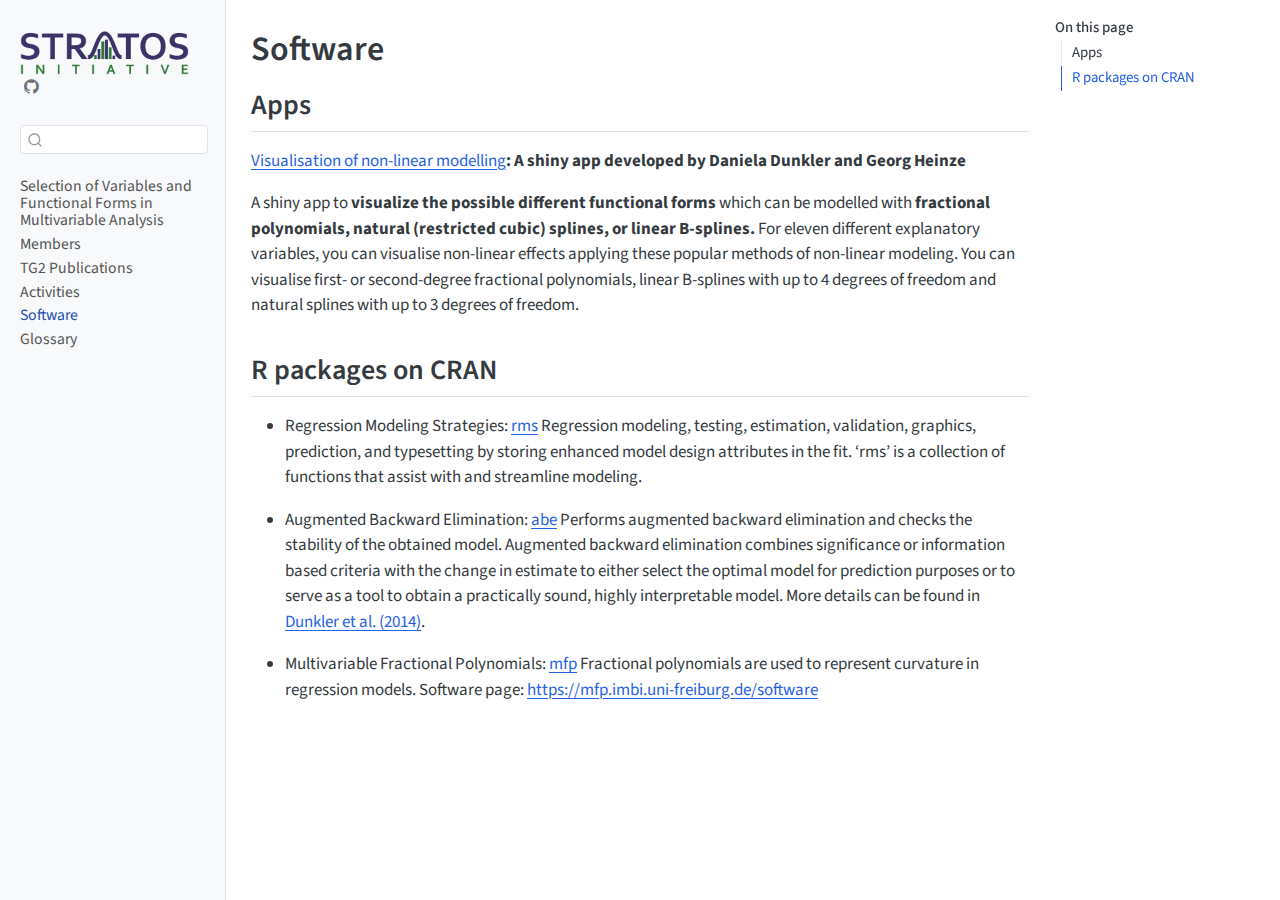
<file: resources.html>
<!DOCTYPE html>
<html xmlns="http://www.w3.org/1999/xhtml" lang="en" xml:lang="en"><head>

<meta charset="utf-8">
<meta name="generator" content="quarto-1.6.43">

<meta name="viewport" content="width=device-width, initial-scale=1.0, user-scalable=yes">


<title>Software – STRATOS TG3: Initial Data Analysis</title>
<style>
code{white-space: pre-wrap;}
span.smallcaps{font-variant: small-caps;}
div.columns{display: flex; gap: min(4vw, 1.5em);}
div.column{flex: auto; overflow-x: auto;}
div.hanging-indent{margin-left: 1.5em; text-indent: -1.5em;}
ul.task-list{list-style: none;}
ul.task-list li input[type="checkbox"] {
  width: 0.8em;
  margin: 0 0.8em 0.2em -1em; /* quarto-specific, see https://github.com/quarto-dev/quarto-cli/issues/4556 */ 
  vertical-align: middle;
}
</style>


<script src="site_libs/quarto-nav/quarto-nav.js"></script>
<script src="site_libs/quarto-nav/headroom.min.js"></script>
<script src="site_libs/clipboard/clipboard.min.js"></script>
<script src="site_libs/quarto-search/autocomplete.umd.js"></script>
<script src="site_libs/quarto-search/fuse.min.js"></script>
<script src="site_libs/quarto-search/quarto-search.js"></script>
<meta name="quarto:offset" content="./">
<script src="site_libs/quarto-html/quarto.js"></script>
<script src="site_libs/quarto-html/popper.min.js"></script>
<script src="site_libs/quarto-html/tippy.umd.min.js"></script>
<script src="site_libs/quarto-html/anchor.min.js"></script>
<link href="site_libs/quarto-html/tippy.css" rel="stylesheet">
<link href="site_libs/quarto-html/quarto-syntax-highlighting-d4d76bf8491c20bad77d141916dc28e1.css" rel="stylesheet" id="quarto-text-highlighting-styles">
<script src="site_libs/bootstrap/bootstrap.min.js"></script>
<link href="site_libs/bootstrap/bootstrap-icons.css" rel="stylesheet">
<link href="site_libs/bootstrap/bootstrap-44d8862ff5335838008e1d1029e4056f.min.css" rel="stylesheet" append-hash="true" id="quarto-bootstrap" data-mode="light">
<script id="quarto-search-options" type="application/json">{
  "location": "sidebar",
  "copy-button": false,
  "collapse-after": 3,
  "panel-placement": "start",
  "type": "textbox",
  "limit": 50,
  "keyboard-shortcut": [
    "f",
    "/",
    "s"
  ],
  "show-item-context": false,
  "language": {
    "search-no-results-text": "No results",
    "search-matching-documents-text": "matching documents",
    "search-copy-link-title": "Copy link to search",
    "search-hide-matches-text": "Hide additional matches",
    "search-more-match-text": "more match in this document",
    "search-more-matches-text": "more matches in this document",
    "search-clear-button-title": "Clear",
    "search-text-placeholder": "",
    "search-detached-cancel-button-title": "Cancel",
    "search-submit-button-title": "Submit",
    "search-label": "Search"
  }
}</script>


<link rel="stylesheet" href="styles.css">
</head>

<body class="nav-sidebar docked">

<div id="quarto-search-results"></div>
  <header id="quarto-header" class="headroom fixed-top">
  <nav class="quarto-secondary-nav">
    <div class="container-fluid d-flex">
      <button type="button" class="quarto-btn-toggle btn" data-bs-toggle="collapse" role="button" data-bs-target=".quarto-sidebar-collapse-item" aria-controls="quarto-sidebar" aria-expanded="false" aria-label="Toggle sidebar navigation" onclick="if (window.quartoToggleHeadroom) { window.quartoToggleHeadroom(); }">
        <i class="bi bi-layout-text-sidebar-reverse"></i>
      </button>
        <nav class="quarto-page-breadcrumbs" aria-label="breadcrumb"><ol class="breadcrumb"><li class="breadcrumb-item"><a href="./resources.html">Software</a></li></ol></nav>
        <a class="flex-grow-1" role="navigation" data-bs-toggle="collapse" data-bs-target=".quarto-sidebar-collapse-item" aria-controls="quarto-sidebar" aria-expanded="false" aria-label="Toggle sidebar navigation" onclick="if (window.quartoToggleHeadroom) { window.quartoToggleHeadroom(); }">      
        </a>
      <button type="button" class="btn quarto-search-button" aria-label="Search" onclick="window.quartoOpenSearch();">
        <i class="bi bi-search"></i>
      </button>
    </div>
  </nav>
</header>
<!-- content -->
<div id="quarto-content" class="quarto-container page-columns page-rows-contents page-layout-article">
<!-- sidebar -->
  <nav id="quarto-sidebar" class="sidebar collapse collapse-horizontal quarto-sidebar-collapse-item sidebar-navigation docked overflow-auto">
    <div class="pt-lg-2 mt-2 text-left sidebar-header">
      <a href="./index.html" class="sidebar-logo-link">
      <img src="./assets/stratos-color-transpbackgr.png" alt="" class="sidebar-logo py-0 d-lg-inline d-none">
      </a>
      <div class="sidebar-tools-main">
    <a href="https://github.com/stratosida/" title="" class="quarto-navigation-tool px-1" aria-label=""><i class="bi bi-github"></i></a>
</div>
      </div>
        <div class="mt-2 flex-shrink-0 align-items-center">
        <div class="sidebar-search">
        <div id="quarto-search" class="" title="Search"></div>
        </div>
        </div>
    <div class="sidebar-menu-container"> 
    <ul class="list-unstyled mt-1">
        <li class="sidebar-item">
  <div class="sidebar-item-container"> 
  <a href="./index.html" class="sidebar-item-text sidebar-link">
 <span class="menu-text">Selection of Variables and Functional Forms in Multivariable Analysis</span></a>
  </div>
</li>
        <li class="sidebar-item">
  <div class="sidebar-item-container"> 
  <a href="./members.html" class="sidebar-item-text sidebar-link">
 <span class="menu-text">Members</span></a>
  </div>
</li>
        <li class="sidebar-item">
  <div class="sidebar-item-container"> 
  <a href="./papers.html" class="sidebar-item-text sidebar-link">
 <span class="menu-text">TG2 Publications</span></a>
  </div>
</li>
        <li class="sidebar-item">
  <div class="sidebar-item-container"> 
  <a href="./activities.html" class="sidebar-item-text sidebar-link">
 <span class="menu-text">Activities</span></a>
  </div>
</li>
        <li class="sidebar-item">
  <div class="sidebar-item-container"> 
  <a href="./resources.html" class="sidebar-item-text sidebar-link active">
 <span class="menu-text">Software</span></a>
  </div>
</li>
        <li class="sidebar-item">
  <div class="sidebar-item-container"> 
  <a href="./glossary.html" class="sidebar-item-text sidebar-link">
 <span class="menu-text">Glossary</span></a>
  </div>
</li>
    </ul>
    </div>
</nav>
<div id="quarto-sidebar-glass" class="quarto-sidebar-collapse-item" data-bs-toggle="collapse" data-bs-target=".quarto-sidebar-collapse-item"></div>
<!-- margin-sidebar -->
    <div id="quarto-margin-sidebar" class="sidebar margin-sidebar">
        <nav id="TOC" role="doc-toc" class="toc-active">
    <h2 id="toc-title">On this page</h2>
   
  <ul>
  <li><a href="#apps" id="toc-apps" class="nav-link active" data-scroll-target="#apps">Apps</a></li>
  <li><a href="#r-packages-on-cran" id="toc-r-packages-on-cran" class="nav-link" data-scroll-target="#r-packages-on-cran">R packages on CRAN</a></li>
  </ul>
</nav>
    </div>
<!-- main -->
<main class="content" id="quarto-document-content">

<header id="title-block-header" class="quarto-title-block default">
<div class="quarto-title">
<h1 class="title">Software</h1>
</div>



<div class="quarto-title-meta">

    
  
    
  </div>
  


</header>


<section id="apps" class="level2">
<h2 class="anchored" data-anchor-id="apps">Apps</h2>
<p><strong><a href="https://biometrician.shinyapps.io/nonlinear_visualisation/">Visualisation of non-linear modelling</a>: A shiny app developed by Daniela Dunkler and Georg Heinze</strong></p>
<p>A shiny app to <strong>visualize the possible different functional forms</strong> which can be modelled with <strong>fractional polynomials, natural (restricted cubic) splines, or linear B-splines.</strong> For eleven different explanatory variables, you can visualise non-linear effects applying these popular methods of non-linear modeling. You can visualise first- or second-degree fractional polynomials, linear B-splines with up to 4 degrees of freedom and natural splines with up to 3 degrees of freedom.</p>
</section>
<section id="r-packages-on-cran" class="level2">
<h2 class="anchored" data-anchor-id="r-packages-on-cran">R packages on CRAN</h2>
<ul>
<li><p>Regression Modeling Strategies: <a href="https://cran.r-project.org/web/packages/rms/index.html">rms</a> Regression modeling, testing, estimation, validation, graphics, prediction, and typesetting by storing enhanced model design attributes in the fit. ‘rms’ is a collection of functions that assist with and streamline modeling.</p></li>
<li><p>Augmented Backward Elimination: <a href="https://cran.r-project.org/web/packages/abe/index.html">abe</a> Performs augmented backward elimination and checks the stability of the obtained model. Augmented backward elimination combines significance or information based criteria with the change in estimate to either select the optimal model for prediction purposes or to serve as a tool to obtain a practically sound, highly interpretable model. More details can be found in <a href="https://journals.plos.org/plosone/article?id=10.1371/journal.pone.0113677">Dunkler et al.&nbsp;(2014)</a>.</p></li>
<li><p>Multivariable Fractional Polynomials: <a href="https://cran.r-project.org/web/packages/mfp/index.html">mfp</a> Fractional polynomials are used to represent curvature in regression models. Software page: <a href="https://mfp.imbi.uni-freiburg.de/software">https://mfp.imbi.uni-freiburg.de/software</a></p></li>
</ul>


</section>

</main> <!-- /main -->
<script id="quarto-html-after-body" type="application/javascript">
window.document.addEventListener("DOMContentLoaded", function (event) {
  const toggleBodyColorMode = (bsSheetEl) => {
    const mode = bsSheetEl.getAttribute("data-mode");
    const bodyEl = window.document.querySelector("body");
    if (mode === "dark") {
      bodyEl.classList.add("quarto-dark");
      bodyEl.classList.remove("quarto-light");
    } else {
      bodyEl.classList.add("quarto-light");
      bodyEl.classList.remove("quarto-dark");
    }
  }
  const toggleBodyColorPrimary = () => {
    const bsSheetEl = window.document.querySelector("link#quarto-bootstrap");
    if (bsSheetEl) {
      toggleBodyColorMode(bsSheetEl);
    }
  }
  toggleBodyColorPrimary();  
  const icon = "";
  const anchorJS = new window.AnchorJS();
  anchorJS.options = {
    placement: 'right',
    icon: icon
  };
  anchorJS.add('.anchored');
  const isCodeAnnotation = (el) => {
    for (const clz of el.classList) {
      if (clz.startsWith('code-annotation-')) {                     
        return true;
      }
    }
    return false;
  }
  const onCopySuccess = function(e) {
    // button target
    const button = e.trigger;
    // don't keep focus
    button.blur();
    // flash "checked"
    button.classList.add('code-copy-button-checked');
    var currentTitle = button.getAttribute("title");
    button.setAttribute("title", "Copied!");
    let tooltip;
    if (window.bootstrap) {
      button.setAttribute("data-bs-toggle", "tooltip");
      button.setAttribute("data-bs-placement", "left");
      button.setAttribute("data-bs-title", "Copied!");
      tooltip = new bootstrap.Tooltip(button, 
        { trigger: "manual", 
          customClass: "code-copy-button-tooltip",
          offset: [0, -8]});
      tooltip.show();    
    }
    setTimeout(function() {
      if (tooltip) {
        tooltip.hide();
        button.removeAttribute("data-bs-title");
        button.removeAttribute("data-bs-toggle");
        button.removeAttribute("data-bs-placement");
      }
      button.setAttribute("title", currentTitle);
      button.classList.remove('code-copy-button-checked');
    }, 1000);
    // clear code selection
    e.clearSelection();
  }
  const getTextToCopy = function(trigger) {
      const codeEl = trigger.previousElementSibling.cloneNode(true);
      for (const childEl of codeEl.children) {
        if (isCodeAnnotation(childEl)) {
          childEl.remove();
        }
      }
      return codeEl.innerText;
  }
  const clipboard = new window.ClipboardJS('.code-copy-button:not([data-in-quarto-modal])', {
    text: getTextToCopy
  });
  clipboard.on('success', onCopySuccess);
  if (window.document.getElementById('quarto-embedded-source-code-modal')) {
    const clipboardModal = new window.ClipboardJS('.code-copy-button[data-in-quarto-modal]', {
      text: getTextToCopy,
      container: window.document.getElementById('quarto-embedded-source-code-modal')
    });
    clipboardModal.on('success', onCopySuccess);
  }
    var localhostRegex = new RegExp(/^(?:http|https):\/\/localhost\:?[0-9]*\//);
    var mailtoRegex = new RegExp(/^mailto:/);
      var filterRegex = new RegExp("https:\/\/stratosida\.github\.io\/");
    var isInternal = (href) => {
        return filterRegex.test(href) || localhostRegex.test(href) || mailtoRegex.test(href);
    }
    // Inspect non-navigation links and adorn them if external
 	var links = window.document.querySelectorAll('a[href]:not(.nav-link):not(.navbar-brand):not(.toc-action):not(.sidebar-link):not(.sidebar-item-toggle):not(.pagination-link):not(.no-external):not([aria-hidden]):not(.dropdown-item):not(.quarto-navigation-tool):not(.about-link)');
    for (var i=0; i<links.length; i++) {
      const link = links[i];
      if (!isInternal(link.href)) {
        // undo the damage that might have been done by quarto-nav.js in the case of
        // links that we want to consider external
        if (link.dataset.originalHref !== undefined) {
          link.href = link.dataset.originalHref;
        }
      }
    }
  function tippyHover(el, contentFn, onTriggerFn, onUntriggerFn) {
    const config = {
      allowHTML: true,
      maxWidth: 500,
      delay: 100,
      arrow: false,
      appendTo: function(el) {
          return el.parentElement;
      },
      interactive: true,
      interactiveBorder: 10,
      theme: 'quarto',
      placement: 'bottom-start',
    };
    if (contentFn) {
      config.content = contentFn;
    }
    if (onTriggerFn) {
      config.onTrigger = onTriggerFn;
    }
    if (onUntriggerFn) {
      config.onUntrigger = onUntriggerFn;
    }
    window.tippy(el, config); 
  }
  const noterefs = window.document.querySelectorAll('a[role="doc-noteref"]');
  for (var i=0; i<noterefs.length; i++) {
    const ref = noterefs[i];
    tippyHover(ref, function() {
      // use id or data attribute instead here
      let href = ref.getAttribute('data-footnote-href') || ref.getAttribute('href');
      try { href = new URL(href).hash; } catch {}
      const id = href.replace(/^#\/?/, "");
      const note = window.document.getElementById(id);
      if (note) {
        return note.innerHTML;
      } else {
        return "";
      }
    });
  }
  const xrefs = window.document.querySelectorAll('a.quarto-xref');
  const processXRef = (id, note) => {
    // Strip column container classes
    const stripColumnClz = (el) => {
      el.classList.remove("page-full", "page-columns");
      if (el.children) {
        for (const child of el.children) {
          stripColumnClz(child);
        }
      }
    }
    stripColumnClz(note)
    if (id === null || id.startsWith('sec-')) {
      // Special case sections, only their first couple elements
      const container = document.createElement("div");
      if (note.children && note.children.length > 2) {
        container.appendChild(note.children[0].cloneNode(true));
        for (let i = 1; i < note.children.length; i++) {
          const child = note.children[i];
          if (child.tagName === "P" && child.innerText === "") {
            continue;
          } else {
            container.appendChild(child.cloneNode(true));
            break;
          }
        }
        if (window.Quarto?.typesetMath) {
          window.Quarto.typesetMath(container);
        }
        return container.innerHTML
      } else {
        if (window.Quarto?.typesetMath) {
          window.Quarto.typesetMath(note);
        }
        return note.innerHTML;
      }
    } else {
      // Remove any anchor links if they are present
      const anchorLink = note.querySelector('a.anchorjs-link');
      if (anchorLink) {
        anchorLink.remove();
      }
      if (window.Quarto?.typesetMath) {
        window.Quarto.typesetMath(note);
      }
      if (note.classList.contains("callout")) {
        return note.outerHTML;
      } else {
        return note.innerHTML;
      }
    }
  }
  for (var i=0; i<xrefs.length; i++) {
    const xref = xrefs[i];
    tippyHover(xref, undefined, function(instance) {
      instance.disable();
      let url = xref.getAttribute('href');
      let hash = undefined; 
      if (url.startsWith('#')) {
        hash = url;
      } else {
        try { hash = new URL(url).hash; } catch {}
      }
      if (hash) {
        const id = hash.replace(/^#\/?/, "");
        const note = window.document.getElementById(id);
        if (note !== null) {
          try {
            const html = processXRef(id, note.cloneNode(true));
            instance.setContent(html);
          } finally {
            instance.enable();
            instance.show();
          }
        } else {
          // See if we can fetch this
          fetch(url.split('#')[0])
          .then(res => res.text())
          .then(html => {
            const parser = new DOMParser();
            const htmlDoc = parser.parseFromString(html, "text/html");
            const note = htmlDoc.getElementById(id);
            if (note !== null) {
              const html = processXRef(id, note);
              instance.setContent(html);
            } 
          }).finally(() => {
            instance.enable();
            instance.show();
          });
        }
      } else {
        // See if we can fetch a full url (with no hash to target)
        // This is a special case and we should probably do some content thinning / targeting
        fetch(url)
        .then(res => res.text())
        .then(html => {
          const parser = new DOMParser();
          const htmlDoc = parser.parseFromString(html, "text/html");
          const note = htmlDoc.querySelector('main.content');
          if (note !== null) {
            // This should only happen for chapter cross references
            // (since there is no id in the URL)
            // remove the first header
            if (note.children.length > 0 && note.children[0].tagName === "HEADER") {
              note.children[0].remove();
            }
            const html = processXRef(null, note);
            instance.setContent(html);
          } 
        }).finally(() => {
          instance.enable();
          instance.show();
        });
      }
    }, function(instance) {
    });
  }
      let selectedAnnoteEl;
      const selectorForAnnotation = ( cell, annotation) => {
        let cellAttr = 'data-code-cell="' + cell + '"';
        let lineAttr = 'data-code-annotation="' +  annotation + '"';
        const selector = 'span[' + cellAttr + '][' + lineAttr + ']';
        return selector;
      }
      const selectCodeLines = (annoteEl) => {
        const doc = window.document;
        const targetCell = annoteEl.getAttribute("data-target-cell");
        const targetAnnotation = annoteEl.getAttribute("data-target-annotation");
        const annoteSpan = window.document.querySelector(selectorForAnnotation(targetCell, targetAnnotation));
        const lines = annoteSpan.getAttribute("data-code-lines").split(",");
        const lineIds = lines.map((line) => {
          return targetCell + "-" + line;
        })
        let top = null;
        let height = null;
        let parent = null;
        if (lineIds.length > 0) {
            //compute the position of the single el (top and bottom and make a div)
            const el = window.document.getElementById(lineIds[0]);
            top = el.offsetTop;
            height = el.offsetHeight;
            parent = el.parentElement.parentElement;
          if (lineIds.length > 1) {
            const lastEl = window.document.getElementById(lineIds[lineIds.length - 1]);
            const bottom = lastEl.offsetTop + lastEl.offsetHeight;
            height = bottom - top;
          }
          if (top !== null && height !== null && parent !== null) {
            // cook up a div (if necessary) and position it 
            let div = window.document.getElementById("code-annotation-line-highlight");
            if (div === null) {
              div = window.document.createElement("div");
              div.setAttribute("id", "code-annotation-line-highlight");
              div.style.position = 'absolute';
              parent.appendChild(div);
            }
            div.style.top = top - 2 + "px";
            div.style.height = height + 4 + "px";
            div.style.left = 0;
            let gutterDiv = window.document.getElementById("code-annotation-line-highlight-gutter");
            if (gutterDiv === null) {
              gutterDiv = window.document.createElement("div");
              gutterDiv.setAttribute("id", "code-annotation-line-highlight-gutter");
              gutterDiv.style.position = 'absolute';
              const codeCell = window.document.getElementById(targetCell);
              const gutter = codeCell.querySelector('.code-annotation-gutter');
              gutter.appendChild(gutterDiv);
            }
            gutterDiv.style.top = top - 2 + "px";
            gutterDiv.style.height = height + 4 + "px";
          }
          selectedAnnoteEl = annoteEl;
        }
      };
      const unselectCodeLines = () => {
        const elementsIds = ["code-annotation-line-highlight", "code-annotation-line-highlight-gutter"];
        elementsIds.forEach((elId) => {
          const div = window.document.getElementById(elId);
          if (div) {
            div.remove();
          }
        });
        selectedAnnoteEl = undefined;
      };
        // Handle positioning of the toggle
    window.addEventListener(
      "resize",
      throttle(() => {
        elRect = undefined;
        if (selectedAnnoteEl) {
          selectCodeLines(selectedAnnoteEl);
        }
      }, 10)
    );
    function throttle(fn, ms) {
    let throttle = false;
    let timer;
      return (...args) => {
        if(!throttle) { // first call gets through
            fn.apply(this, args);
            throttle = true;
        } else { // all the others get throttled
            if(timer) clearTimeout(timer); // cancel #2
            timer = setTimeout(() => {
              fn.apply(this, args);
              timer = throttle = false;
            }, ms);
        }
      };
    }
      // Attach click handler to the DT
      const annoteDls = window.document.querySelectorAll('dt[data-target-cell]');
      for (const annoteDlNode of annoteDls) {
        annoteDlNode.addEventListener('click', (event) => {
          const clickedEl = event.target;
          if (clickedEl !== selectedAnnoteEl) {
            unselectCodeLines();
            const activeEl = window.document.querySelector('dt[data-target-cell].code-annotation-active');
            if (activeEl) {
              activeEl.classList.remove('code-annotation-active');
            }
            selectCodeLines(clickedEl);
            clickedEl.classList.add('code-annotation-active');
          } else {
            // Unselect the line
            unselectCodeLines();
            clickedEl.classList.remove('code-annotation-active');
          }
        });
      }
  const findCites = (el) => {
    const parentEl = el.parentElement;
    if (parentEl) {
      const cites = parentEl.dataset.cites;
      if (cites) {
        return {
          el,
          cites: cites.split(' ')
        };
      } else {
        return findCites(el.parentElement)
      }
    } else {
      return undefined;
    }
  };
  var bibliorefs = window.document.querySelectorAll('a[role="doc-biblioref"]');
  for (var i=0; i<bibliorefs.length; i++) {
    const ref = bibliorefs[i];
    const citeInfo = findCites(ref);
    if (citeInfo) {
      tippyHover(citeInfo.el, function() {
        var popup = window.document.createElement('div');
        citeInfo.cites.forEach(function(cite) {
          var citeDiv = window.document.createElement('div');
          citeDiv.classList.add('hanging-indent');
          citeDiv.classList.add('csl-entry');
          var biblioDiv = window.document.getElementById('ref-' + cite);
          if (biblioDiv) {
            citeDiv.innerHTML = biblioDiv.innerHTML;
          }
          popup.appendChild(citeDiv);
        });
        return popup.innerHTML;
      });
    }
  }
});
</script>
</div> <!-- /content -->




</body></html>
</file>
<file: site_libs/quarto-html/tippy.css>
.tippy-box[data-animation=fade][data-state=hidden]{opacity:0}[data-tippy-root]{max-width:calc(100vw - 10px)}.tippy-box{position:relative;background-color:#333;color:#fff;border-radius:4px;font-size:14px;line-height:1.4;white-space:normal;outline:0;transition-property:transform,visibility,opacity}.tippy-box[data-placement^=top]>.tippy-arrow{bottom:0}.tippy-box[data-placement^=top]>.tippy-arrow:before{bottom:-7px;left:0;border-width:8px 8px 0;border-top-color:initial;transform-origin:center top}.tippy-box[data-placement^=bottom]>.tippy-arrow{top:0}.tippy-box[data-placement^=bottom]>.tippy-arrow:before{top:-7px;left:0;border-width:0 8px 8px;border-bottom-color:initial;transform-origin:center bottom}.tippy-box[data-placement^=left]>.tippy-arrow{right:0}.tippy-box[data-placement^=left]>.tippy-arrow:before{border-width:8px 0 8px 8px;border-left-color:initial;right:-7px;transform-origin:center left}.tippy-box[data-placement^=right]>.tippy-arrow{left:0}.tippy-box[data-placement^=right]>.tippy-arrow:before{left:-7px;border-width:8px 8px 8px 0;border-right-color:initial;transform-origin:center right}.tippy-box[data-inertia][data-state=visible]{transition-timing-function:cubic-bezier(.54,1.5,.38,1.11)}.tippy-arrow{width:16px;height:16px;color:#333}.tippy-arrow:before{content:"";position:absolute;border-color:transparent;border-style:solid}.tippy-content{position:relative;padding:5px 9px;z-index:1}
</file>
<file: site_libs/quarto-html/quarto-syntax-highlighting-d4d76bf8491c20bad77d141916dc28e1.css>
/* quarto syntax highlight colors */
:root {
  --quarto-hl-ot-color: #003B4F;
  --quarto-hl-at-color: #657422;
  --quarto-hl-ss-color: #20794D;
  --quarto-hl-an-color: #5E5E5E;
  --quarto-hl-fu-color: #4758AB;
  --quarto-hl-st-color: #20794D;
  --quarto-hl-cf-color: #003B4F;
  --quarto-hl-op-color: #5E5E5E;
  --quarto-hl-er-color: #AD0000;
  --quarto-hl-bn-color: #AD0000;
  --quarto-hl-al-color: #AD0000;
  --quarto-hl-va-color: #111111;
  --quarto-hl-bu-color: inherit;
  --quarto-hl-ex-color: inherit;
  --quarto-hl-pp-color: #AD0000;
  --quarto-hl-in-color: #5E5E5E;
  --quarto-hl-vs-color: #20794D;
  --quarto-hl-wa-color: #5E5E5E;
  --quarto-hl-do-color: #5E5E5E;
  --quarto-hl-im-color: #00769E;
  --quarto-hl-ch-color: #20794D;
  --quarto-hl-dt-color: #AD0000;
  --quarto-hl-fl-color: #AD0000;
  --quarto-hl-co-color: #5E5E5E;
  --quarto-hl-cv-color: #5E5E5E;
  --quarto-hl-cn-color: #8f5902;
  --quarto-hl-sc-color: #5E5E5E;
  --quarto-hl-dv-color: #AD0000;
  --quarto-hl-kw-color: #003B4F;
}

/* other quarto variables */
:root {
  --quarto-font-monospace: SFMono-Regular, Menlo, Monaco, Consolas, "Liberation Mono", "Courier New", monospace;
}

pre > code.sourceCode > span {
  color: #003B4F;
}

code span {
  color: #003B4F;
}

code.sourceCode > span {
  color: #003B4F;
}

div.sourceCode,
div.sourceCode pre.sourceCode {
  color: #003B4F;
}

code span.ot {
  color: #003B4F;
  font-style: inherit;
}

code span.at {
  color: #657422;
  font-style: inherit;
}

code span.ss {
  color: #20794D;
  font-style: inherit;
}

code span.an {
  color: #5E5E5E;
  font-style: inherit;
}

code span.fu {
  color: #4758AB;
  font-style: inherit;
}

code span.st {
  color: #20794D;
  font-style: inherit;
}

code span.cf {
  color: #003B4F;
  font-weight: bold;
  font-style: inherit;
}

code span.op {
  color: #5E5E5E;
  font-style: inherit;
}

code span.er {
  color: #AD0000;
  font-style: inherit;
}

code span.bn {
  color: #AD0000;
  font-style: inherit;
}

code span.al {
  color: #AD0000;
  font-style: inherit;
}

code span.va {
  color: #111111;
  font-style: inherit;
}

code span.bu {
  font-style: inherit;
}

code span.ex {
  font-style: inherit;
}

code span.pp {
  color: #AD0000;
  font-style: inherit;
}

code span.in {
  color: #5E5E5E;
  font-style: inherit;
}

code span.vs {
  color: #20794D;
  font-style: inherit;
}

code span.wa {
  color: #5E5E5E;
  font-style: italic;
}

code span.do {
  color: #5E5E5E;
  font-style: italic;
}

code span.im {
  color: #00769E;
  font-style: inherit;
}

code span.ch {
  color: #20794D;
  font-style: inherit;
}

code span.dt {
  color: #AD0000;
  font-style: inherit;
}

code span.fl {
  color: #AD0000;
  font-style: inherit;
}

code span.co {
  color: #5E5E5E;
  font-style: inherit;
}

code span.cv {
  color: #5E5E5E;
  font-style: italic;
}

code span.cn {
  color: #8f5902;
  font-style: inherit;
}

code span.sc {
  color: #5E5E5E;
  font-style: inherit;
}

code span.dv {
  color: #AD0000;
  font-style: inherit;
}

code span.kw {
  color: #003B4F;
  font-weight: bold;
  font-style: inherit;
}

.prevent-inlining {
  content: "</";
}

/*# sourceMappingURL=c9c5d451c23b744f9cb2c98992a0aef2.css.map */
</file>
<file: styles.css>
/* css styles */
</file>
